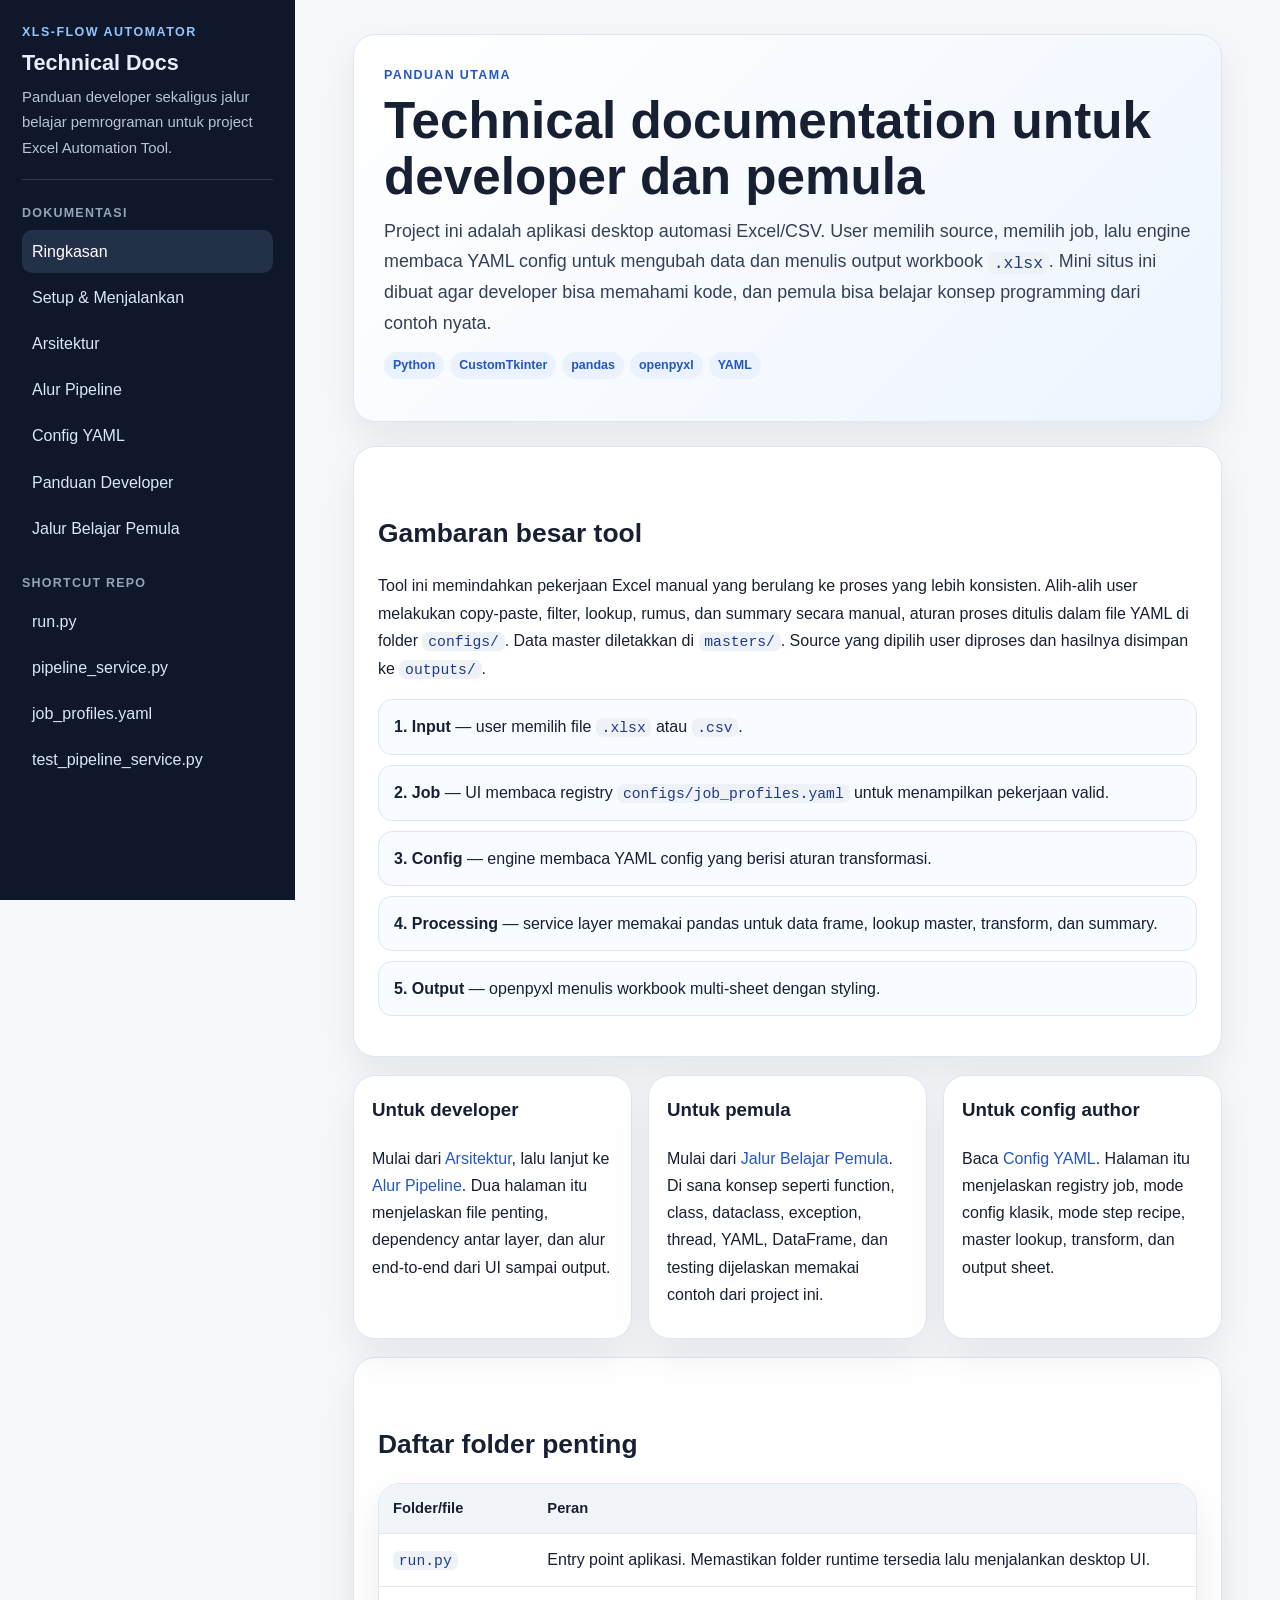
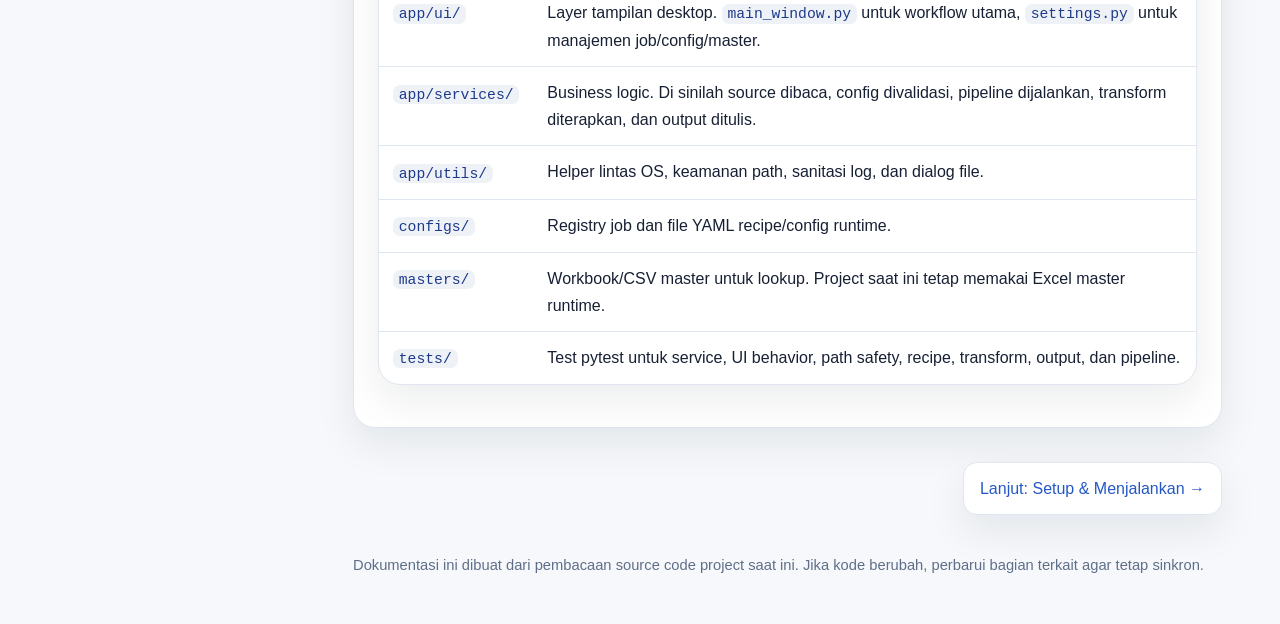
<file: technical-doc-developer/index.html>
<!doctype html><html lang="id"><head><meta charset="utf-8"><meta name="viewport" content="width=device-width, initial-scale=1"><title>Ringkasan Technical Doc</title><link rel="stylesheet" href="assets/styles.css"></head><body><div class="layout">
<aside class="sidebar">
  <div class="brand"><div class="kicker">XLS-Flow Automator</div><h1>Technical Docs</h1><p>Panduan developer sekaligus jalur belajar pemrograman untuk project Excel Automation Tool.</p></div>
  <div class="nav-section"><h2>Dokumentasi</h2>
    <a href="index.html" class="active">Ringkasan</a>
    <a href="getting-started.html" >Setup & Menjalankan</a>
    <a href="architecture.html" >Arsitektur</a>
    <a href="pipeline.html" >Alur Pipeline</a>
    <a href="config-yaml.html" >Config YAML</a>
    <a href="developer-guide.html" >Panduan Developer</a>
    <a href="learning-path.html" >Jalur Belajar Pemula</a>
  </div>
  <div class="nav-section"><h2>Shortcut Repo</h2>
    <a href="../run.py">run.py</a>
    <a href="../app/services/pipeline_service.py">pipeline_service.py</a>
    <a href="../configs/job_profiles.yaml">job_profiles.yaml</a>
    <a href="../tests/test_pipeline_service.py">test_pipeline_service.py</a>
  </div>
</aside><main class="content">
<section class="hero"><div class="kicker">Panduan utama</div><h1>Technical documentation untuk developer dan pemula</h1><p class="lead">Project ini adalah aplikasi desktop automasi Excel/CSV. User memilih source, memilih job, lalu engine membaca YAML config untuk mengubah data dan menulis output workbook <code>.xlsx</code>. Mini situs ini dibuat agar developer bisa memahami kode, dan pemula bisa belajar konsep programming dari contoh nyata.</p><p><span class="badge">Python</span><span class="badge">CustomTkinter</span><span class="badge">pandas</span><span class="badge">openpyxl</span><span class="badge">YAML</span></p></section>
<section class="card"><h2>Gambaran besar tool</h2><p>Tool ini memindahkan pekerjaan Excel manual yang berulang ke proses yang lebih konsisten. Alih-alih user melakukan copy-paste, filter, lookup, rumus, dan summary secara manual, aturan proses ditulis dalam file YAML di folder <code>configs/</code>. Data master diletakkan di <code>masters/</code>. Source yang dipilih user diproses dan hasilnya disimpan ke <code>outputs/</code>.</p><div class="flow"><div><strong>1. Input</strong> — user memilih file <code>.xlsx</code> atau <code>.csv</code>.</div><div><strong>2. Job</strong> — UI membaca registry <code>configs/job_profiles.yaml</code> untuk menampilkan pekerjaan valid.</div><div><strong>3. Config</strong> — engine membaca YAML config yang berisi aturan transformasi.</div><div><strong>4. Processing</strong> — service layer memakai pandas untuk data frame, lookup master, transform, dan summary.</div><div><strong>5. Output</strong> — openpyxl menulis workbook multi-sheet dengan styling.</div></div></section>
<section class="grid"><div class="grid-card"><h3>Untuk developer</h3><p>Mulai dari <a href="architecture.html">Arsitektur</a>, lalu lanjut ke <a href="pipeline.html">Alur Pipeline</a>. Dua halaman itu menjelaskan file penting, dependency antar layer, dan alur end-to-end dari UI sampai output.</p></div><div class="grid-card"><h3>Untuk pemula</h3><p>Mulai dari <a href="learning-path.html">Jalur Belajar Pemula</a>. Di sana konsep seperti function, class, dataclass, exception, thread, YAML, DataFrame, dan testing dijelaskan memakai contoh dari project ini.</p></div><div class="grid-card"><h3>Untuk config author</h3><p>Baca <a href="config-yaml.html">Config YAML</a>. Halaman itu menjelaskan registry job, mode config klasik, mode step recipe, master lookup, transform, dan output sheet.</p></div></section>
<section class="card"><h2>Daftar folder penting</h2><table><tr><th>Folder/file</th><th>Peran</th></tr><tr><td><code>run.py</code></td><td>Entry point aplikasi. Memastikan folder runtime tersedia lalu menjalankan desktop UI.</td></tr><tr><td><code>app/ui/</code></td><td>Layer tampilan desktop. <code>main_window.py</code> untuk workflow utama, <code>settings.py</code> untuk manajemen job/config/master.</td></tr><tr><td><code>app/services/</code></td><td>Business logic. Di sinilah source dibaca, config divalidasi, pipeline dijalankan, transform diterapkan, dan output ditulis.</td></tr><tr><td><code>app/utils/</code></td><td>Helper lintas OS, keamanan path, sanitasi log, dan dialog file.</td></tr><tr><td><code>configs/</code></td><td>Registry job dan file YAML recipe/config runtime.</td></tr><tr><td><code>masters/</code></td><td>Workbook/CSV master untuk lookup. Project saat ini tetap memakai Excel master runtime.</td></tr><tr><td><code>tests/</code></td><td>Test pytest untuk service, UI behavior, path safety, recipe, transform, output, dan pipeline.</td></tr></table></section>
<div class="next-prev"><span></span><a href="getting-started.html">Lanjut: Setup & Menjalankan →</a></div>
<div class="footer">Dokumentasi ini dibuat dari pembacaan source code project saat ini. Jika kode berubah, perbarui bagian terkait agar tetap sinkron.</div></main></div></body></html>
</file>
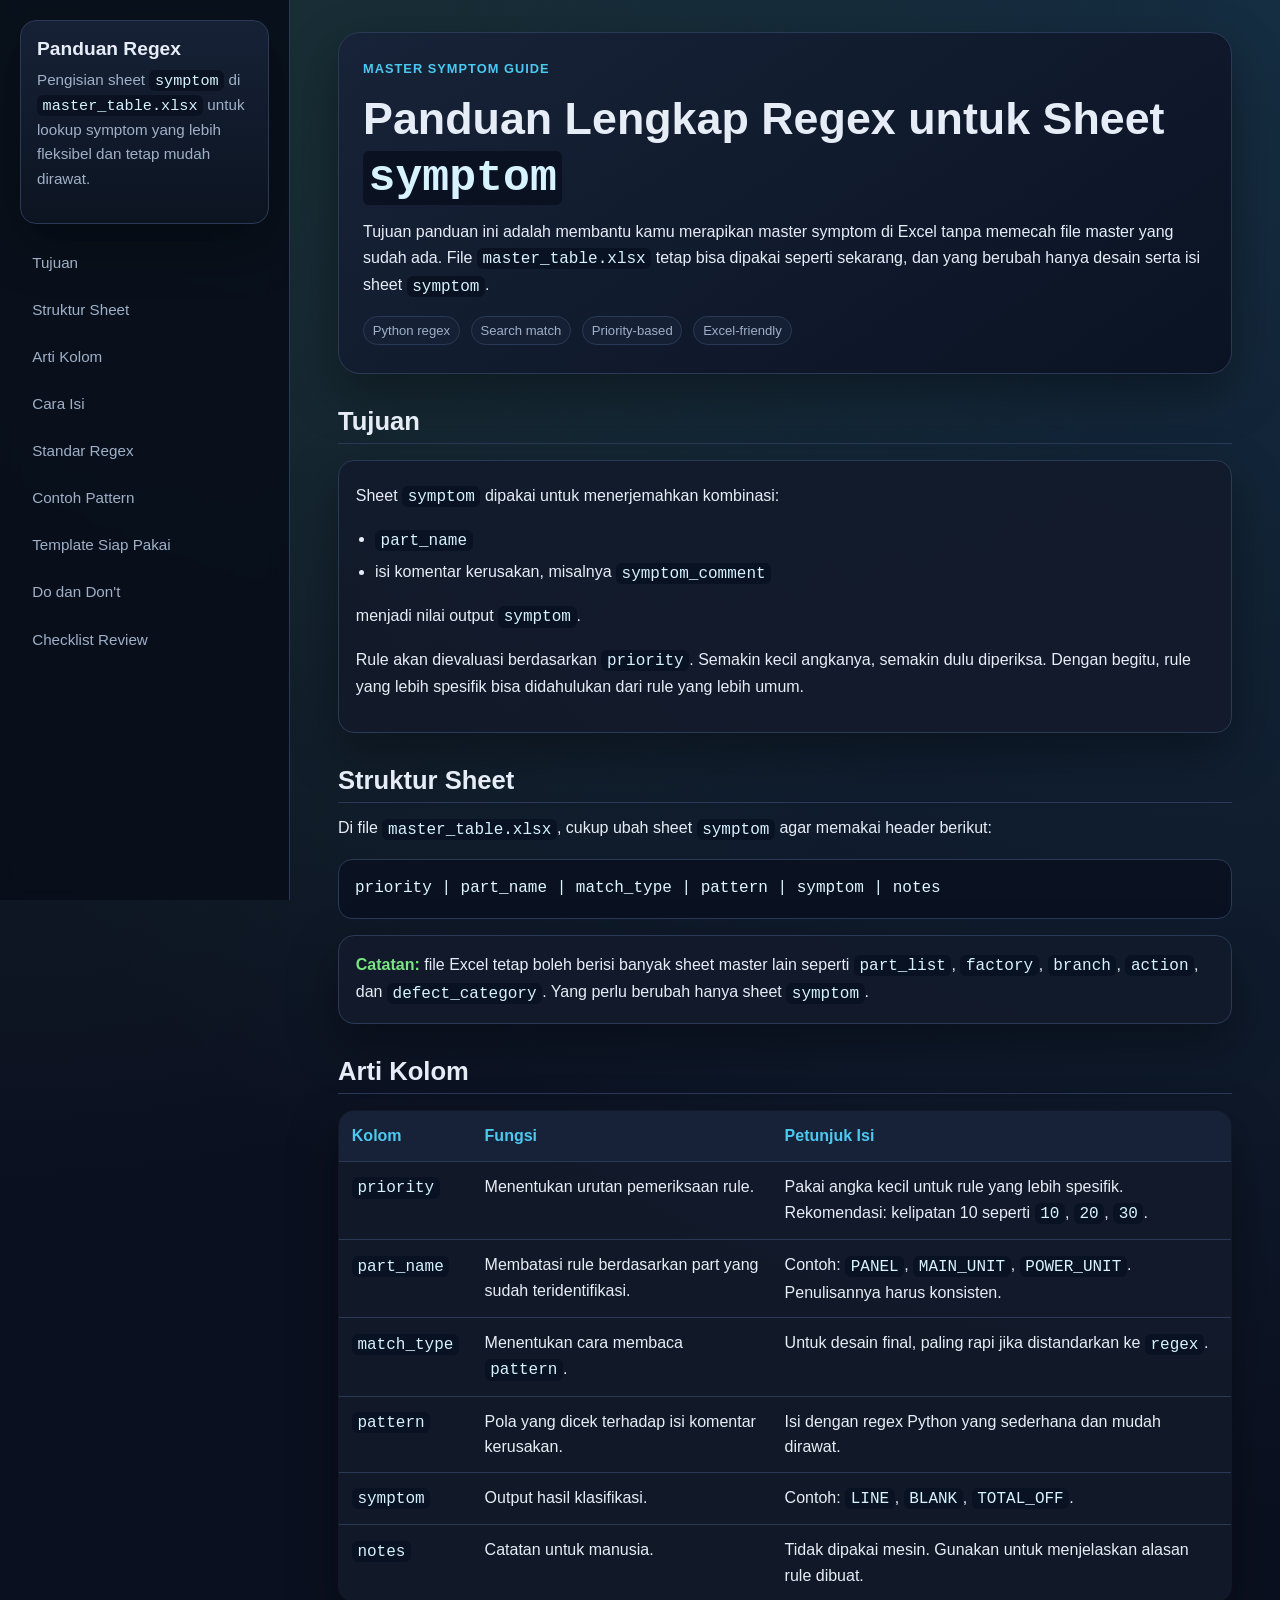
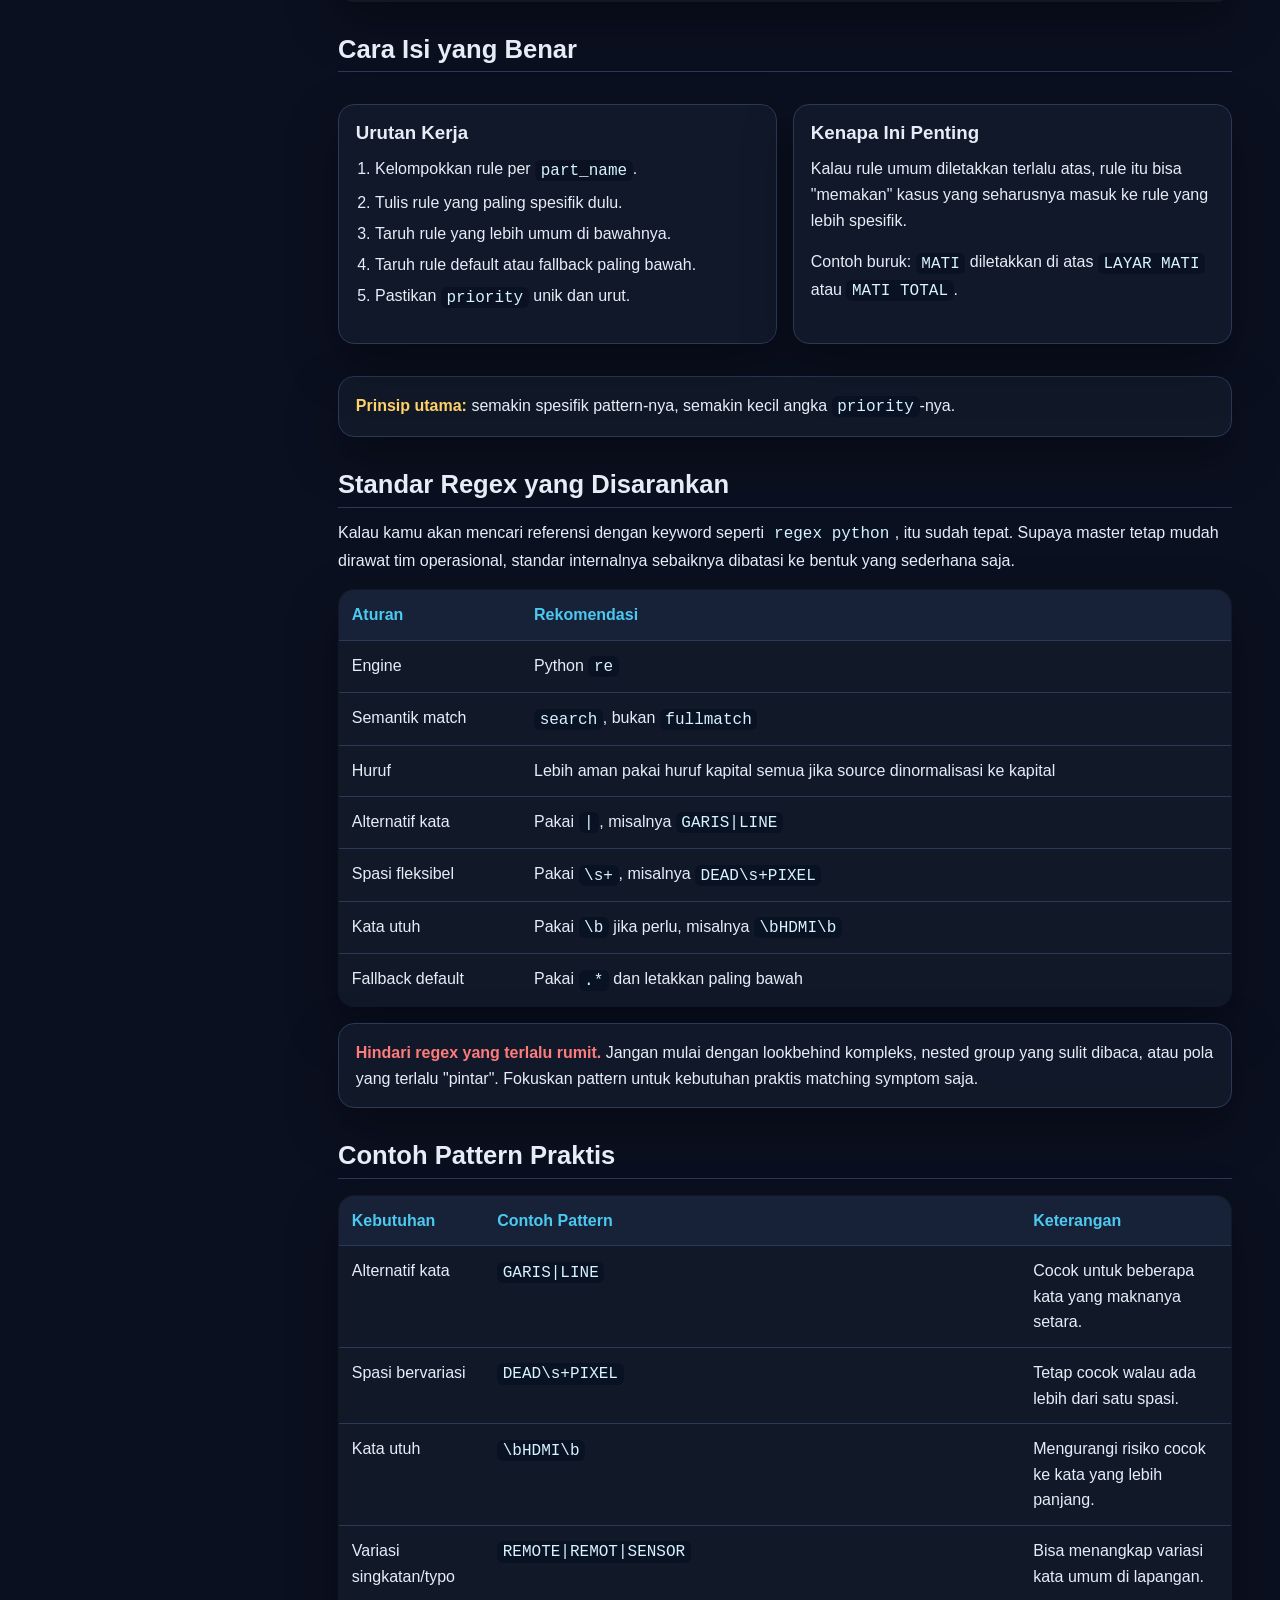
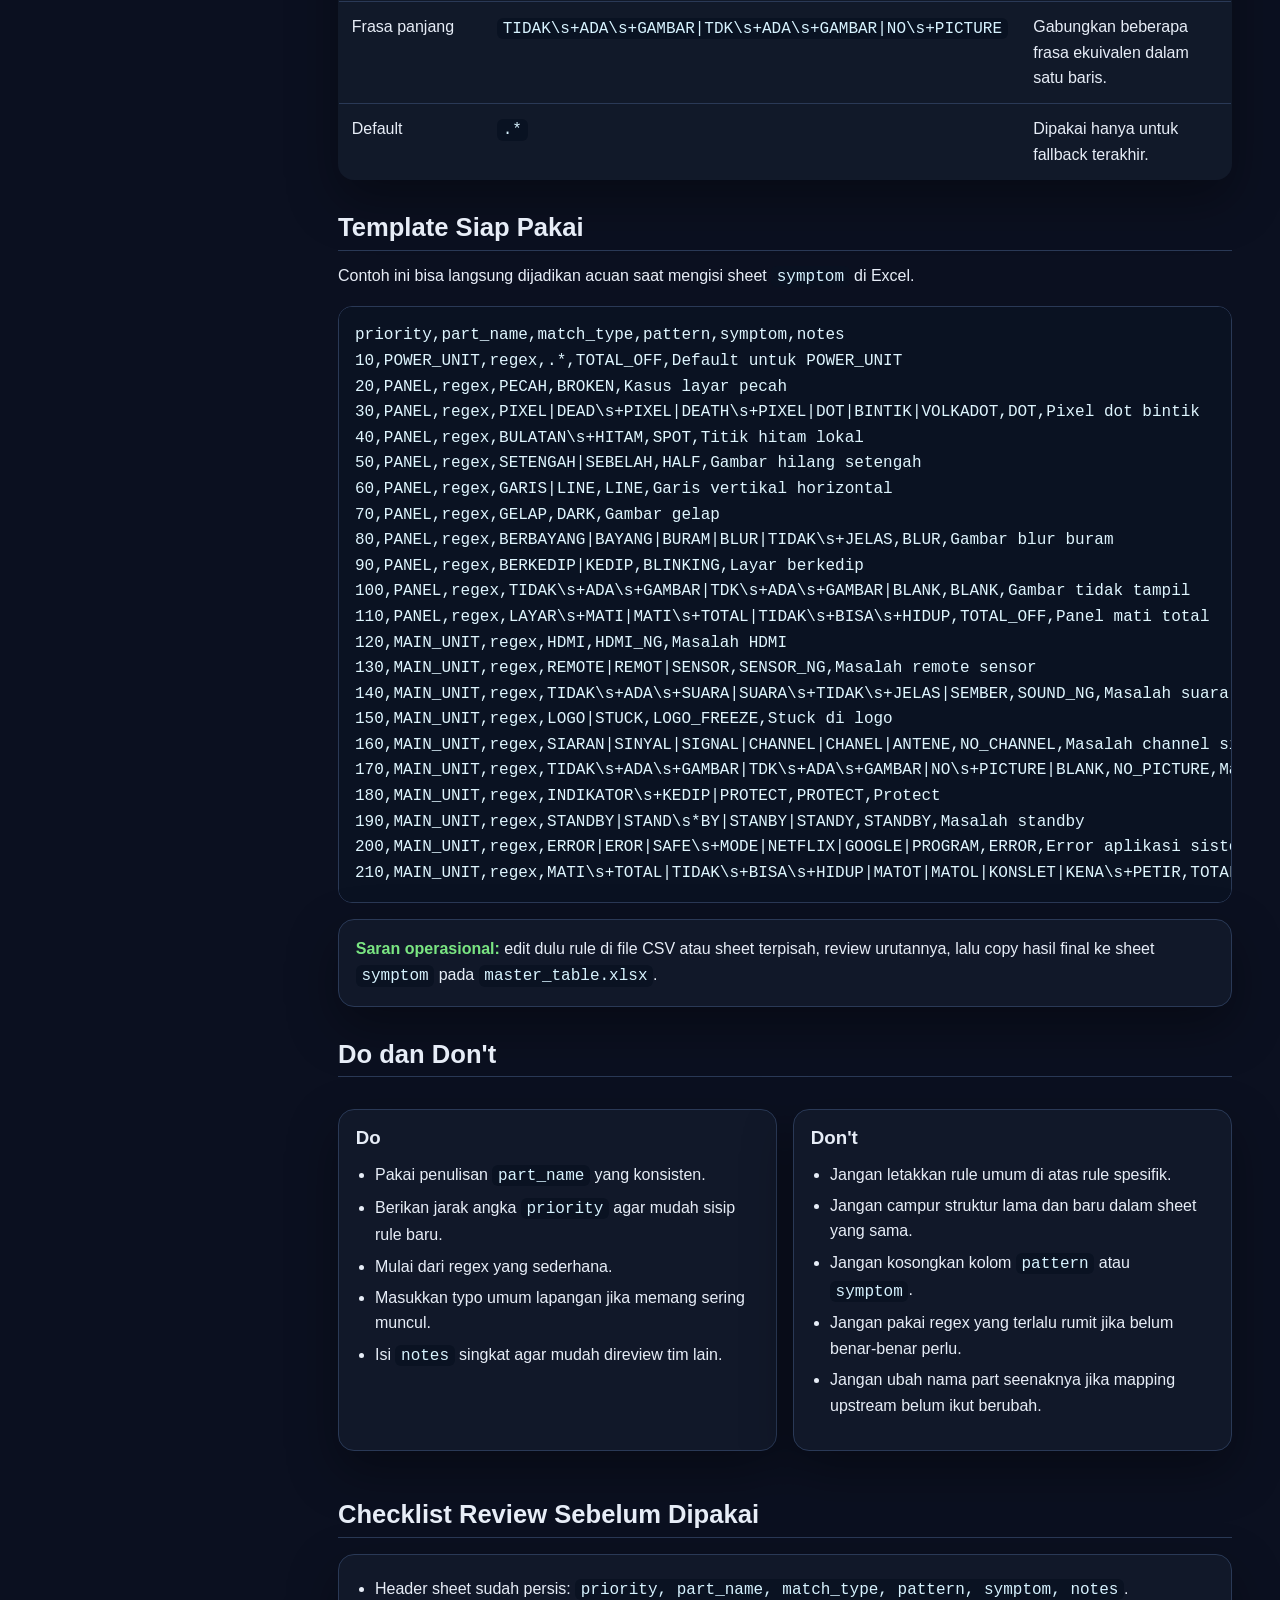
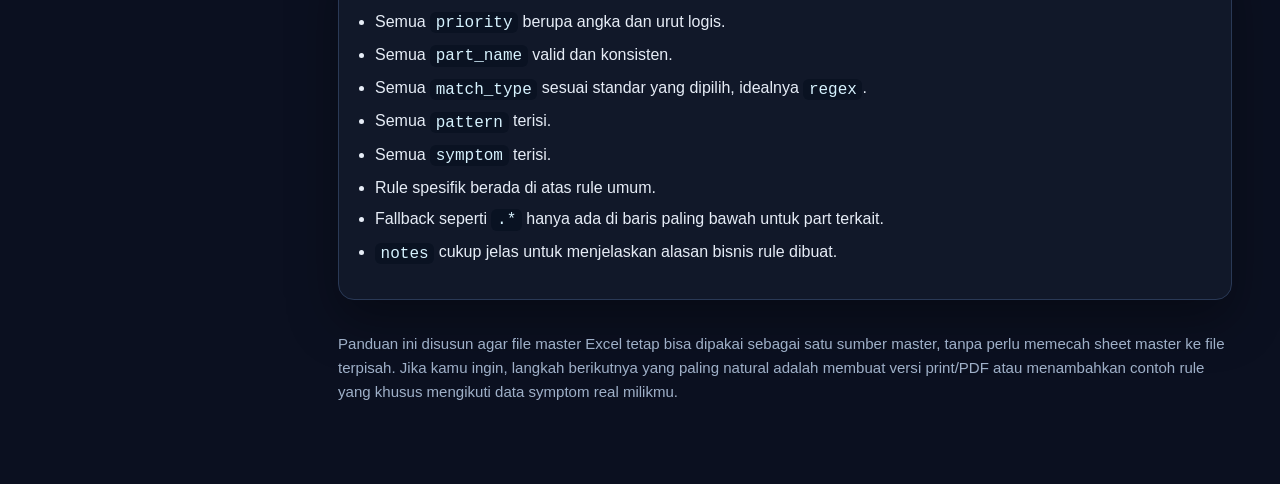
<file: panduan-regex.html>
<!doctype html>
<html lang="id">
<head>
  <meta charset="utf-8">
  <meta name="viewport" content="width=device-width, initial-scale=1">
  <title>Panduan Regex Sheet Symptom</title>
  <style>
    :root {
      --bg: #0b1020;
      --panel: #121a2b;
      --panel-2: #172238;
      --text: #e7edf7;
      --muted: #9fb0c8;
      --accent: #4cc9f0;
      --accent-2: #7ae582;
      --warn: #ffd166;
      --border: #2a3956;
      --code: #0a1222;
      --danger: #ff7b7b;
      --shadow: 0 20px 50px rgba(0, 0, 0, 0.35);
    }

    * {
      box-sizing: border-box;
    }

    html {
      scroll-behavior: smooth;
    }

    body {
      margin: 0;
      font-family: "Segoe UI", Arial, sans-serif;
      color: var(--text);
      background:
        radial-gradient(circle at top right, rgba(76, 201, 240, 0.16), transparent 28%),
        radial-gradient(circle at top left, rgba(122, 229, 130, 0.12), transparent 22%),
        var(--bg);
      line-height: 1.6;
    }

    .layout {
      display: grid;
      grid-template-columns: 290px minmax(0, 1fr);
      min-height: 100vh;
    }

    .sidebar {
      position: sticky;
      top: 0;
      align-self: start;
      height: 100vh;
      padding: 1.25rem;
      border-right: 1px solid var(--border);
      background: rgba(7, 13, 25, 0.86);
      backdrop-filter: blur(10px);
      overflow: auto;
    }

    .brand {
      margin-bottom: 1.1rem;
      padding: 1rem;
      border: 1px solid var(--border);
      border-radius: 16px;
      background: linear-gradient(180deg, rgba(23, 34, 56, 0.95), rgba(13, 20, 34, 0.95));
      box-shadow: var(--shadow);
    }

    .brand h1 {
      margin: 0 0 0.35rem;
      font-size: 1.2rem;
      line-height: 1.3;
    }

    .brand p,
    .sidebar p,
    .sidebar li,
    .sidebar a {
      color: var(--muted);
      font-size: 0.95rem;
    }

    .sidebar nav a {
      display: block;
      padding: 0.5rem 0.7rem;
      margin-bottom: 0.3rem;
      border: 1px solid transparent;
      border-radius: 10px;
      text-decoration: none;
    }

    .sidebar nav a:hover {
      color: var(--text);
      border-color: var(--border);
      background: rgba(23, 34, 56, 0.7);
    }

    .content {
      padding: 2rem clamp(1rem, 4vw, 3rem) 4rem;
    }

    .hero {
      padding: 1.4rem 1.5rem;
      margin-bottom: 1.4rem;
      border: 1px solid var(--border);
      border-radius: 22px;
      background: linear-gradient(145deg, rgba(23, 34, 56, 0.92), rgba(10, 18, 34, 0.96));
      box-shadow: var(--shadow);
    }

    .hero .eyebrow {
      display: inline-block;
      margin-bottom: 0.7rem;
      color: var(--accent);
      font-size: 0.8rem;
      font-weight: 700;
      text-transform: uppercase;
      letter-spacing: 0.08em;
    }

    h1, h2, h3 {
      margin: 0 0 0.75rem;
      line-height: 1.25;
    }

    h1 {
      font-size: clamp(1.8rem, 4vw, 2.8rem);
    }

    h2 {
      margin-top: 2rem;
      font-size: clamp(1.3rem, 2vw, 1.8rem);
      padding-bottom: 0.35rem;
      border-bottom: 1px solid var(--border);
    }

    p {
      margin: 0.35rem 0 1rem;
    }

    .panel,
    .callout,
    table {
      border: 1px solid var(--border);
      border-radius: 16px;
      background: rgba(18, 26, 43, 0.9);
      box-shadow: var(--shadow);
    }

    .panel,
    .callout {
      padding: 1rem 1.05rem;
      margin: 1rem 0;
    }

    .callout strong {
      color: var(--accent-2);
    }

    .warn strong {
      color: var(--warn);
    }

    .danger strong {
      color: var(--danger);
    }

    .grid {
      display: grid;
      grid-template-columns: repeat(2, minmax(0, 1fr));
      gap: 1rem;
      margin: 1rem 0;
    }

    ul,
    ol {
      padding-left: 1.2rem;
      margin: 0.3rem 0 1rem;
    }

    li {
      margin-bottom: 0.35rem;
    }

    code,
    pre {
      font-family: Consolas, "Courier New", monospace;
    }

    code {
      padding: 0.1rem 0.35rem;
      border-radius: 6px;
      background: rgba(10, 18, 34, 0.95);
      color: #d7f3ff;
    }

    pre {
      margin: 0.8rem 0 1rem;
      padding: 1rem;
      overflow: auto;
      border: 1px solid var(--border);
      border-radius: 14px;
      background: var(--code);
      color: #dff6ff;
    }

    table {
      width: 100%;
      border-collapse: collapse;
      overflow: hidden;
      margin: 1rem 0;
    }

    th,
    td {
      padding: 0.75rem 0.8rem;
      border-bottom: 1px solid var(--border);
      text-align: left;
      vertical-align: top;
    }

    th {
      background: rgba(23, 34, 56, 0.96);
      color: var(--accent);
    }

    tr:last-child td {
      border-bottom: none;
    }

    .tag {
      display: inline-block;
      margin-right: 0.4rem;
      margin-bottom: 0.35rem;
      padding: 0.18rem 0.55rem;
      border: 1px solid var(--border);
      border-radius: 999px;
      font-size: 0.82rem;
      color: var(--muted);
      background: rgba(23, 34, 56, 0.8);
    }

    .footer-note {
      margin-top: 2rem;
      color: var(--muted);
      font-size: 0.94rem;
    }

    @media (max-width: 980px) {
      .layout {
        grid-template-columns: 1fr;
      }

      .sidebar {
        position: static;
        height: auto;
        border-right: none;
        border-bottom: 1px solid var(--border);
      }

      .grid {
        grid-template-columns: 1fr;
      }
    }
  </style>
</head>
<body>
  <div class="layout">
    <aside class="sidebar">
      <div class="brand">
        <h1>Panduan Regex</h1>
        <p>Pengisian sheet <code>symptom</code> di <code>master_table.xlsx</code> untuk lookup symptom yang lebih fleksibel dan tetap mudah dirawat.</p>
      </div>

      <nav>
        <a href="#tujuan">Tujuan</a>
        <a href="#sheet">Struktur Sheet</a>
        <a href="#kolom">Arti Kolom</a>
        <a href="#alur">Cara Isi</a>
        <a href="#regex">Standar Regex</a>
        <a href="#contoh">Contoh Pattern</a>
        <a href="#template">Template Siap Pakai</a>
        <a href="#do-dont">Do dan Don't</a>
        <a href="#checklist">Checklist Review</a>
      </nav>
    </aside>

    <main class="content">
      <section class="hero">
        <span class="eyebrow">Master Symptom Guide</span>
        <h1>Panduan Lengkap Regex untuk Sheet <code>symptom</code></h1>
        <p>Tujuan panduan ini adalah membantu kamu merapikan master symptom di Excel tanpa memecah file master yang sudah ada. File <code>master_table.xlsx</code> tetap bisa dipakai seperti sekarang, dan yang berubah hanya desain serta isi sheet <code>symptom</code>.</p>
        <div>
          <span class="tag">Python regex</span>
          <span class="tag">Search match</span>
          <span class="tag">Priority-based</span>
          <span class="tag">Excel-friendly</span>
        </div>
      </section>

      <section id="tujuan">
        <h2>Tujuan</h2>
        <div class="panel">
          <p>Sheet <code>symptom</code> dipakai untuk menerjemahkan kombinasi:</p>
          <ul>
            <li><code>part_name</code></li>
            <li>isi komentar kerusakan, misalnya <code>symptom_comment</code></li>
          </ul>
          <p>menjadi nilai output <code>symptom</code>.</p>
          <p>Rule akan dievaluasi berdasarkan <code>priority</code>. Semakin kecil angkanya, semakin dulu diperiksa. Dengan begitu, rule yang lebih spesifik bisa didahulukan dari rule yang lebih umum.</p>
        </div>
      </section>

      <section id="sheet">
        <h2>Struktur Sheet</h2>
        <p>Di file <code>master_table.xlsx</code>, cukup ubah sheet <code>symptom</code> agar memakai header berikut:</p>
        <pre>priority | part_name | match_type | pattern | symptom | notes</pre>
        <div class="callout">
          <strong>Catatan:</strong> file Excel tetap boleh berisi banyak sheet master lain seperti <code>part_list</code>, <code>factory</code>, <code>branch</code>, <code>action</code>, dan <code>defect_category</code>. Yang perlu berubah hanya sheet <code>symptom</code>.
        </div>
      </section>

      <section id="kolom">
        <h2>Arti Kolom</h2>
        <table>
          <thead>
            <tr>
              <th>Kolom</th>
              <th>Fungsi</th>
              <th>Petunjuk Isi</th>
            </tr>
          </thead>
          <tbody>
            <tr>
              <td><code>priority</code></td>
              <td>Menentukan urutan pemeriksaan rule.</td>
              <td>Pakai angka kecil untuk rule yang lebih spesifik. Rekomendasi: kelipatan 10 seperti <code>10</code>, <code>20</code>, <code>30</code>.</td>
            </tr>
            <tr>
              <td><code>part_name</code></td>
              <td>Membatasi rule berdasarkan part yang sudah teridentifikasi.</td>
              <td>Contoh: <code>PANEL</code>, <code>MAIN_UNIT</code>, <code>POWER_UNIT</code>. Penulisannya harus konsisten.</td>
            </tr>
            <tr>
              <td><code>match_type</code></td>
              <td>Menentukan cara membaca <code>pattern</code>.</td>
              <td>Untuk desain final, paling rapi jika distandarkan ke <code>regex</code>.</td>
            </tr>
            <tr>
              <td><code>pattern</code></td>
              <td>Pola yang dicek terhadap isi komentar kerusakan.</td>
              <td>Isi dengan regex Python yang sederhana dan mudah dirawat.</td>
            </tr>
            <tr>
              <td><code>symptom</code></td>
              <td>Output hasil klasifikasi.</td>
              <td>Contoh: <code>LINE</code>, <code>BLANK</code>, <code>TOTAL_OFF</code>.</td>
            </tr>
            <tr>
              <td><code>notes</code></td>
              <td>Catatan untuk manusia.</td>
              <td>Tidak dipakai mesin. Gunakan untuk menjelaskan alasan rule dibuat.</td>
            </tr>
          </tbody>
        </table>
      </section>

      <section id="alur">
        <h2>Cara Isi yang Benar</h2>
        <div class="grid">
          <div class="panel">
            <h3>Urutan Kerja</h3>
            <ol>
              <li>Kelompokkan rule per <code>part_name</code>.</li>
              <li>Tulis rule yang paling spesifik dulu.</li>
              <li>Taruh rule yang lebih umum di bawahnya.</li>
              <li>Taruh rule default atau fallback paling bawah.</li>
              <li>Pastikan <code>priority</code> unik dan urut.</li>
            </ol>
          </div>
          <div class="panel">
            <h3>Kenapa Ini Penting</h3>
            <p>Kalau rule umum diletakkan terlalu atas, rule itu bisa "memakan" kasus yang seharusnya masuk ke rule yang lebih spesifik.</p>
            <p>Contoh buruk: <code>MATI</code> diletakkan di atas <code>LAYAR MATI</code> atau <code>MATI TOTAL</code>.</p>
          </div>
        </div>

        <div class="callout warn">
          <strong>Prinsip utama:</strong> semakin spesifik pattern-nya, semakin kecil angka <code>priority</code>-nya.
        </div>
      </section>

      <section id="regex">
        <h2>Standar Regex yang Disarankan</h2>
        <p>Kalau kamu akan mencari referensi dengan keyword seperti <code>regex python</code>, itu sudah tepat. Supaya master tetap mudah dirawat tim operasional, standar internalnya sebaiknya dibatasi ke bentuk yang sederhana saja.</p>

        <table>
          <thead>
            <tr>
              <th>Aturan</th>
              <th>Rekomendasi</th>
            </tr>
          </thead>
          <tbody>
            <tr>
              <td>Engine</td>
              <td>Python <code>re</code></td>
            </tr>
            <tr>
              <td>Semantik match</td>
              <td><code>search</code>, bukan <code>fullmatch</code></td>
            </tr>
            <tr>
              <td>Huruf</td>
              <td>Lebih aman pakai huruf kapital semua jika source dinormalisasi ke kapital</td>
            </tr>
            <tr>
              <td>Alternatif kata</td>
              <td>Pakai <code>|</code>, misalnya <code>GARIS|LINE</code></td>
            </tr>
            <tr>
              <td>Spasi fleksibel</td>
              <td>Pakai <code>\s+</code>, misalnya <code>DEAD\s+PIXEL</code></td>
            </tr>
            <tr>
              <td>Kata utuh</td>
              <td>Pakai <code>\b</code> jika perlu, misalnya <code>\bHDMI\b</code></td>
            </tr>
            <tr>
              <td>Fallback default</td>
              <td>Pakai <code>.*</code> dan letakkan paling bawah</td>
            </tr>
          </tbody>
        </table>

        <div class="callout danger">
          <strong>Hindari regex yang terlalu rumit.</strong> Jangan mulai dengan lookbehind kompleks, nested group yang sulit dibaca, atau pola yang terlalu "pintar". Fokuskan pattern untuk kebutuhan praktis matching symptom saja.
        </div>
      </section>

      <section id="contoh">
        <h2>Contoh Pattern Praktis</h2>
        <table>
          <thead>
            <tr>
              <th>Kebutuhan</th>
              <th>Contoh Pattern</th>
              <th>Keterangan</th>
            </tr>
          </thead>
          <tbody>
            <tr>
              <td>Alternatif kata</td>
              <td><code>GARIS|LINE</code></td>
              <td>Cocok untuk beberapa kata yang maknanya setara.</td>
            </tr>
            <tr>
              <td>Spasi bervariasi</td>
              <td><code>DEAD\s+PIXEL</code></td>
              <td>Tetap cocok walau ada lebih dari satu spasi.</td>
            </tr>
            <tr>
              <td>Kata utuh</td>
              <td><code>\bHDMI\b</code></td>
              <td>Mengurangi risiko cocok ke kata yang lebih panjang.</td>
            </tr>
            <tr>
              <td>Variasi singkatan/typo</td>
              <td><code>REMOTE|REMOT|SENSOR</code></td>
              <td>Bisa menangkap variasi kata umum di lapangan.</td>
            </tr>
            <tr>
              <td>Frasa panjang</td>
              <td><code>TIDAK\s+ADA\s+GAMBAR|TDK\s+ADA\s+GAMBAR|NO\s+PICTURE</code></td>
              <td>Gabungkan beberapa frasa ekuivalen dalam satu baris.</td>
            </tr>
            <tr>
              <td>Default</td>
              <td><code>.*</code></td>
              <td>Dipakai hanya untuk fallback terakhir.</td>
            </tr>
          </tbody>
        </table>
      </section>

      <section id="template">
        <h2>Template Siap Pakai</h2>
        <p>Contoh ini bisa langsung dijadikan acuan saat mengisi sheet <code>symptom</code> di Excel.</p>
        <pre>priority,part_name,match_type,pattern,symptom,notes
10,POWER_UNIT,regex,.*,TOTAL_OFF,Default untuk POWER_UNIT
20,PANEL,regex,PECAH,BROKEN,Kasus layar pecah
30,PANEL,regex,PIXEL|DEAD\s+PIXEL|DEATH\s+PIXEL|DOT|BINTIK|VOLKADOT,DOT,Pixel dot bintik
40,PANEL,regex,BULATAN\s+HITAM,SPOT,Titik hitam lokal
50,PANEL,regex,SETENGAH|SEBELAH,HALF,Gambar hilang setengah
60,PANEL,regex,GARIS|LINE,LINE,Garis vertikal horizontal
70,PANEL,regex,GELAP,DARK,Gambar gelap
80,PANEL,regex,BERBAYANG|BAYANG|BURAM|BLUR|TIDAK\s+JELAS,BLUR,Gambar blur buram
90,PANEL,regex,BERKEDIP|KEDIP,BLINKING,Layar berkedip
100,PANEL,regex,TIDAK\s+ADA\s+GAMBAR|TDK\s+ADA\s+GAMBAR|BLANK,BLANK,Gambar tidak tampil
110,PANEL,regex,LAYAR\s+MATI|MATI\s+TOTAL|TIDAK\s+BISA\s+HIDUP,TOTAL_OFF,Panel mati total
120,MAIN_UNIT,regex,HDMI,HDMI_NG,Masalah HDMI
130,MAIN_UNIT,regex,REMOTE|REMOT|SENSOR,SENSOR_NG,Masalah remote sensor
140,MAIN_UNIT,regex,TIDAK\s+ADA\s+SUARA|SUARA\s+TIDAK\s+JELAS|SEMBER,SOUND_NG,Masalah suara
150,MAIN_UNIT,regex,LOGO|STUCK,LOGO_FREEZE,Stuck di logo
160,MAIN_UNIT,regex,SIARAN|SINYAL|SIGNAL|CHANNEL|CHANEL|ANTENE,NO_CHANNEL,Masalah channel siaran
170,MAIN_UNIT,regex,TIDAK\s+ADA\s+GAMBAR|TDK\s+ADA\s+GAMBAR|NO\s+PICTURE|BLANK,NO_PICTURE,Masalah gambar dari main unit
180,MAIN_UNIT,regex,INDIKATOR\s+KEDIP|PROTECT,PROTECT,Protect
190,MAIN_UNIT,regex,STANDBY|STAND\s*BY|STANBY|STANDY,STANDBY,Masalah standby
200,MAIN_UNIT,regex,ERROR|EROR|SAFE\s+MODE|NETFLIX|GOOGLE|PROGRAM,ERROR,Error aplikasi sistem
210,MAIN_UNIT,regex,MATI\s+TOTAL|TIDAK\s+BISA\s+HIDUP|MATOT|MATOL|KONSLET|KENA\s+PETIR,TOTAL_OFF,Main unit mati total</pre>

        <div class="callout">
          <strong>Saran operasional:</strong> edit dulu rule di file CSV atau sheet terpisah, review urutannya, lalu copy hasil final ke sheet <code>symptom</code> pada <code>master_table.xlsx</code>.
        </div>
      </section>

      <section id="do-dont">
        <h2>Do dan Don't</h2>
        <div class="grid">
          <div class="panel">
            <h3>Do</h3>
            <ul>
              <li>Pakai penulisan <code>part_name</code> yang konsisten.</li>
              <li>Berikan jarak angka <code>priority</code> agar mudah sisip rule baru.</li>
              <li>Mulai dari regex yang sederhana.</li>
              <li>Masukkan typo umum lapangan jika memang sering muncul.</li>
              <li>Isi <code>notes</code> singkat agar mudah direview tim lain.</li>
            </ul>
          </div>
          <div class="panel">
            <h3>Don't</h3>
            <ul>
              <li>Jangan letakkan rule umum di atas rule spesifik.</li>
              <li>Jangan campur struktur lama dan baru dalam sheet yang sama.</li>
              <li>Jangan kosongkan kolom <code>pattern</code> atau <code>symptom</code>.</li>
              <li>Jangan pakai regex yang terlalu rumit jika belum benar-benar perlu.</li>
              <li>Jangan ubah nama part seenaknya jika mapping upstream belum ikut berubah.</li>
            </ul>
          </div>
        </div>
      </section>

      <section id="checklist">
        <h2>Checklist Review Sebelum Dipakai</h2>
        <div class="panel">
          <ul>
            <li>Header sheet sudah persis: <code>priority, part_name, match_type, pattern, symptom, notes</code>.</li>
            <li>Semua <code>priority</code> berupa angka dan urut logis.</li>
            <li>Semua <code>part_name</code> valid dan konsisten.</li>
            <li>Semua <code>match_type</code> sesuai standar yang dipilih, idealnya <code>regex</code>.</li>
            <li>Semua <code>pattern</code> terisi.</li>
            <li>Semua <code>symptom</code> terisi.</li>
            <li>Rule spesifik berada di atas rule umum.</li>
            <li>Fallback seperti <code>.*</code> hanya ada di baris paling bawah untuk part terkait.</li>
            <li><code>notes</code> cukup jelas untuk menjelaskan alasan bisnis rule dibuat.</li>
          </ul>
        </div>
      </section>

      <p class="footer-note">Panduan ini disusun agar file master Excel tetap bisa dipakai sebagai satu sumber master, tanpa perlu memecah sheet master ke file terpisah. Jika kamu ingin, langkah berikutnya yang paling natural adalah membuat versi print/PDF atau menambahkan contoh rule yang khusus mengikuti data symptom real milikmu.</p>
    </main>
  </div>
</body>
</html>
</file>
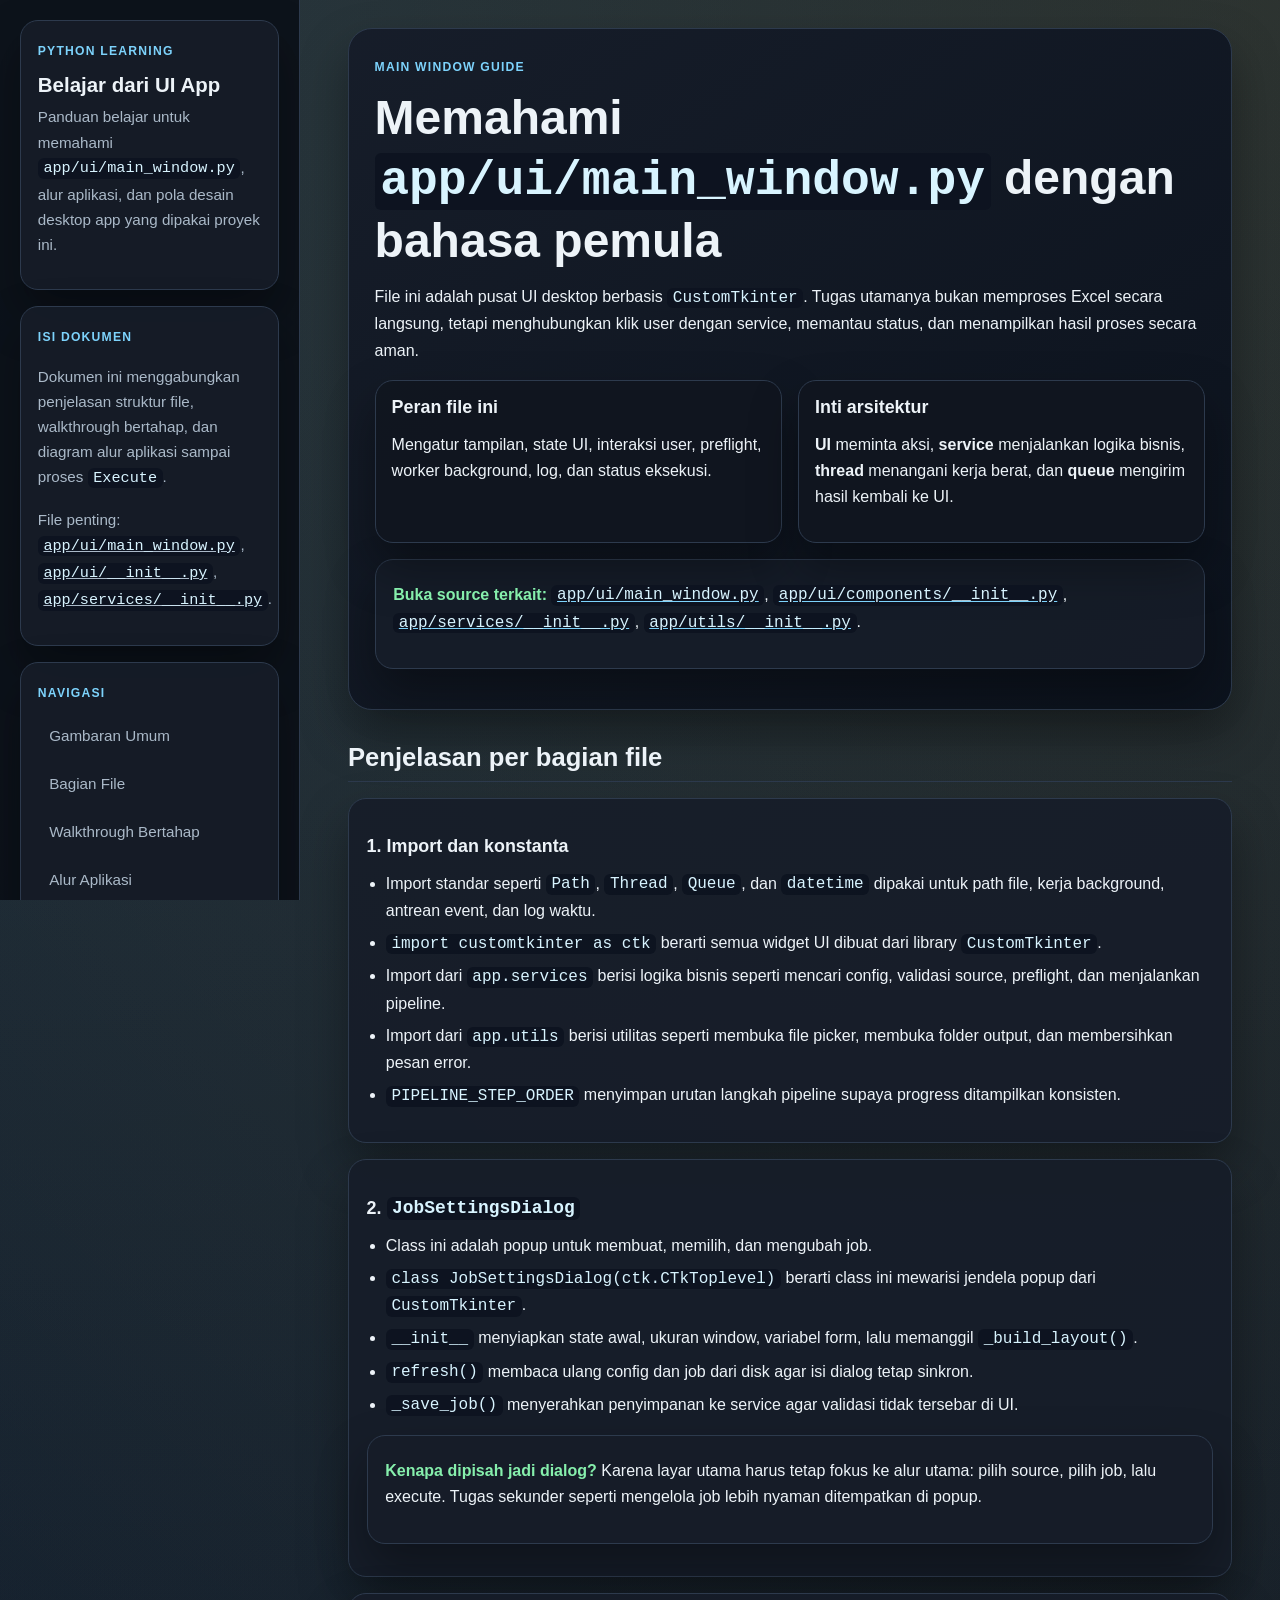
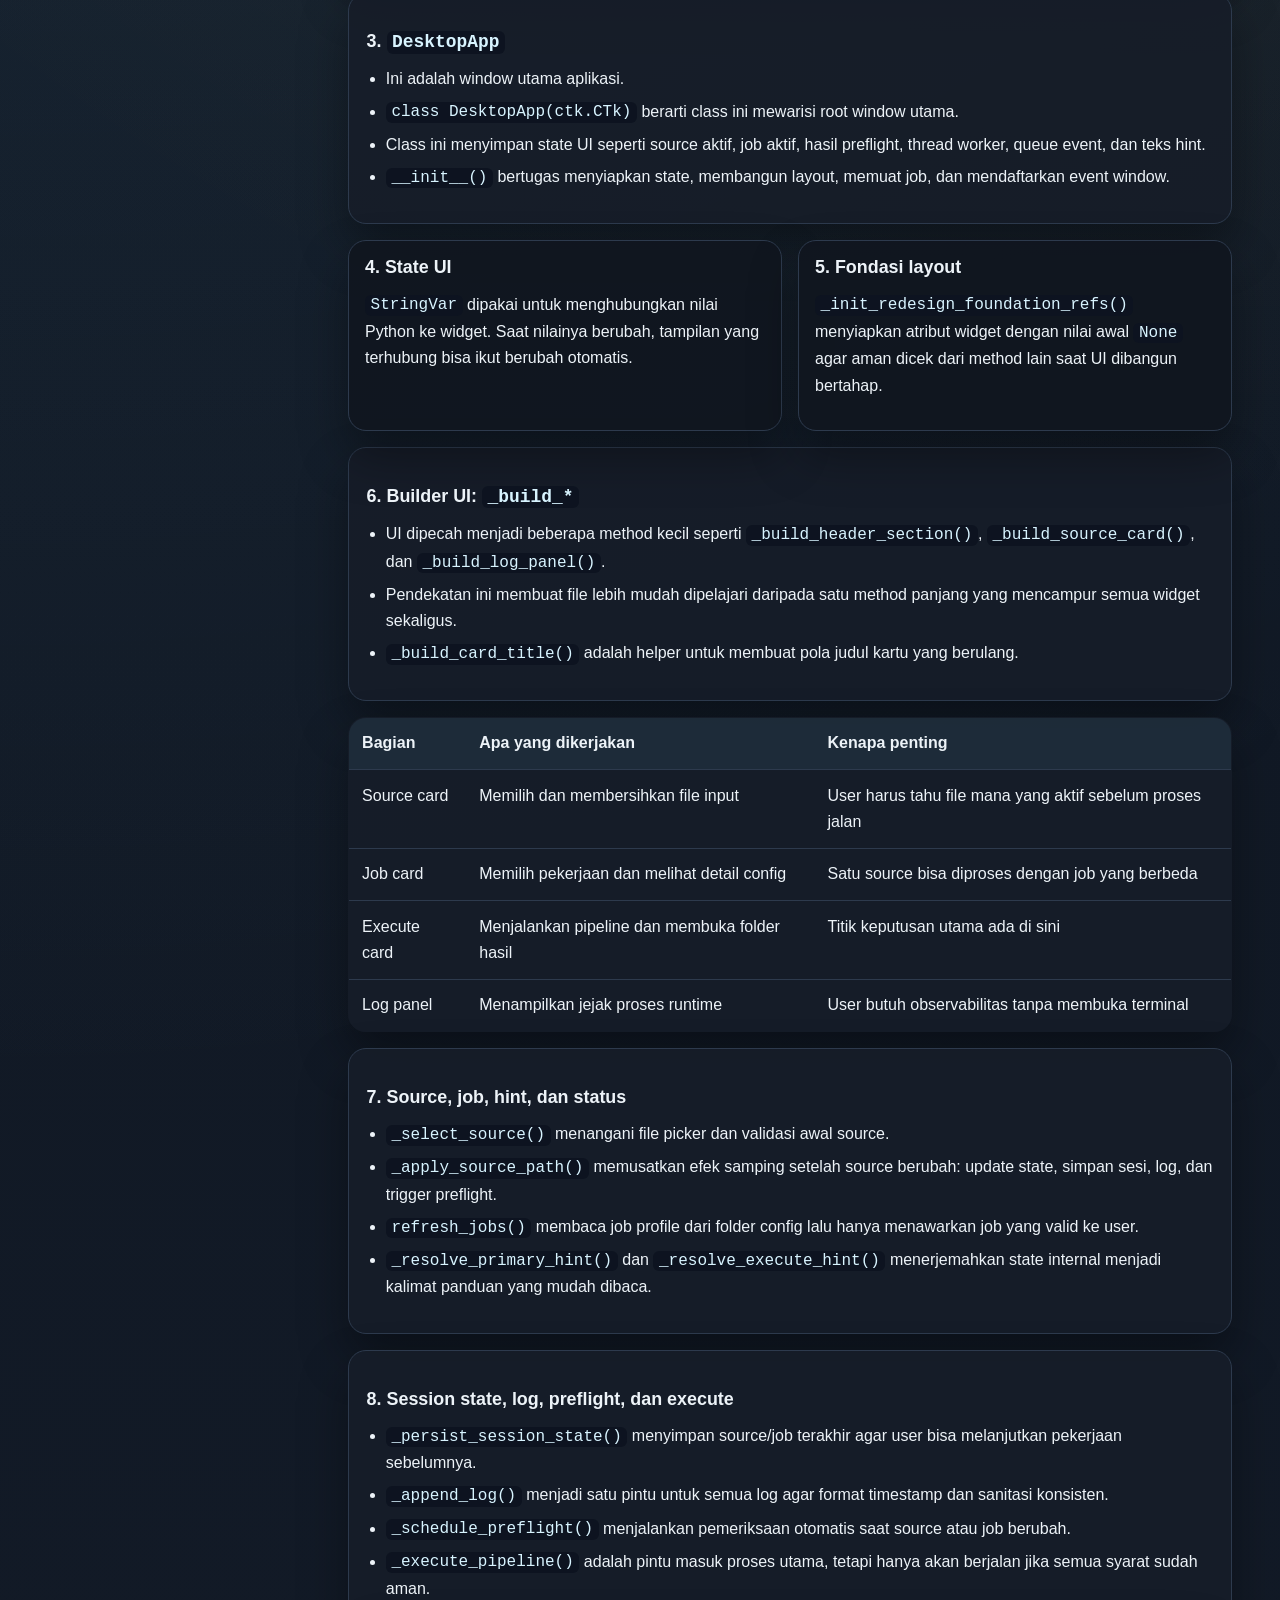
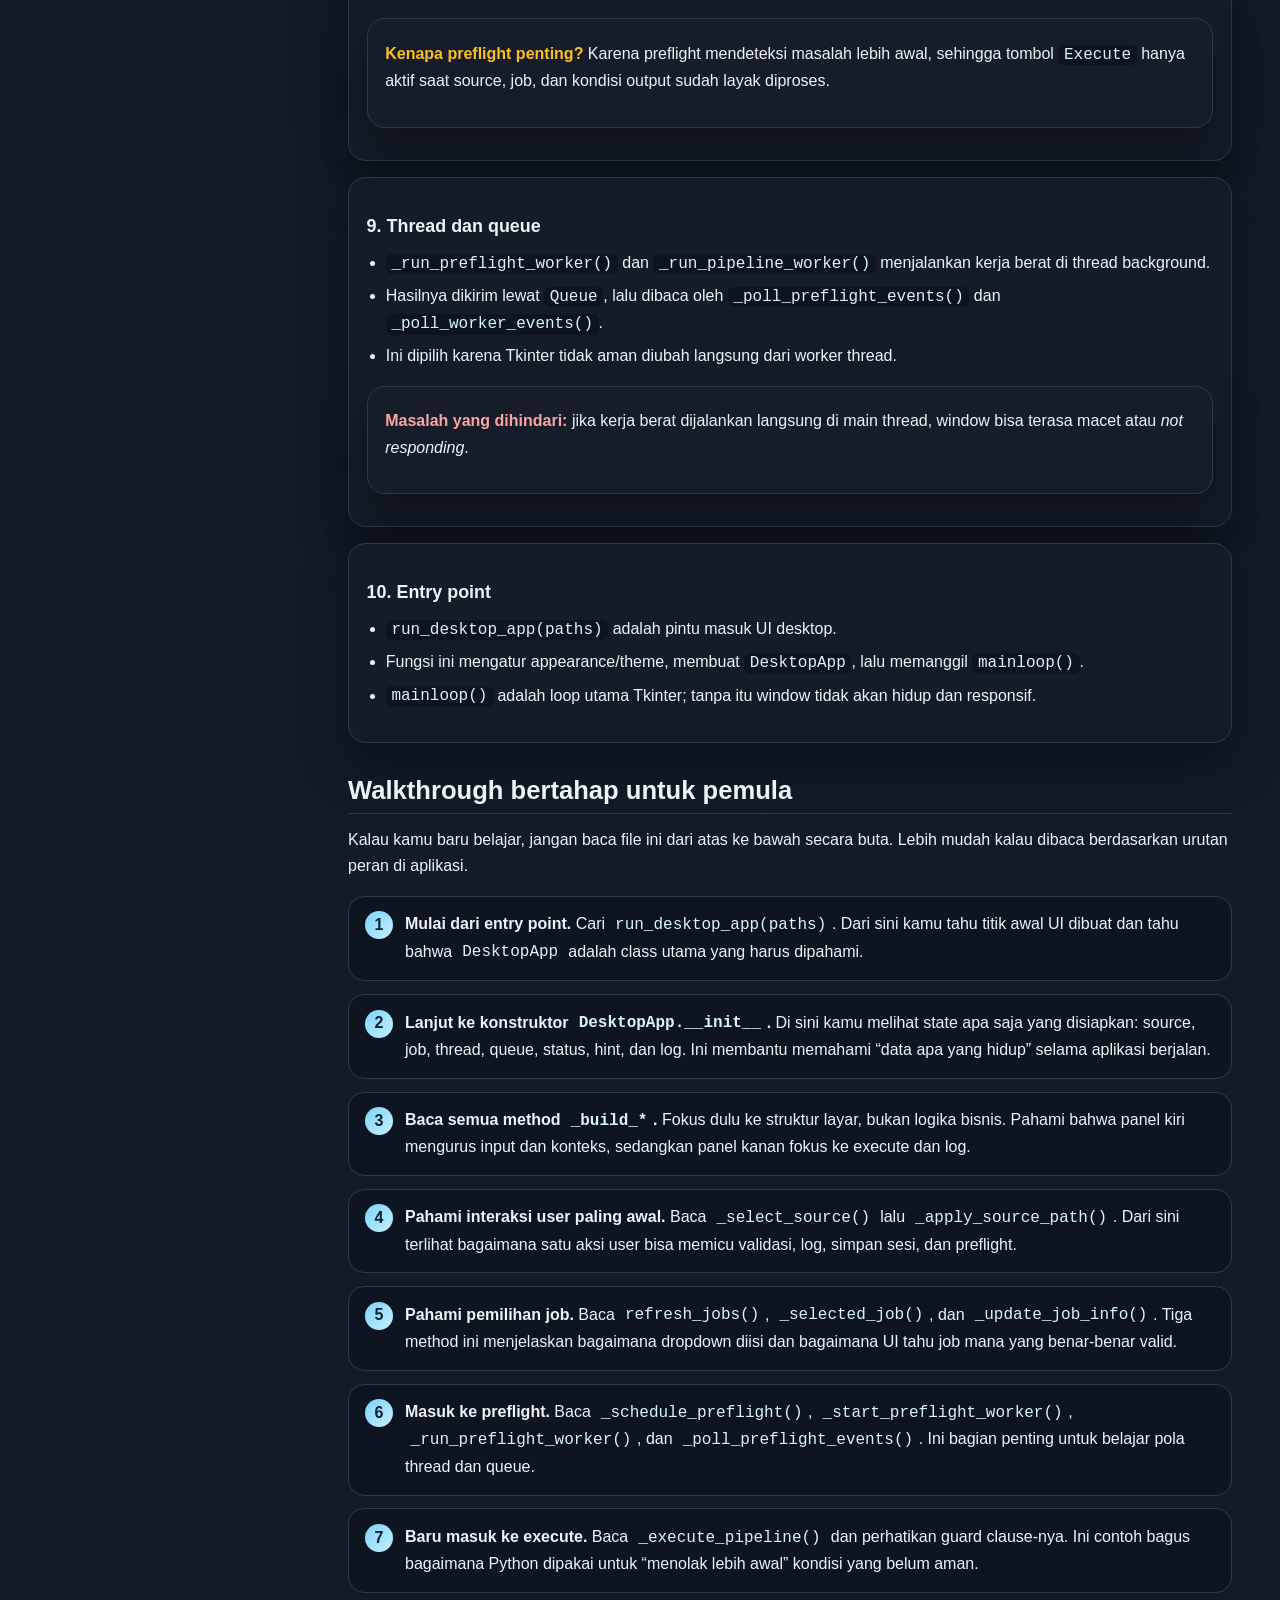
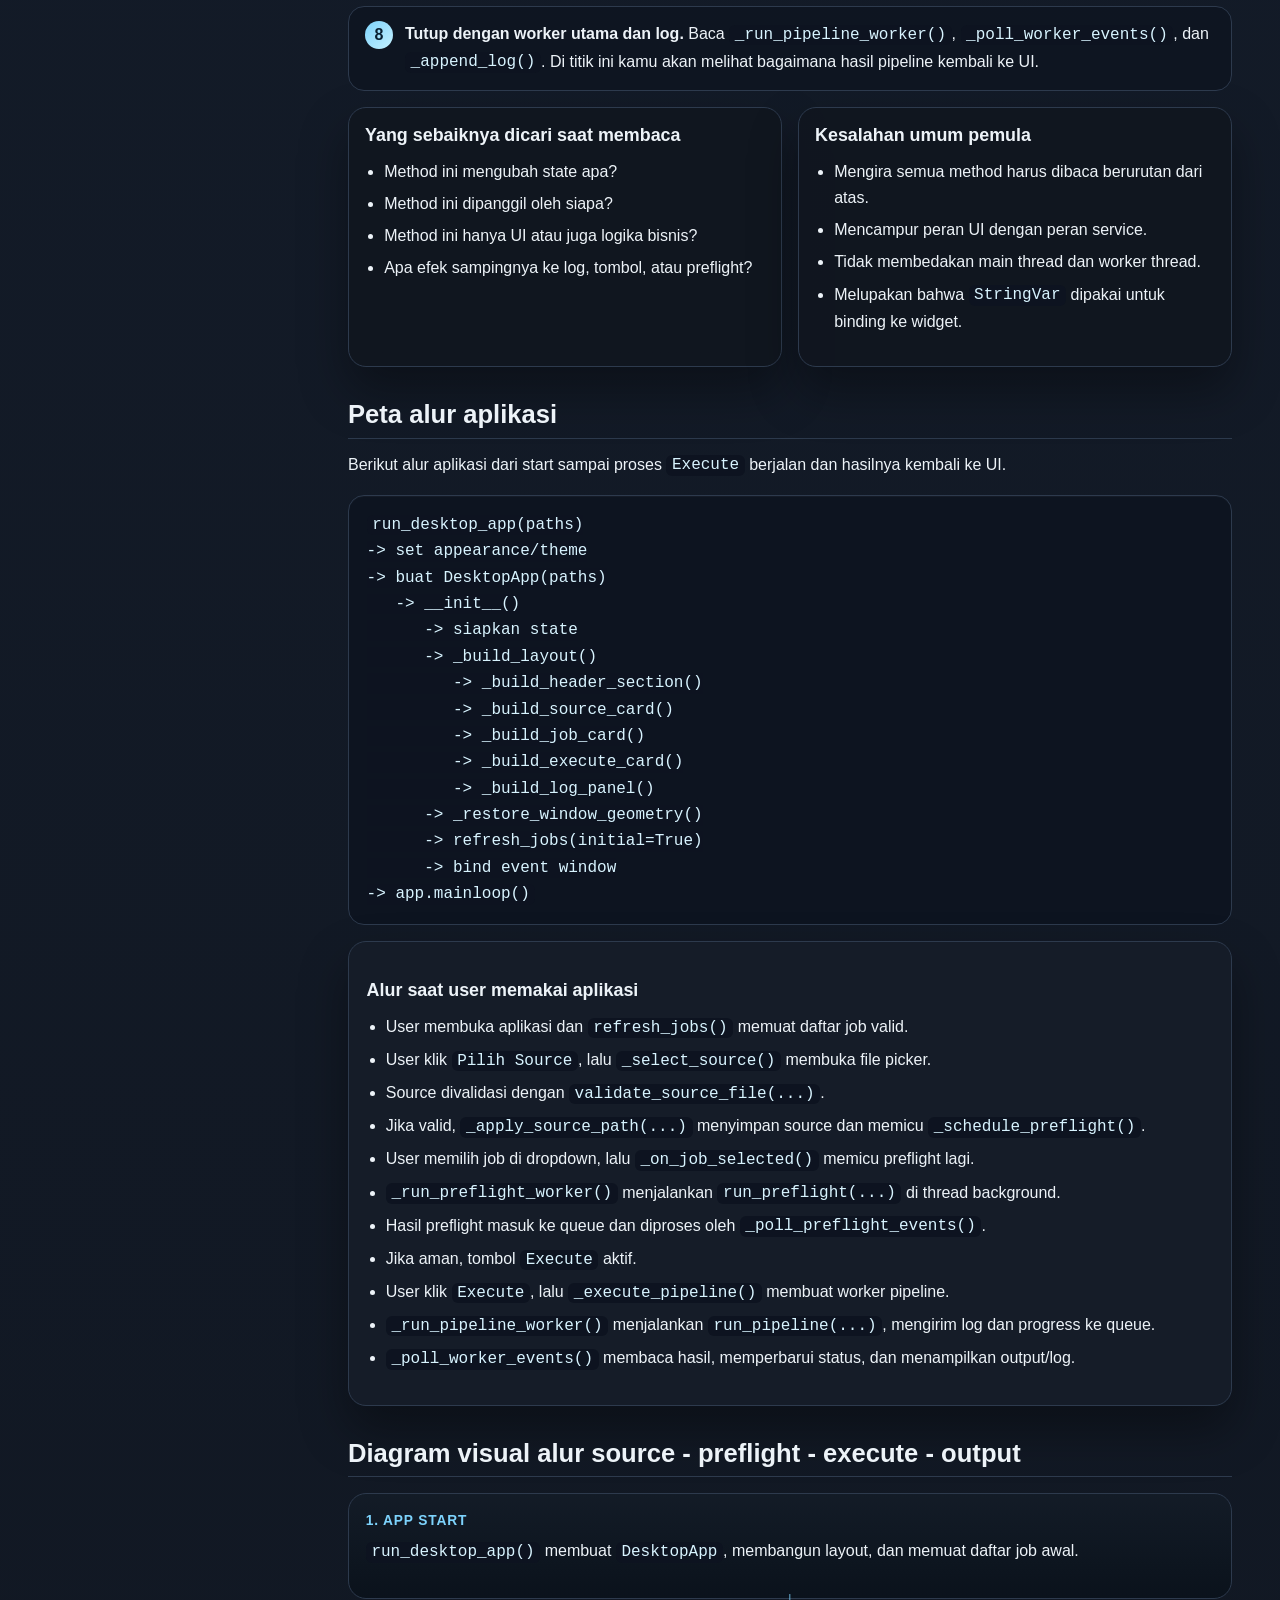
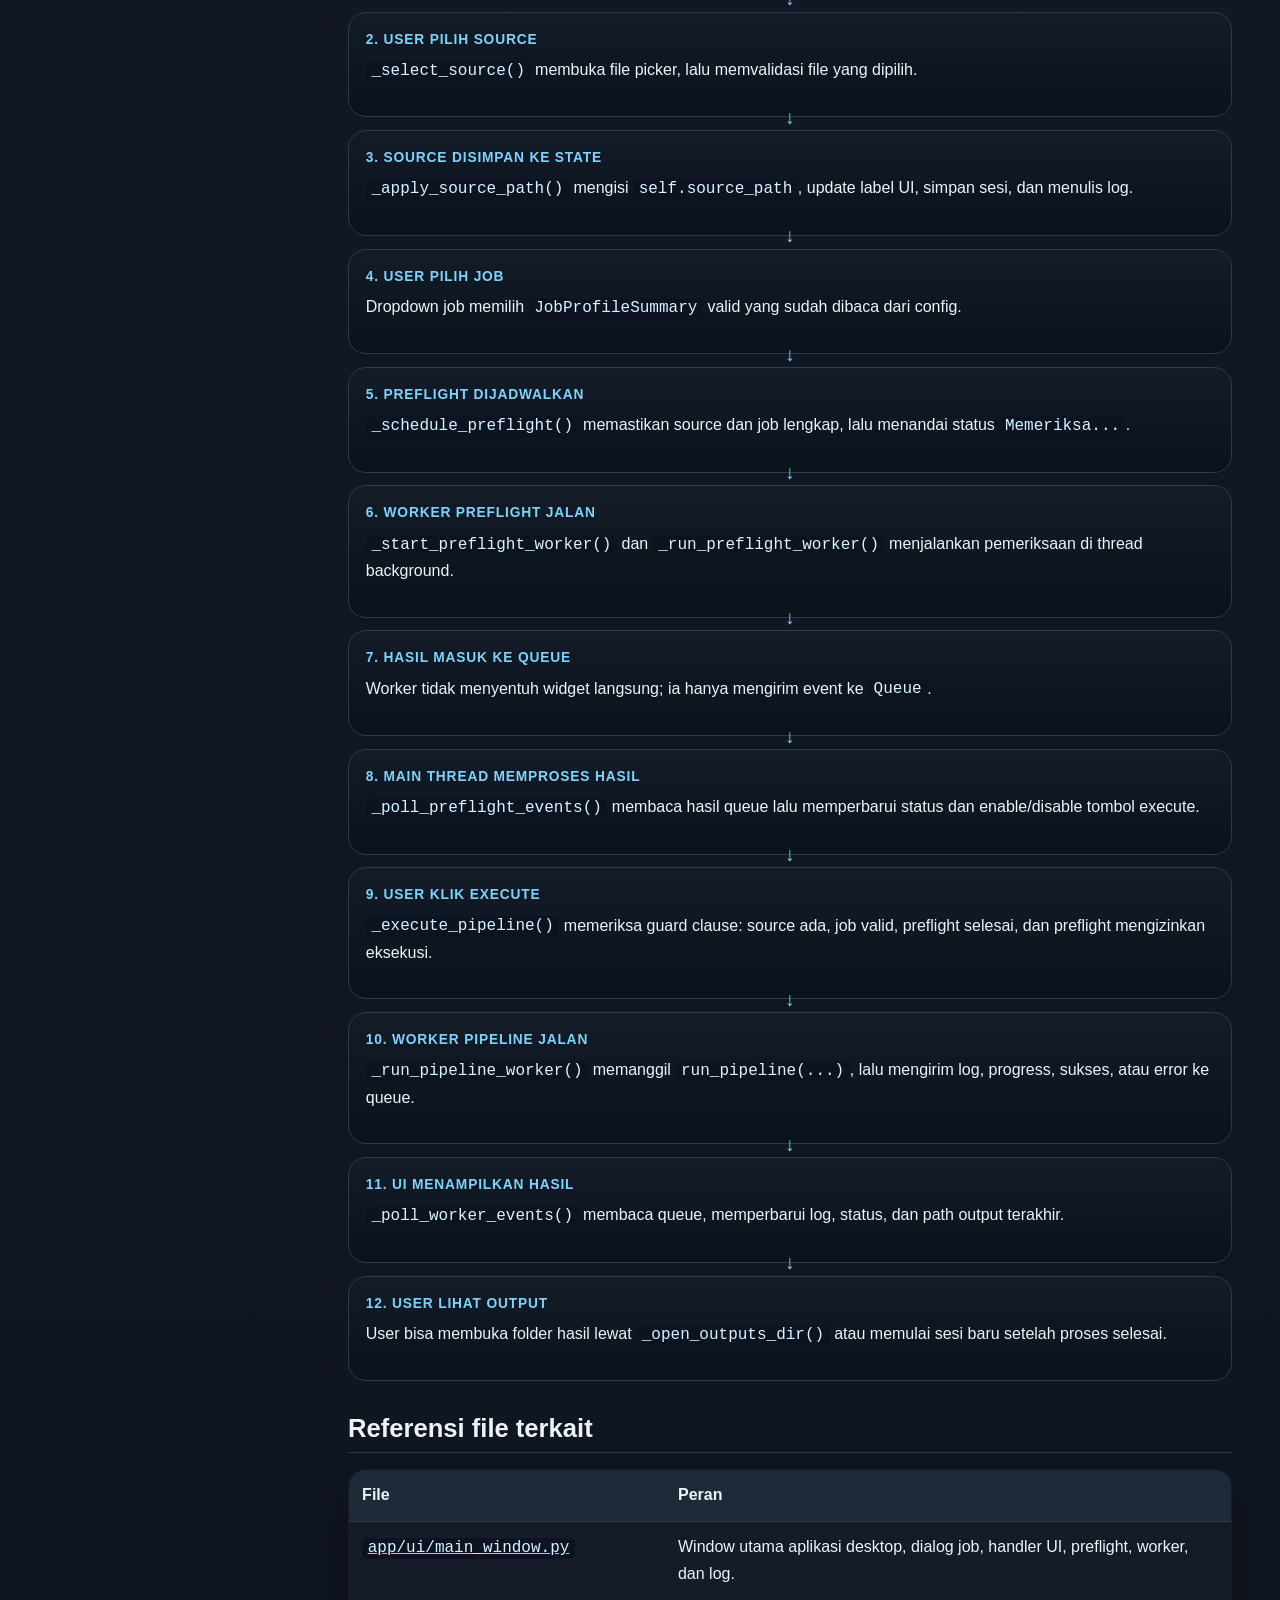
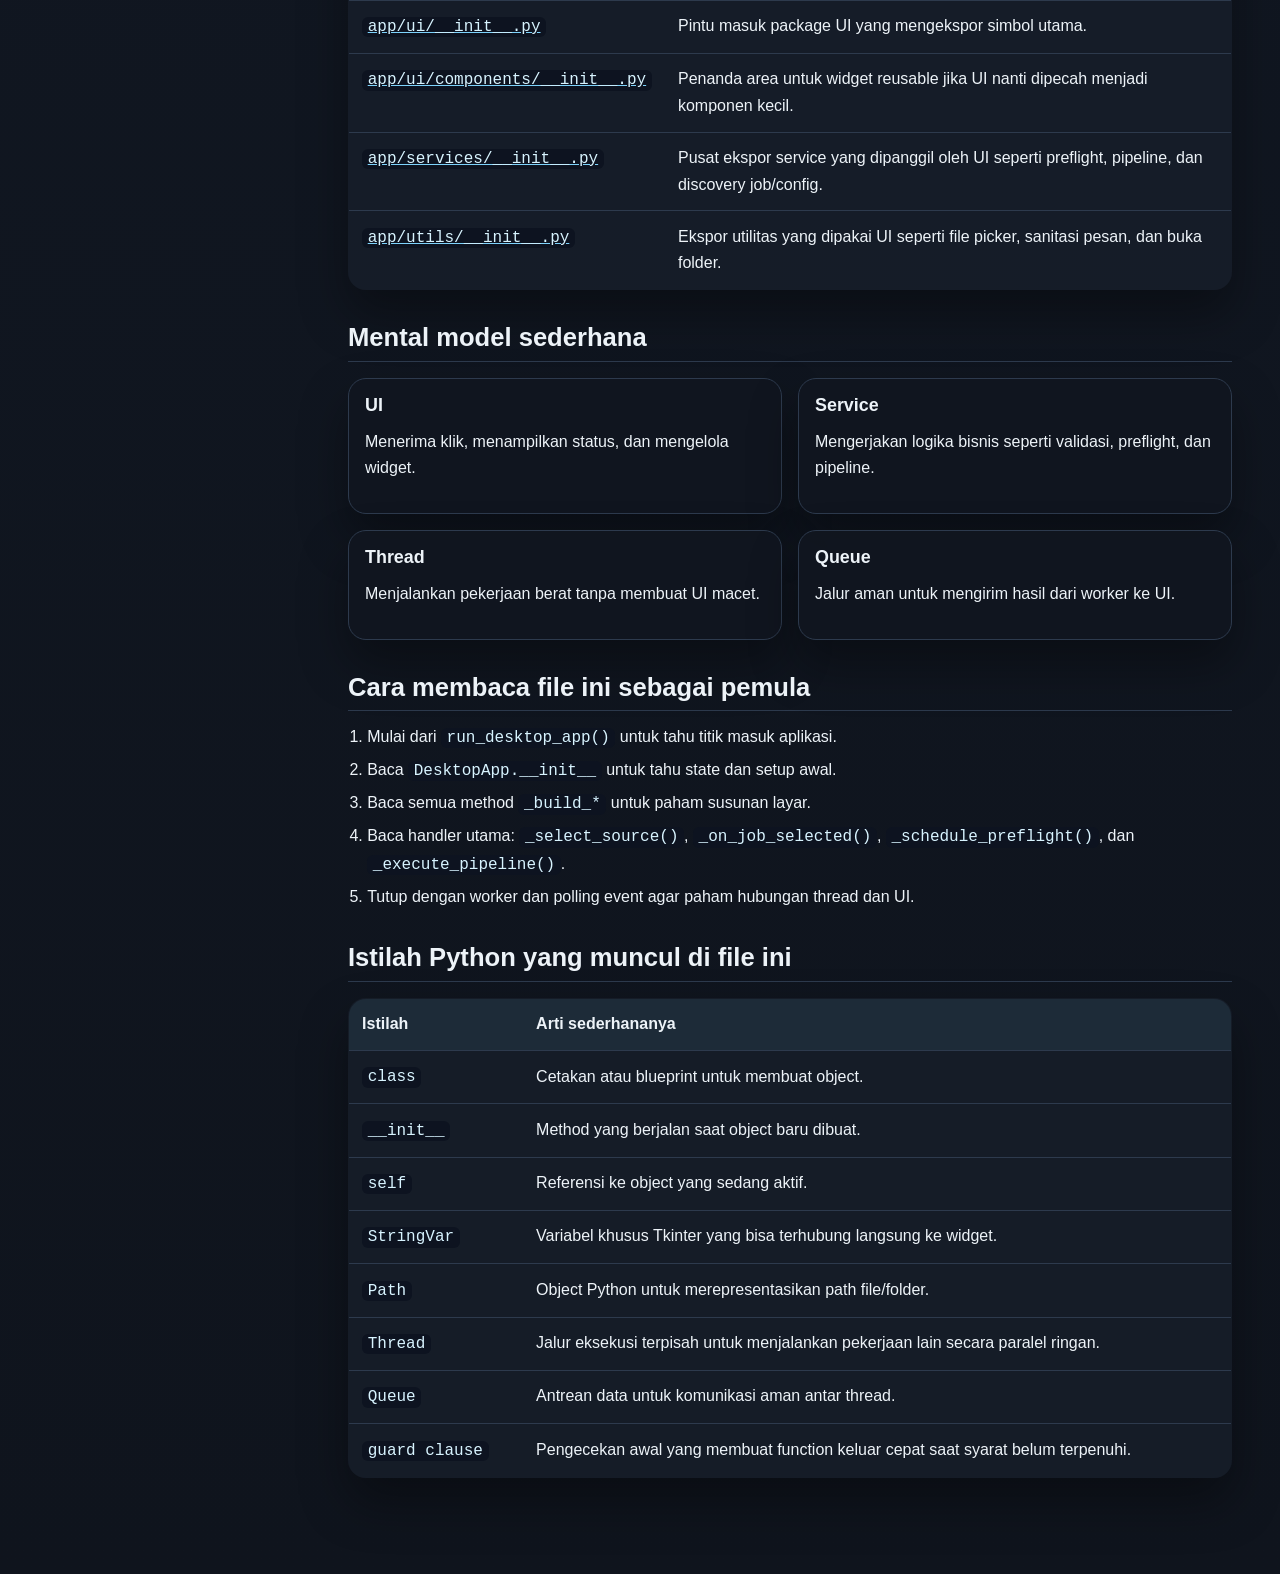
<file: docs/learning.html>
<!doctype html>
<html lang="id">
<head>
  <meta charset="utf-8">
  <meta name="viewport" content="width=device-width, initial-scale=1">
  <title>Learning Guide - Main Window UI</title>
  <style>
    :root {
      --bg: #10151f;
      --bg-soft: #18202d;
      --panel: rgba(22, 29, 41, 0.92);
      --panel-2: rgba(16, 22, 31, 0.94);
      --text: #edf3f8;
      --muted: #aab9c8;
      --line: #2d3a4d;
      --accent: #7dd3fc;
      --accent-2: #fbbf24;
      --accent-3: #86efac;
      --danger: #fca5a5;
      --shadow: 0 24px 48px rgba(0, 0, 0, 0.35);
      --code: #0d1420;
    }

    * {
      box-sizing: border-box;
    }

    html {
      scroll-behavior: smooth;
    }

    body {
      margin: 0;
      color: var(--text);
      font-family: "Trebuchet MS", "Segoe UI", sans-serif;
      line-height: 1.65;
      background:
        radial-gradient(circle at top left, rgba(125, 211, 252, 0.12), transparent 28%),
        radial-gradient(circle at top right, rgba(251, 191, 36, 0.1), transparent 22%),
        linear-gradient(180deg, #0f1722, #131b28 46%, #0f141d 100%);
    }

    a {
      color: var(--accent);
    }

    code,
    pre {
      font-family: Consolas, "Courier New", monospace;
    }

    code {
      padding: 0.08rem 0.35rem;
      border-radius: 6px;
      background: rgba(13, 20, 32, 0.95);
      color: #d8f4ff;
    }

    pre {
      margin: 1rem 0;
      padding: 1rem 1.1rem;
      overflow: auto;
      border: 1px solid var(--line);
      border-radius: 16px;
      background: var(--code);
      box-shadow: inset 0 1px 0 rgba(255, 255, 255, 0.03);
    }

    .layout {
      display: grid;
      grid-template-columns: 300px minmax(0, 1fr);
      min-height: 100vh;
    }

    .sidebar {
      position: sticky;
      top: 0;
      height: 100vh;
      padding: 1.25rem;
      background: rgba(10, 15, 23, 0.86);
      border-right: 1px solid var(--line);
      backdrop-filter: blur(12px);
      overflow: auto;
    }

    .brand,
    .toc,
    .meta,
    .panel,
    .callout,
    .mini-card,
    table {
      border: 1px solid var(--line);
      border-radius: 18px;
      background: var(--panel);
      box-shadow: var(--shadow);
    }

    .brand,
    .toc,
    .meta {
      padding: 1rem 1.05rem;
      margin-bottom: 1rem;
    }

    .brand h1 {
      margin: 0 0 0.35rem;
      font-size: 1.28rem;
      line-height: 1.3;
    }

    .brand p,
    .meta p,
    .sidebar li,
    .sidebar a {
      color: var(--muted);
      font-size: 0.95rem;
    }

    .eyebrow {
      display: inline-block;
      margin-bottom: 0.7rem;
      color: var(--accent);
      font-size: 0.76rem;
      font-weight: 700;
      text-transform: uppercase;
      letter-spacing: 0.1em;
    }

    .toc a {
      display: block;
      text-decoration: none;
      padding: 0.48rem 0.65rem;
      margin-bottom: 0.35rem;
      border-radius: 10px;
      border: 1px solid transparent;
    }

    .toc a:hover {
      border-color: var(--line);
      background: rgba(125, 211, 252, 0.06);
      color: var(--text);
    }

    .content {
      padding: 1.75rem clamp(1rem, 4vw, 3rem) 3rem;
    }

    .hero {
      padding: 1.5rem 1.6rem;
      margin-bottom: 1.35rem;
      border: 1px solid var(--line);
      border-radius: 24px;
      background:
        linear-gradient(145deg, rgba(22, 29, 41, 0.96), rgba(11, 18, 28, 0.96)),
        var(--panel);
      box-shadow: var(--shadow);
    }

    h1,
    h2,
    h3,
    h4 {
      margin: 0 0 0.8rem;
      line-height: 1.25;
    }

    h1 {
      font-size: clamp(2rem, 4vw, 3rem);
    }

    h2 {
      margin-top: 2rem;
      padding-bottom: 0.4rem;
      border-bottom: 1px solid var(--line);
      font-size: clamp(1.35rem, 2vw, 1.9rem);
    }

    h3 {
      margin-top: 1.3rem;
      font-size: 1.12rem;
    }

    p {
      margin: 0.35rem 0 1rem;
    }

    ul,
    ol {
      margin: 0.35rem 0 1rem;
      padding-left: 1.2rem;
    }

    li {
      margin-bottom: 0.36rem;
    }

    .panel,
    .callout {
      padding: 1rem 1.1rem;
      margin: 1rem 0;
    }

    .callout strong {
      color: var(--accent-3);
    }

    .warn strong {
      color: var(--accent-2);
    }

    .danger strong {
      color: var(--danger);
    }

    .grid {
      display: grid;
      grid-template-columns: repeat(2, minmax(0, 1fr));
      gap: 1rem;
      margin: 1rem 0;
    }

    .mini-card {
      padding: 0.95rem 1rem;
      background: var(--panel-2);
    }

    .mini-card h3 {
      margin-top: 0;
    }

    .step-list {
      counter-reset: section;
      list-style: none;
      padding-left: 0;
    }

    .step-list li {
      position: relative;
      padding: 0.9rem 0.9rem 0.9rem 3.5rem;
      margin-bottom: 0.8rem;
      border: 1px solid var(--line);
      border-radius: 16px;
      background: rgba(15, 22, 34, 0.9);
    }

    .step-list li::before {
      counter-increment: section;
      content: counter(section);
      position: absolute;
      left: 1rem;
      top: 0.9rem;
      width: 1.75rem;
      height: 1.75rem;
      border-radius: 999px;
      display: grid;
      place-items: center;
      font-weight: 700;
      color: #082032;
      background: linear-gradient(135deg, var(--accent), #c4f1ff);
    }

    .flow {
      display: grid;
      gap: 0.8rem;
      margin: 1rem 0;
    }

    .flow-node {
      padding: 1rem 1.05rem;
      border: 1px solid var(--line);
      border-radius: 18px;
      background: linear-gradient(180deg, rgba(20, 28, 40, 0.95), rgba(11, 18, 28, 0.95));
      position: relative;
    }

    .flow-node::after {
      content: "↓";
      position: absolute;
      left: 50%;
      bottom: -1.08rem;
      transform: translateX(-50%);
      color: var(--accent);
      font-size: 1.2rem;
    }

    .flow-node:last-child::after {
      content: "";
    }

    .flow-title {
      display: block;
      margin-bottom: 0.3rem;
      color: var(--accent);
      font-size: 0.86rem;
      font-weight: 700;
      text-transform: uppercase;
      letter-spacing: 0.06em;
    }

    table {
      width: 100%;
      border-collapse: collapse;
      overflow: hidden;
      margin: 1rem 0;
    }

    th,
    td {
      padding: 0.78rem 0.82rem;
      text-align: left;
      vertical-align: top;
      border-bottom: 1px solid var(--line);
    }

    th {
      background: rgba(125, 211, 252, 0.08);
    }

    tr:last-child td {
      border-bottom: 0;
    }

    .footer-space {
      height: 2rem;
    }

    @media (max-width: 980px) {
      .layout {
        grid-template-columns: 1fr;
      }

      .sidebar {
        position: static;
        height: auto;
        border-right: 0;
        border-bottom: 1px solid var(--line);
      }

      .grid {
        grid-template-columns: 1fr;
      }
    }
  </style>
</head>
<body>
  <div class="layout">
    <aside class="sidebar">
      <section class="brand">
        <span class="eyebrow">Python Learning</span>
        <h1>Belajar dari UI App</h1>
        <p>Panduan belajar untuk memahami <code>app/ui/main_window.py</code>, alur aplikasi, dan pola desain desktop app yang dipakai proyek ini.</p>
      </section>

      <section class="meta">
        <span class="eyebrow">Isi Dokumen</span>
        <p>Dokumen ini menggabungkan penjelasan struktur file, walkthrough bertahap, dan diagram alur aplikasi sampai proses <code>Execute</code>.</p>
        <p>File penting: <a href="../app/ui/main_window.py"><code>app/ui/main_window.py</code></a>, <a href="../app/ui/__init__.py"><code>app/ui/__init__.py</code></a>, <a href="../app/services/__init__.py"><code>app/services/__init__.py</code></a>.</p>
      </section>

      <nav class="toc">
        <span class="eyebrow">Navigasi</span>
        <a href="#gambaran">Gambaran Umum</a>
        <a href="#bagian-file">Bagian File</a>
        <a href="#walkthrough">Walkthrough Bertahap</a>
        <a href="#alur">Alur Aplikasi</a>
        <a href="#diagram">Diagram Visual</a>
        <a href="#referensi">Referensi File</a>
        <a href="#mental-model">Mental Model</a>
        <a href="#tips">Cara Membaca File</a>
        <a href="#istilah">Istilah Penting</a>
      </nav>
    </aside>

    <main class="content">
      <section class="hero" id="gambaran">
        <span class="eyebrow">Main Window Guide</span>
        <h1>Memahami <code>app/ui/main_window.py</code> dengan bahasa pemula</h1>
        <p>File ini adalah pusat UI desktop berbasis <code>CustomTkinter</code>. Tugas utamanya bukan memproses Excel secara langsung, tetapi menghubungkan klik user dengan service, memantau status, dan menampilkan hasil proses secara aman.</p>
        <div class="grid">
          <article class="mini-card">
            <h3>Peran file ini</h3>
            <p>Mengatur tampilan, state UI, interaksi user, preflight, worker background, log, dan status eksekusi.</p>
          </article>
          <article class="mini-card">
            <h3>Inti arsitektur</h3>
            <p><strong>UI</strong> meminta aksi, <strong>service</strong> menjalankan logika bisnis, <strong>thread</strong> menangani kerja berat, dan <strong>queue</strong> mengirim hasil kembali ke UI.</p>
          </article>
        </div>
        <div class="callout">
          <p><strong>Buka source terkait:</strong> <a href="../app/ui/main_window.py"><code>app/ui/main_window.py</code></a>, <a href="../app/ui/components/__init__.py"><code>app/ui/components/__init__.py</code></a>, <a href="../app/services/__init__.py"><code>app/services/__init__.py</code></a>, <a href="../app/utils/__init__.py"><code>app/utils/__init__.py</code></a>.</p>
        </div>
      </section>

      <section id="bagian-file">
        <h2>Penjelasan per bagian file</h2>

        <div class="panel">
          <h3>1. Import dan konstanta</h3>
          <ul>
            <li>Import standar seperti <code>Path</code>, <code>Thread</code>, <code>Queue</code>, dan <code>datetime</code> dipakai untuk path file, kerja background, antrean event, dan log waktu.</li>
            <li><code>import customtkinter as ctk</code> berarti semua widget UI dibuat dari library <code>CustomTkinter</code>.</li>
            <li>Import dari <code>app.services</code> berisi logika bisnis seperti mencari config, validasi source, preflight, dan menjalankan pipeline.</li>
            <li>Import dari <code>app.utils</code> berisi utilitas seperti membuka file picker, membuka folder output, dan membersihkan pesan error.</li>
            <li><code>PIPELINE_STEP_ORDER</code> menyimpan urutan langkah pipeline supaya progress ditampilkan konsisten.</li>
          </ul>
        </div>

        <div class="panel">
          <h3>2. <code>JobSettingsDialog</code></h3>
          <ul>
            <li>Class ini adalah popup untuk membuat, memilih, dan mengubah job.</li>
            <li><code>class JobSettingsDialog(ctk.CTkToplevel)</code> berarti class ini mewarisi jendela popup dari <code>CustomTkinter</code>.</li>
            <li><code>__init__</code> menyiapkan state awal, ukuran window, variabel form, lalu memanggil <code>_build_layout()</code>.</li>
            <li><code>refresh()</code> membaca ulang config dan job dari disk agar isi dialog tetap sinkron.</li>
            <li><code>_save_job()</code> menyerahkan penyimpanan ke service agar validasi tidak tersebar di UI.</li>
          </ul>
          <div class="callout">
            <p><strong>Kenapa dipisah jadi dialog?</strong> Karena layar utama harus tetap fokus ke alur utama: pilih source, pilih job, lalu execute. Tugas sekunder seperti mengelola job lebih nyaman ditempatkan di popup.</p>
          </div>
        </div>

        <div class="panel">
          <h3>3. <code>DesktopApp</code></h3>
          <ul>
            <li>Ini adalah window utama aplikasi.</li>
            <li><code>class DesktopApp(ctk.CTk)</code> berarti class ini mewarisi root window utama.</li>
            <li>Class ini menyimpan state UI seperti source aktif, job aktif, hasil preflight, thread worker, queue event, dan teks hint.</li>
            <li><code>__init__()</code> bertugas menyiapkan state, membangun layout, memuat job, dan mendaftarkan event window.</li>
          </ul>
        </div>

        <div class="grid">
          <article class="mini-card">
            <h3>4. State UI</h3>
            <p><code>StringVar</code> dipakai untuk menghubungkan nilai Python ke widget. Saat nilainya berubah, tampilan yang terhubung bisa ikut berubah otomatis.</p>
          </article>
          <article class="mini-card">
            <h3>5. Fondasi layout</h3>
            <p><code>_init_redesign_foundation_refs()</code> menyiapkan atribut widget dengan nilai awal <code>None</code> agar aman dicek dari method lain saat UI dibangun bertahap.</p>
          </article>
        </div>

        <div class="panel">
          <h3>6. Builder UI: <code>_build_*</code></h3>
          <ul>
            <li>UI dipecah menjadi beberapa method kecil seperti <code>_build_header_section()</code>, <code>_build_source_card()</code>, dan <code>_build_log_panel()</code>.</li>
            <li>Pendekatan ini membuat file lebih mudah dipelajari daripada satu method panjang yang mencampur semua widget sekaligus.</li>
            <li><code>_build_card_title()</code> adalah helper untuk membuat pola judul kartu yang berulang.</li>
          </ul>
        </div>

        <table>
          <thead>
            <tr>
              <th>Bagian</th>
              <th>Apa yang dikerjakan</th>
              <th>Kenapa penting</th>
            </tr>
          </thead>
          <tbody>
            <tr>
              <td>Source card</td>
              <td>Memilih dan membersihkan file input</td>
              <td>User harus tahu file mana yang aktif sebelum proses jalan</td>
            </tr>
            <tr>
              <td>Job card</td>
              <td>Memilih pekerjaan dan melihat detail config</td>
              <td>Satu source bisa diproses dengan job yang berbeda</td>
            </tr>
            <tr>
              <td>Execute card</td>
              <td>Menjalankan pipeline dan membuka folder hasil</td>
              <td>Titik keputusan utama ada di sini</td>
            </tr>
            <tr>
              <td>Log panel</td>
              <td>Menampilkan jejak proses runtime</td>
              <td>User butuh observabilitas tanpa membuka terminal</td>
            </tr>
          </tbody>
        </table>

        <div class="panel">
          <h3>7. Source, job, hint, dan status</h3>
          <ul>
            <li><code>_select_source()</code> menangani file picker dan validasi awal source.</li>
            <li><code>_apply_source_path()</code> memusatkan efek samping setelah source berubah: update state, simpan sesi, log, dan trigger preflight.</li>
            <li><code>refresh_jobs()</code> membaca job profile dari folder config lalu hanya menawarkan job yang valid ke user.</li>
            <li><code>_resolve_primary_hint()</code> dan <code>_resolve_execute_hint()</code> menerjemahkan state internal menjadi kalimat panduan yang mudah dibaca.</li>
          </ul>
        </div>

        <div class="panel">
          <h3>8. Session state, log, preflight, dan execute</h3>
          <ul>
            <li><code>_persist_session_state()</code> menyimpan source/job terakhir agar user bisa melanjutkan pekerjaan sebelumnya.</li>
            <li><code>_append_log()</code> menjadi satu pintu untuk semua log agar format timestamp dan sanitasi konsisten.</li>
            <li><code>_schedule_preflight()</code> menjalankan pemeriksaan otomatis saat source atau job berubah.</li>
            <li><code>_execute_pipeline()</code> adalah pintu masuk proses utama, tetapi hanya akan berjalan jika semua syarat sudah aman.</li>
          </ul>
          <div class="callout warn">
            <p><strong>Kenapa preflight penting?</strong> Karena preflight mendeteksi masalah lebih awal, sehingga tombol <code>Execute</code> hanya aktif saat source, job, dan kondisi output sudah layak diproses.</p>
          </div>
        </div>

        <div class="panel">
          <h3>9. Thread dan queue</h3>
          <ul>
            <li><code>_run_preflight_worker()</code> dan <code>_run_pipeline_worker()</code> menjalankan kerja berat di thread background.</li>
            <li>Hasilnya dikirim lewat <code>Queue</code>, lalu dibaca oleh <code>_poll_preflight_events()</code> dan <code>_poll_worker_events()</code>.</li>
            <li>Ini dipilih karena Tkinter tidak aman diubah langsung dari worker thread.</li>
          </ul>
          <div class="callout danger">
            <p><strong>Masalah yang dihindari:</strong> jika kerja berat dijalankan langsung di main thread, window bisa terasa macet atau <em>not responding</em>.</p>
          </div>
        </div>

        <div class="panel">
          <h3>10. Entry point</h3>
          <ul>
            <li><code>run_desktop_app(paths)</code> adalah pintu masuk UI desktop.</li>
            <li>Fungsi ini mengatur appearance/theme, membuat <code>DesktopApp</code>, lalu memanggil <code>mainloop()</code>.</li>
            <li><code>mainloop()</code> adalah loop utama Tkinter; tanpa itu window tidak akan hidup dan responsif.</li>
          </ul>
        </div>
      </section>

      <section id="walkthrough">
        <h2>Walkthrough bertahap untuk pemula</h2>
        <p>Kalau kamu baru belajar, jangan baca file ini dari atas ke bawah secara buta. Lebih mudah kalau dibaca berdasarkan urutan peran di aplikasi.</p>

        <ol class="step-list">
          <li>
            <strong>Mulai dari entry point.</strong>
            Cari <code>run_desktop_app(paths)</code>. Dari sini kamu tahu titik awal UI dibuat dan tahu bahwa <code>DesktopApp</code> adalah class utama yang harus dipahami.
          </li>
          <li>
            <strong>Lanjut ke konstruktor <code>DesktopApp.__init__</code>.</strong>
            Di sini kamu melihat state apa saja yang disiapkan: source, job, thread, queue, status, hint, dan log. Ini membantu memahami “data apa yang hidup” selama aplikasi berjalan.
          </li>
          <li>
            <strong>Baca semua method <code>_build_*</code>.</strong>
            Fokus dulu ke struktur layar, bukan logika bisnis. Pahami bahwa panel kiri mengurus input dan konteks, sedangkan panel kanan fokus ke execute dan log.
          </li>
          <li>
            <strong>Pahami interaksi user paling awal.</strong>
            Baca <code>_select_source()</code> lalu <code>_apply_source_path()</code>. Dari sini terlihat bagaimana satu aksi user bisa memicu validasi, log, simpan sesi, dan preflight.
          </li>
          <li>
            <strong>Pahami pemilihan job.</strong>
            Baca <code>refresh_jobs()</code>, <code>_selected_job()</code>, dan <code>_update_job_info()</code>. Tiga method ini menjelaskan bagaimana dropdown diisi dan bagaimana UI tahu job mana yang benar-benar valid.</li>
          <li>
            <strong>Masuk ke preflight.</strong>
            Baca <code>_schedule_preflight()</code>, <code>_start_preflight_worker()</code>, <code>_run_preflight_worker()</code>, dan <code>_poll_preflight_events()</code>. Ini bagian penting untuk belajar pola thread dan queue.</li>
          <li>
            <strong>Baru masuk ke execute.</strong>
            Baca <code>_execute_pipeline()</code> dan perhatikan guard clause-nya. Ini contoh bagus bagaimana Python dipakai untuk “menolak lebih awal” kondisi yang belum aman.</li>
          <li>
            <strong>Tutup dengan worker utama dan log.</strong>
            Baca <code>_run_pipeline_worker()</code>, <code>_poll_worker_events()</code>, dan <code>_append_log()</code>. Di titik ini kamu akan melihat bagaimana hasil pipeline kembali ke UI.</li>
        </ol>

        <div class="grid">
          <article class="mini-card">
            <h3>Yang sebaiknya dicari saat membaca</h3>
            <ul>
              <li>Method ini mengubah state apa?</li>
              <li>Method ini dipanggil oleh siapa?</li>
              <li>Method ini hanya UI atau juga logika bisnis?</li>
              <li>Apa efek sampingnya ke log, tombol, atau preflight?</li>
            </ul>
          </article>
          <article class="mini-card">
            <h3>Kesalahan umum pemula</h3>
            <ul>
              <li>Mengira semua method harus dibaca berurutan dari atas.</li>
              <li>Mencampur peran UI dengan peran service.</li>
              <li>Tidak membedakan main thread dan worker thread.</li>
              <li>Melupakan bahwa <code>StringVar</code> dipakai untuk binding ke widget.</li>
            </ul>
          </article>
        </div>
      </section>

      <section id="alur">
        <h2>Peta alur aplikasi</h2>
        <p>Berikut alur aplikasi dari start sampai proses <code>Execute</code> berjalan dan hasilnya kembali ke UI.</p>

        <pre><code>run_desktop_app(paths)
-> set appearance/theme
-> buat DesktopApp(paths)
   -> __init__()
      -> siapkan state
      -> _build_layout()
         -> _build_header_section()
         -> _build_source_card()
         -> _build_job_card()
         -> _build_execute_card()
         -> _build_log_panel()
      -> _restore_window_geometry()
      -> refresh_jobs(initial=True)
      -> bind event window
-> app.mainloop()</code></pre>

        <div class="panel">
          <h3>Alur saat user memakai aplikasi</h3>
          <ul>
            <li>User membuka aplikasi dan <code>refresh_jobs()</code> memuat daftar job valid.</li>
            <li>User klik <code>Pilih Source</code>, lalu <code>_select_source()</code> membuka file picker.</li>
            <li>Source divalidasi dengan <code>validate_source_file(...)</code>.</li>
            <li>Jika valid, <code>_apply_source_path(...)</code> menyimpan source dan memicu <code>_schedule_preflight()</code>.</li>
            <li>User memilih job di dropdown, lalu <code>_on_job_selected()</code> memicu preflight lagi.</li>
            <li><code>_run_preflight_worker()</code> menjalankan <code>run_preflight(...)</code> di thread background.</li>
            <li>Hasil preflight masuk ke queue dan diproses oleh <code>_poll_preflight_events()</code>.</li>
            <li>Jika aman, tombol <code>Execute</code> aktif.</li>
            <li>User klik <code>Execute</code>, lalu <code>_execute_pipeline()</code> membuat worker pipeline.</li>
            <li><code>_run_pipeline_worker()</code> menjalankan <code>run_pipeline(...)</code>, mengirim log dan progress ke queue.</li>
            <li><code>_poll_worker_events()</code> membaca hasil, memperbarui status, dan menampilkan output/log.</li>
          </ul>
        </div>
      </section>

      <section id="diagram">
        <h2>Diagram visual alur source - preflight - execute - output</h2>
        <div class="flow">
          <article class="flow-node">
            <span class="flow-title">1. App Start</span>
            <p><code>run_desktop_app()</code> membuat <code>DesktopApp</code>, membangun layout, dan memuat daftar job awal.</p>
          </article>
          <article class="flow-node">
            <span class="flow-title">2. User Pilih Source</span>
            <p><code>_select_source()</code> membuka file picker, lalu memvalidasi file yang dipilih.</p>
          </article>
          <article class="flow-node">
            <span class="flow-title">3. Source Disimpan ke State</span>
            <p><code>_apply_source_path()</code> mengisi <code>self.source_path</code>, update label UI, simpan sesi, dan menulis log.</p>
          </article>
          <article class="flow-node">
            <span class="flow-title">4. User Pilih Job</span>
            <p>Dropdown job memilih <code>JobProfileSummary</code> valid yang sudah dibaca dari config.</p>
          </article>
          <article class="flow-node">
            <span class="flow-title">5. Preflight Dijadwalkan</span>
            <p><code>_schedule_preflight()</code> memastikan source dan job lengkap, lalu menandai status <code>Memeriksa...</code>.</p>
          </article>
          <article class="flow-node">
            <span class="flow-title">6. Worker Preflight Jalan</span>
            <p><code>_start_preflight_worker()</code> dan <code>_run_preflight_worker()</code> menjalankan pemeriksaan di thread background.</p>
          </article>
          <article class="flow-node">
            <span class="flow-title">7. Hasil Masuk ke Queue</span>
            <p>Worker tidak menyentuh widget langsung; ia hanya mengirim event ke <code>Queue</code>.</p>
          </article>
          <article class="flow-node">
            <span class="flow-title">8. Main Thread Memproses Hasil</span>
            <p><code>_poll_preflight_events()</code> membaca hasil queue lalu memperbarui status dan enable/disable tombol execute.</p>
          </article>
          <article class="flow-node">
            <span class="flow-title">9. User Klik Execute</span>
            <p><code>_execute_pipeline()</code> memeriksa guard clause: source ada, job valid, preflight selesai, dan preflight mengizinkan eksekusi.</p>
          </article>
          <article class="flow-node">
            <span class="flow-title">10. Worker Pipeline Jalan</span>
            <p><code>_run_pipeline_worker()</code> memanggil <code>run_pipeline(...)</code>, lalu mengirim log, progress, sukses, atau error ke queue.</p>
          </article>
          <article class="flow-node">
            <span class="flow-title">11. UI Menampilkan Hasil</span>
            <p><code>_poll_worker_events()</code> membaca queue, memperbarui log, status, dan path output terakhir.</p>
          </article>
          <article class="flow-node">
            <span class="flow-title">12. User Lihat Output</span>
            <p>User bisa membuka folder hasil lewat <code>_open_outputs_dir()</code> atau memulai sesi baru setelah proses selesai.</p>
          </article>
        </div>
      </section>

      <section id="referensi">
        <h2>Referensi file terkait</h2>
        <table>
          <thead>
            <tr>
              <th>File</th>
              <th>Peran</th>
            </tr>
          </thead>
          <tbody>
            <tr>
              <td><a href="../app/ui/main_window.py"><code>app/ui/main_window.py</code></a></td>
              <td>Window utama aplikasi desktop, dialog job, handler UI, preflight, worker, dan log.</td>
            </tr>
            <tr>
              <td><a href="../app/ui/__init__.py"><code>app/ui/__init__.py</code></a></td>
              <td>Pintu masuk package UI yang mengekspor simbol utama.</td>
            </tr>
            <tr>
              <td><a href="../app/ui/components/__init__.py"><code>app/ui/components/__init__.py</code></a></td>
              <td>Penanda area untuk widget reusable jika UI nanti dipecah menjadi komponen kecil.</td>
            </tr>
            <tr>
              <td><a href="../app/services/__init__.py"><code>app/services/__init__.py</code></a></td>
              <td>Pusat ekspor service yang dipanggil oleh UI seperti preflight, pipeline, dan discovery job/config.</td>
            </tr>
            <tr>
              <td><a href="../app/utils/__init__.py"><code>app/utils/__init__.py</code></a></td>
              <td>Ekspor utilitas yang dipakai UI seperti file picker, sanitasi pesan, dan buka folder.</td>
            </tr>
          </tbody>
        </table>
      </section>

      <section id="mental-model">
        <h2>Mental model sederhana</h2>
        <div class="grid">
          <article class="mini-card">
            <h3>UI</h3>
            <p>Menerima klik, menampilkan status, dan mengelola widget.</p>
          </article>
          <article class="mini-card">
            <h3>Service</h3>
            <p>Mengerjakan logika bisnis seperti validasi, preflight, dan pipeline.</p>
          </article>
          <article class="mini-card">
            <h3>Thread</h3>
            <p>Menjalankan pekerjaan berat tanpa membuat UI macet.</p>
          </article>
          <article class="mini-card">
            <h3>Queue</h3>
            <p>Jalur aman untuk mengirim hasil dari worker ke UI.</p>
          </article>
        </div>
      </section>

      <section id="tips">
        <h2>Cara membaca file ini sebagai pemula</h2>
        <ol>
          <li>Mulai dari <code>run_desktop_app()</code> untuk tahu titik masuk aplikasi.</li>
          <li>Baca <code>DesktopApp.__init__</code> untuk tahu state dan setup awal.</li>
          <li>Baca semua method <code>_build_*</code> untuk paham susunan layar.</li>
          <li>Baca handler utama: <code>_select_source()</code>, <code>_on_job_selected()</code>, <code>_schedule_preflight()</code>, dan <code>_execute_pipeline()</code>.</li>
          <li>Tutup dengan worker dan polling event agar paham hubungan thread dan UI.</li>
        </ol>
      </section>

      <section id="istilah">
        <h2>Istilah Python yang muncul di file ini</h2>
        <table>
          <thead>
            <tr>
              <th>Istilah</th>
              <th>Arti sederhananya</th>
            </tr>
          </thead>
          <tbody>
            <tr>
              <td><code>class</code></td>
              <td>Cetakan atau blueprint untuk membuat object.</td>
            </tr>
            <tr>
              <td><code>__init__</code></td>
              <td>Method yang berjalan saat object baru dibuat.</td>
            </tr>
            <tr>
              <td><code>self</code></td>
              <td>Referensi ke object yang sedang aktif.</td>
            </tr>
            <tr>
              <td><code>StringVar</code></td>
              <td>Variabel khusus Tkinter yang bisa terhubung langsung ke widget.</td>
            </tr>
            <tr>
              <td><code>Path</code></td>
              <td>Object Python untuk merepresentasikan path file/folder.</td>
            </tr>
            <tr>
              <td><code>Thread</code></td>
              <td>Jalur eksekusi terpisah untuk menjalankan pekerjaan lain secara paralel ringan.</td>
            </tr>
            <tr>
              <td><code>Queue</code></td>
              <td>Antrean data untuk komunikasi aman antar thread.</td>
            </tr>
            <tr>
              <td><code>guard clause</code></td>
              <td>Pengecekan awal yang membuat function keluar cepat saat syarat belum terpenuhi.</td>
            </tr>
          </tbody>
        </table>
      </section>

      <div class="footer-space"></div>
    </main>
  </div>
</body>
</html>
</file>
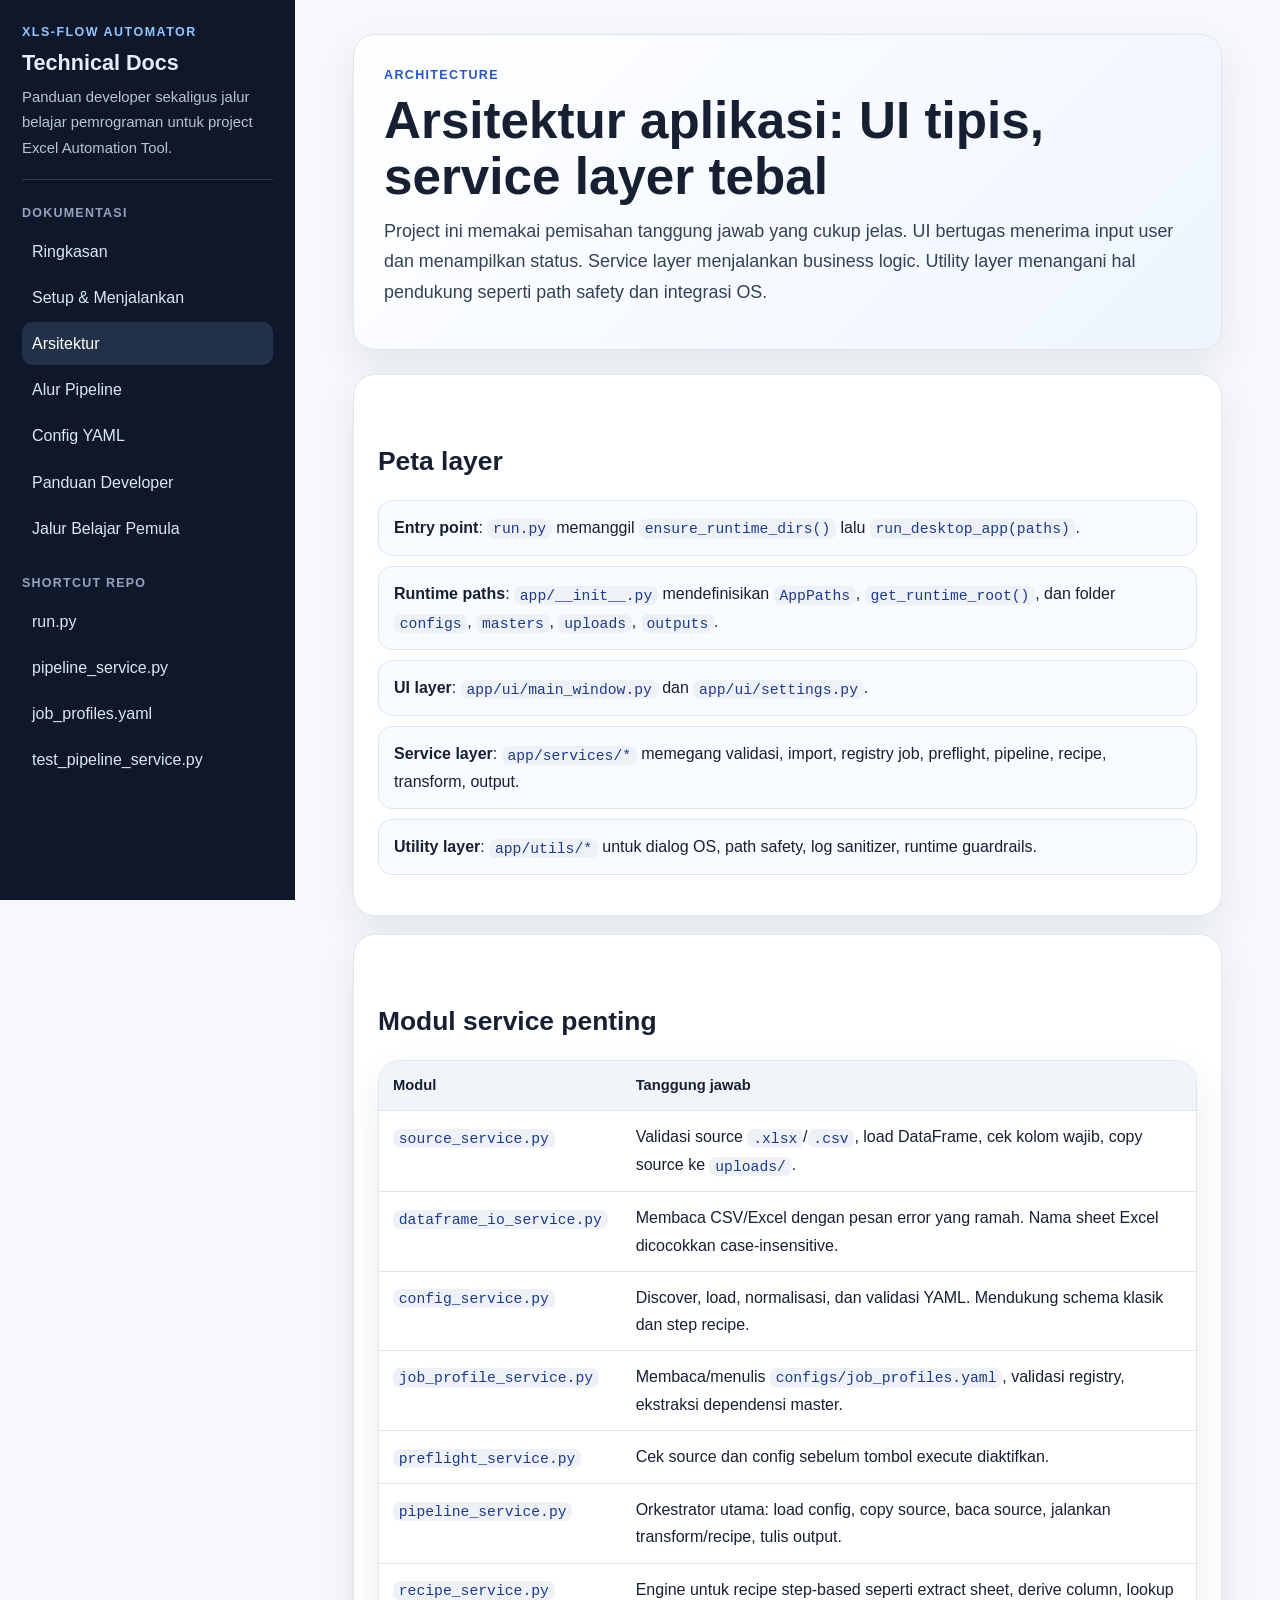
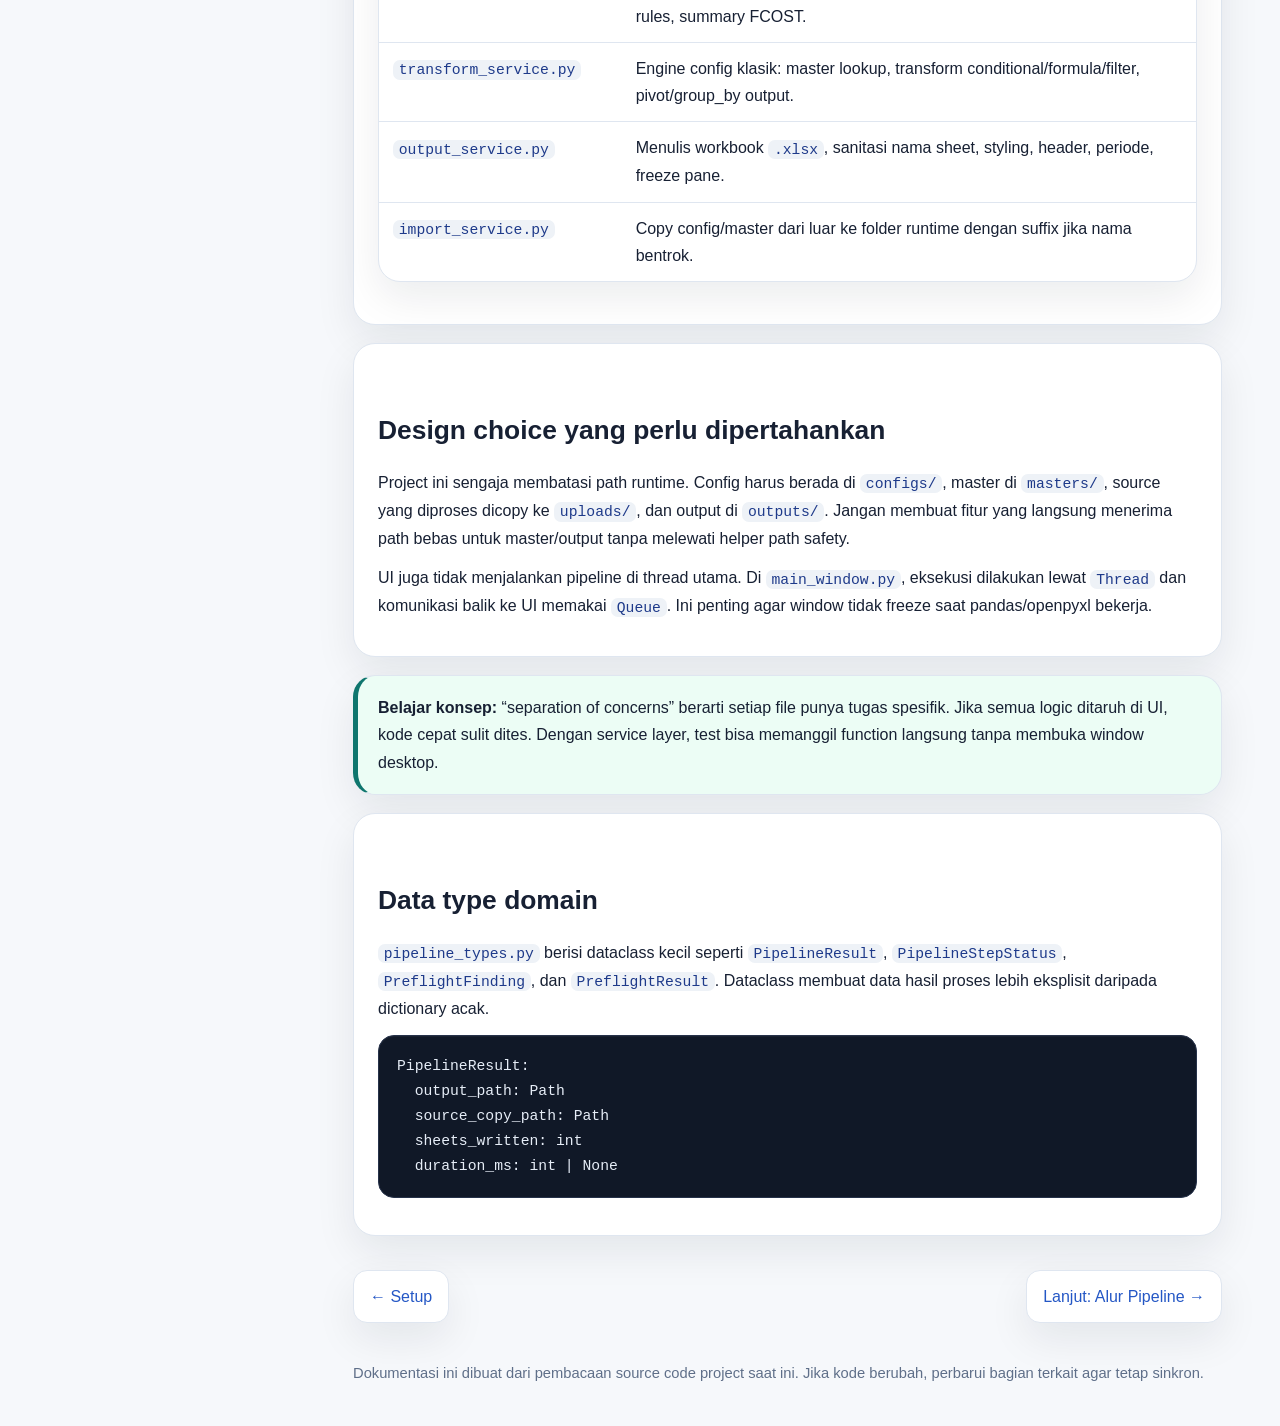
<file: technical-doc-developer/architecture.html>
<!doctype html><html lang="id"><head><meta charset="utf-8"><meta name="viewport" content="width=device-width, initial-scale=1"><title>Arsitektur Project</title><link rel="stylesheet" href="assets/styles.css"></head><body><div class="layout">
<aside class="sidebar">
  <div class="brand"><div class="kicker">XLS-Flow Automator</div><h1>Technical Docs</h1><p>Panduan developer sekaligus jalur belajar pemrograman untuk project Excel Automation Tool.</p></div>
  <div class="nav-section"><h2>Dokumentasi</h2>
    <a href="index.html" >Ringkasan</a>
    <a href="getting-started.html" >Setup & Menjalankan</a>
    <a href="architecture.html" class="active">Arsitektur</a>
    <a href="pipeline.html" >Alur Pipeline</a>
    <a href="config-yaml.html" >Config YAML</a>
    <a href="developer-guide.html" >Panduan Developer</a>
    <a href="learning-path.html" >Jalur Belajar Pemula</a>
  </div>
  <div class="nav-section"><h2>Shortcut Repo</h2>
    <a href="../run.py">run.py</a>
    <a href="../app/services/pipeline_service.py">pipeline_service.py</a>
    <a href="../configs/job_profiles.yaml">job_profiles.yaml</a>
    <a href="../tests/test_pipeline_service.py">test_pipeline_service.py</a>
  </div>
</aside><main class="content">
<section class="hero"><div class="kicker">Architecture</div><h1>Arsitektur aplikasi: UI tipis, service layer tebal</h1><p class="lead">Project ini memakai pemisahan tanggung jawab yang cukup jelas. UI bertugas menerima input user dan menampilkan status. Service layer menjalankan business logic. Utility layer menangani hal pendukung seperti path safety dan integrasi OS.</p></section>
<section class="card"><h2>Peta layer</h2><div class="flow"><div><strong>Entry point</strong>: <code>run.py</code> memanggil <code>ensure_runtime_dirs()</code> lalu <code>run_desktop_app(paths)</code>.</div><div><strong>Runtime paths</strong>: <code>app/__init__.py</code> mendefinisikan <code>AppPaths</code>, <code>get_runtime_root()</code>, dan folder <code>configs</code>, <code>masters</code>, <code>uploads</code>, <code>outputs</code>.</div><div><strong>UI layer</strong>: <code>app/ui/main_window.py</code> dan <code>app/ui/settings.py</code>.</div><div><strong>Service layer</strong>: <code>app/services/*</code> memegang validasi, import, registry job, preflight, pipeline, recipe, transform, output.</div><div><strong>Utility layer</strong>: <code>app/utils/*</code> untuk dialog OS, path safety, log sanitizer, runtime guardrails.</div></div></section>
<section class="card"><h2>Modul service penting</h2><table><tr><th>Modul</th><th>Tanggung jawab</th></tr><tr><td><code>source_service.py</code></td><td>Validasi source <code>.xlsx</code>/<code>.csv</code>, load DataFrame, cek kolom wajib, copy source ke <code>uploads/</code>.</td></tr><tr><td><code>dataframe_io_service.py</code></td><td>Membaca CSV/Excel dengan pesan error yang ramah. Nama sheet Excel dicocokkan case-insensitive.</td></tr><tr><td><code>config_service.py</code></td><td>Discover, load, normalisasi, dan validasi YAML. Mendukung schema klasik dan step recipe.</td></tr><tr><td><code>job_profile_service.py</code></td><td>Membaca/menulis <code>configs/job_profiles.yaml</code>, validasi registry, ekstraksi dependensi master.</td></tr><tr><td><code>preflight_service.py</code></td><td>Cek source dan config sebelum tombol execute diaktifkan.</td></tr><tr><td><code>pipeline_service.py</code></td><td>Orkestrator utama: load config, copy source, baca source, jalankan transform/recipe, tulis output.</td></tr><tr><td><code>recipe_service.py</code></td><td>Engine untuk recipe step-based seperti extract sheet, derive column, lookup rules, summary FCOST.</td></tr><tr><td><code>transform_service.py</code></td><td>Engine config klasik: master lookup, transform conditional/formula/filter, pivot/group_by output.</td></tr><tr><td><code>output_service.py</code></td><td>Menulis workbook <code>.xlsx</code>, sanitasi nama sheet, styling, header, periode, freeze pane.</td></tr><tr><td><code>import_service.py</code></td><td>Copy config/master dari luar ke folder runtime dengan suffix jika nama bentrok.</td></tr></table></section>
<section class="card"><h2>Design choice yang perlu dipertahankan</h2><p>Project ini sengaja membatasi path runtime. Config harus berada di <code>configs/</code>, master di <code>masters/</code>, source yang diproses dicopy ke <code>uploads/</code>, dan output di <code>outputs/</code>. Jangan membuat fitur yang langsung menerima path bebas untuk master/output tanpa melewati helper path safety.</p><p>UI juga tidak menjalankan pipeline di thread utama. Di <code>main_window.py</code>, eksekusi dilakukan lewat <code>Thread</code> dan komunikasi balik ke UI memakai <code>Queue</code>. Ini penting agar window tidak freeze saat pandas/openpyxl bekerja.</p></section>
<section class="callout learn"><strong>Belajar konsep:</strong> “separation of concerns” berarti setiap file punya tugas spesifik. Jika semua logic ditaruh di UI, kode cepat sulit dites. Dengan service layer, test bisa memanggil function langsung tanpa membuka window desktop.</section>
<section class="card"><h2>Data type domain</h2><p><code>pipeline_types.py</code> berisi dataclass kecil seperti <code>PipelineResult</code>, <code>PipelineStepStatus</code>, <code>PreflightFinding</code>, dan <code>PreflightResult</code>. Dataclass membuat data hasil proses lebih eksplisit daripada dictionary acak.</p><pre><code>PipelineResult:
  output_path: Path
  source_copy_path: Path
  sheets_written: int
  duration_ms: int | None</code></pre></section>
<div class="next-prev"><a href="getting-started.html">← Setup</a><a href="pipeline.html">Lanjut: Alur Pipeline →</a></div>
<div class="footer">Dokumentasi ini dibuat dari pembacaan source code project saat ini. Jika kode berubah, perbarui bagian terkait agar tetap sinkron.</div></main></div></body></html>
</file>
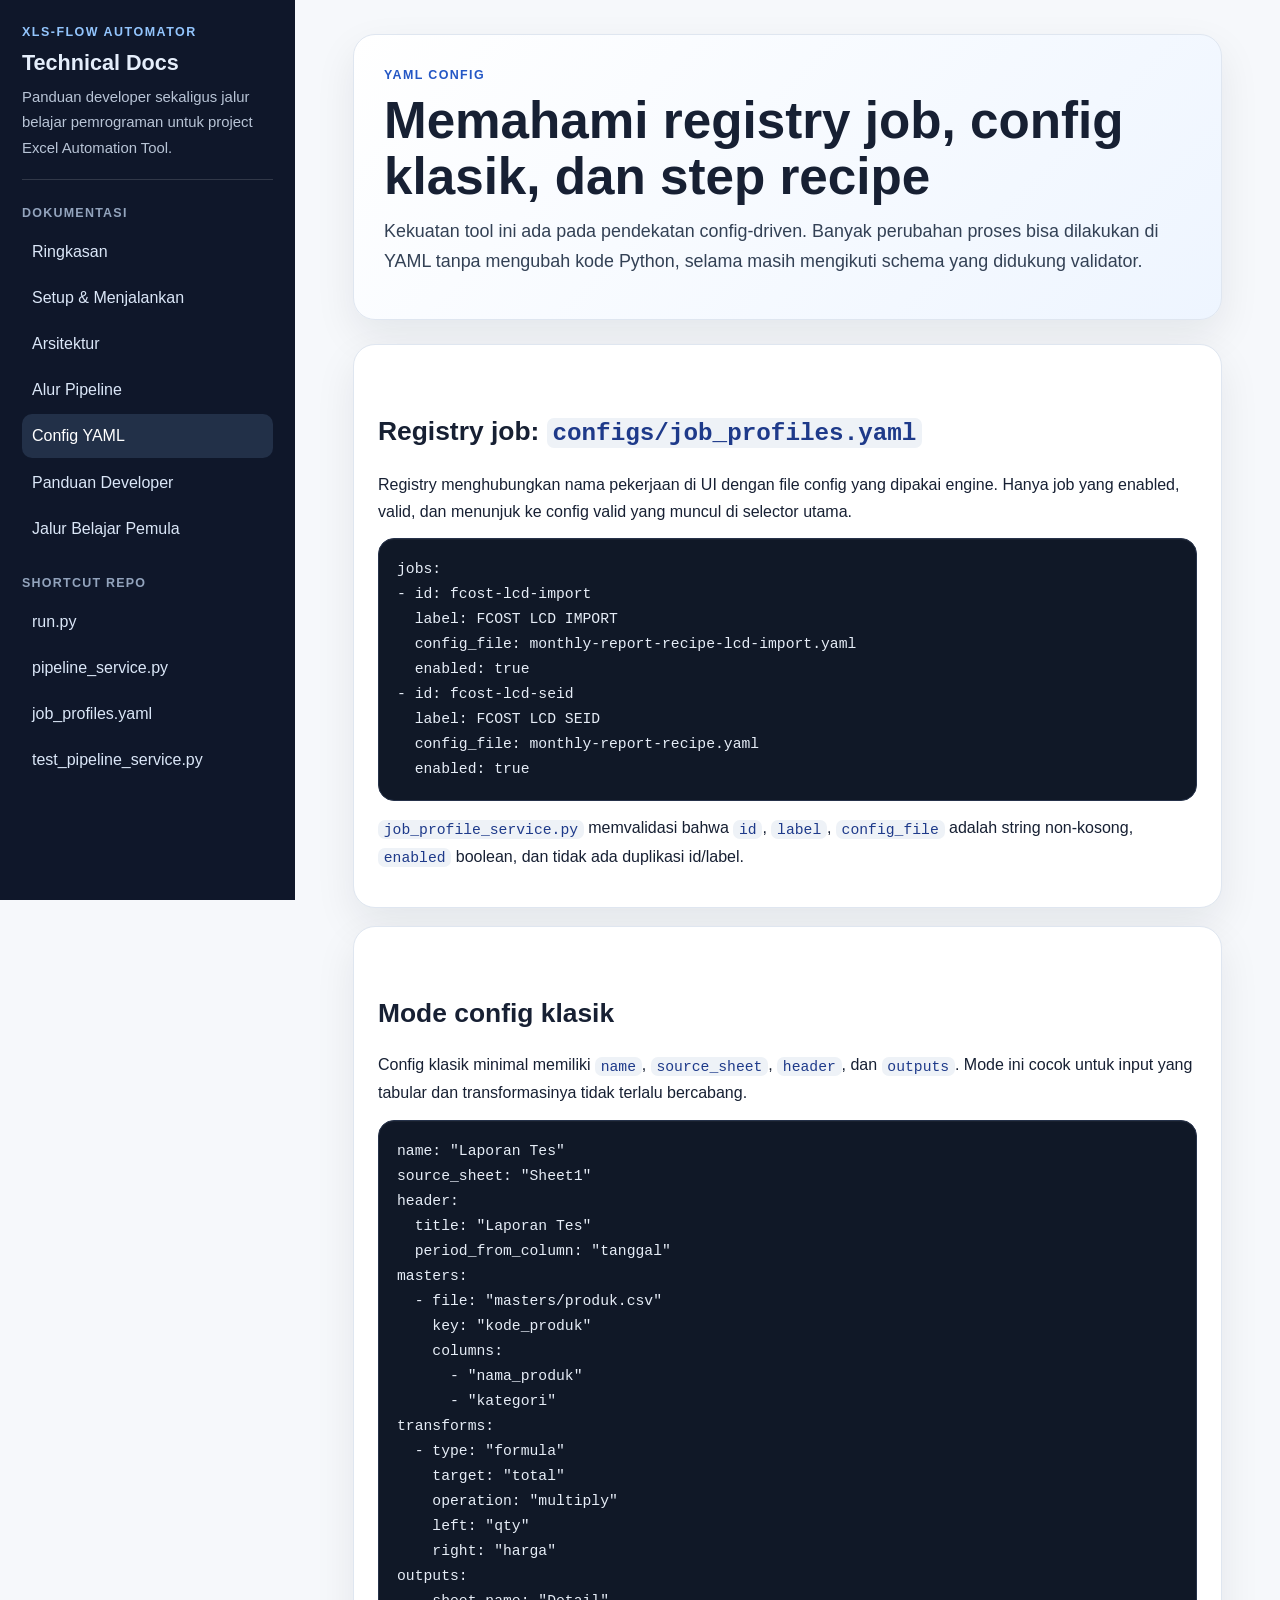
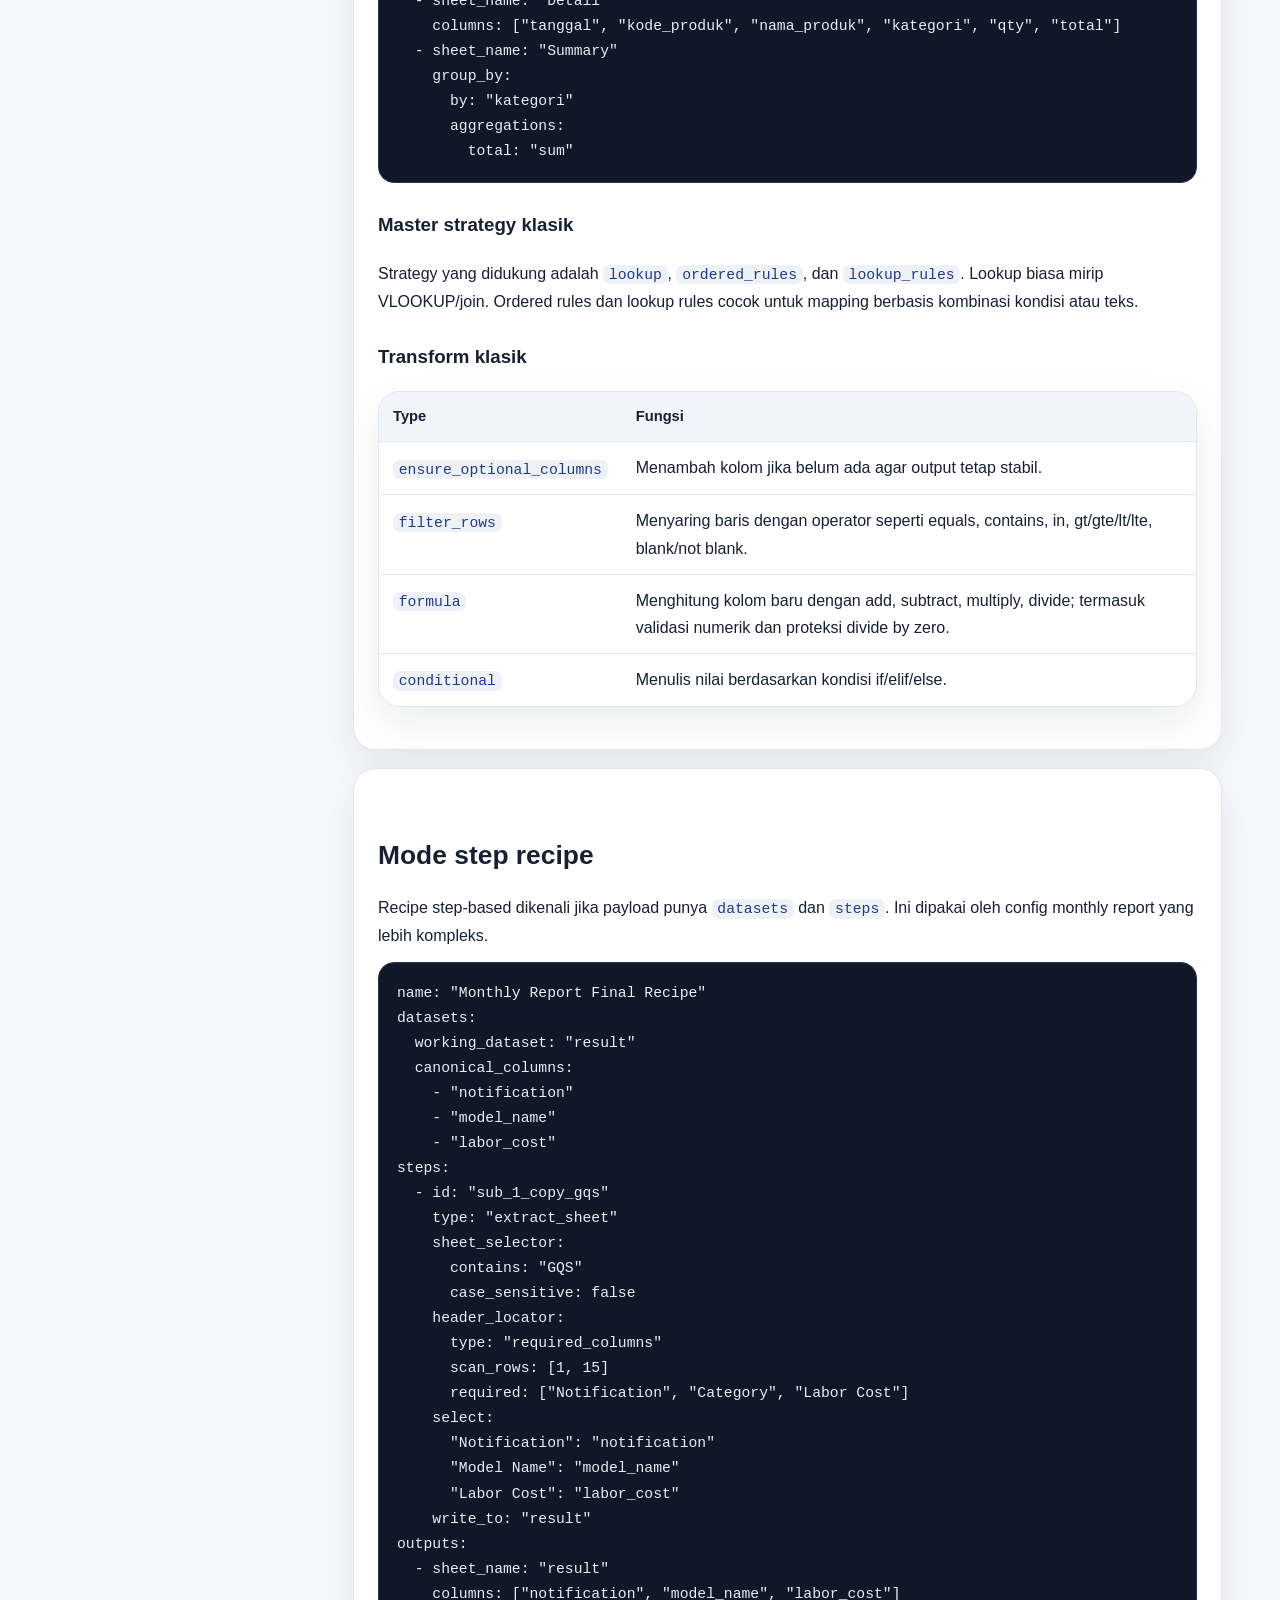
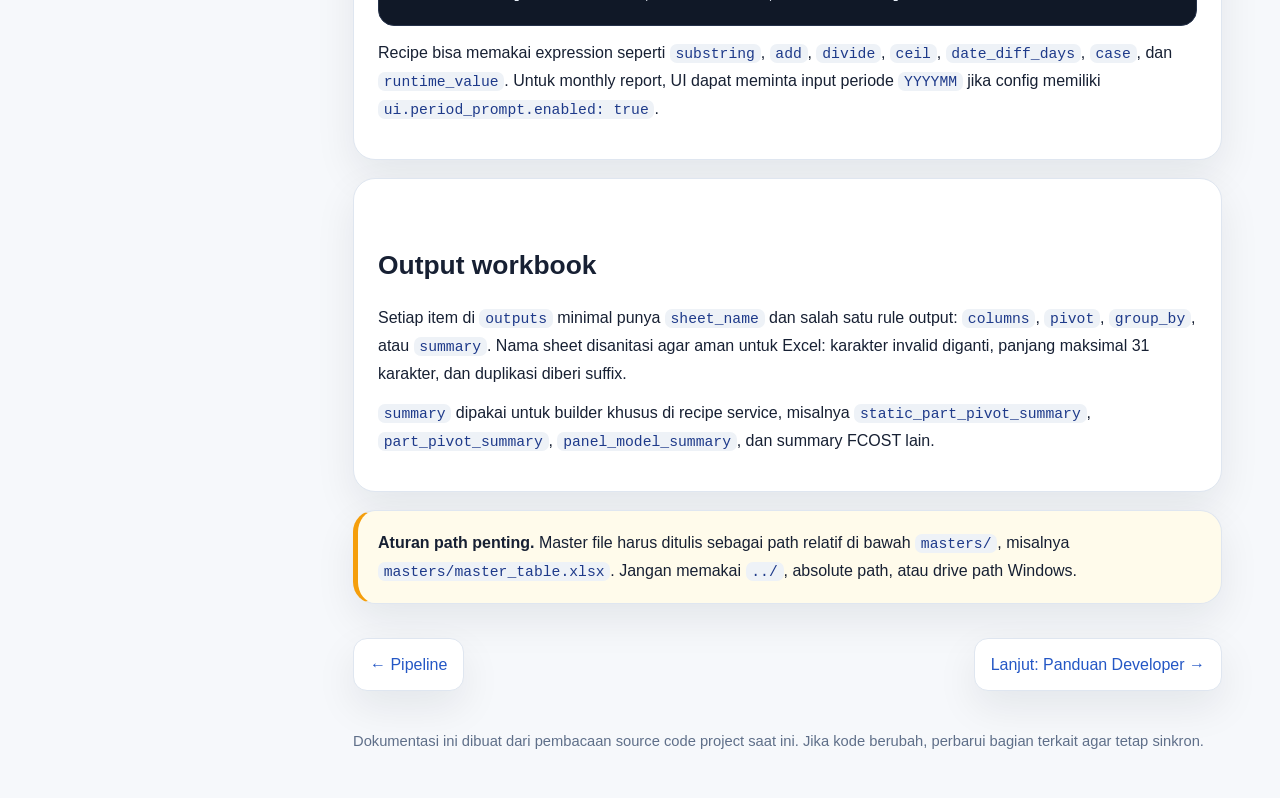
<file: technical-doc-developer/config-yaml.html>
<!doctype html><html lang="id"><head><meta charset="utf-8"><meta name="viewport" content="width=device-width, initial-scale=1"><title>Config YAML</title><link rel="stylesheet" href="assets/styles.css"></head><body><div class="layout">
<aside class="sidebar">
  <div class="brand"><div class="kicker">XLS-Flow Automator</div><h1>Technical Docs</h1><p>Panduan developer sekaligus jalur belajar pemrograman untuk project Excel Automation Tool.</p></div>
  <div class="nav-section"><h2>Dokumentasi</h2>
    <a href="index.html" >Ringkasan</a>
    <a href="getting-started.html" >Setup & Menjalankan</a>
    <a href="architecture.html" >Arsitektur</a>
    <a href="pipeline.html" >Alur Pipeline</a>
    <a href="config-yaml.html" class="active">Config YAML</a>
    <a href="developer-guide.html" >Panduan Developer</a>
    <a href="learning-path.html" >Jalur Belajar Pemula</a>
  </div>
  <div class="nav-section"><h2>Shortcut Repo</h2>
    <a href="../run.py">run.py</a>
    <a href="../app/services/pipeline_service.py">pipeline_service.py</a>
    <a href="../configs/job_profiles.yaml">job_profiles.yaml</a>
    <a href="../tests/test_pipeline_service.py">test_pipeline_service.py</a>
  </div>
</aside><main class="content">
<section class="hero"><div class="kicker">YAML config</div><h1>Memahami registry job, config klasik, dan step recipe</h1><p class="lead">Kekuatan tool ini ada pada pendekatan config-driven. Banyak perubahan proses bisa dilakukan di YAML tanpa mengubah kode Python, selama masih mengikuti schema yang didukung validator.</p></section>
<section class="card"><h2>Registry job: <code>configs/job_profiles.yaml</code></h2><p>Registry menghubungkan nama pekerjaan di UI dengan file config yang dipakai engine. Hanya job yang enabled, valid, dan menunjuk ke config valid yang muncul di selector utama.</p><pre><code>jobs:
- id: fcost-lcd-import
  label: FCOST LCD IMPORT
  config_file: monthly-report-recipe-lcd-import.yaml
  enabled: true
- id: fcost-lcd-seid
  label: FCOST LCD SEID
  config_file: monthly-report-recipe.yaml
  enabled: true</code></pre><p><code>job_profile_service.py</code> memvalidasi bahwa <code>id</code>, <code>label</code>, <code>config_file</code> adalah string non-kosong, <code>enabled</code> boolean, dan tidak ada duplikasi id/label.</p></section>
<section class="card"><h2>Mode config klasik</h2><p>Config klasik minimal memiliki <code>name</code>, <code>source_sheet</code>, <code>header</code>, dan <code>outputs</code>. Mode ini cocok untuk input yang tabular dan transformasinya tidak terlalu bercabang.</p><pre><code>name: "Laporan Tes"
source_sheet: "Sheet1"
header:
  title: "Laporan Tes"
  period_from_column: "tanggal"
masters:
  - file: "masters/produk.csv"
    key: "kode_produk"
    columns:
      - "nama_produk"
      - "kategori"
transforms:
  - type: "formula"
    target: "total"
    operation: "multiply"
    left: "qty"
    right: "harga"
outputs:
  - sheet_name: "Detail"
    columns: ["tanggal", "kode_produk", "nama_produk", "kategori", "qty", "total"]
  - sheet_name: "Summary"
    group_by:
      by: "kategori"
      aggregations:
        total: "sum"</code></pre><h3>Master strategy klasik</h3><p>Strategy yang didukung adalah <code>lookup</code>, <code>ordered_rules</code>, dan <code>lookup_rules</code>. Lookup biasa mirip VLOOKUP/join. Ordered rules dan lookup rules cocok untuk mapping berbasis kombinasi kondisi atau teks.</p><h3>Transform klasik</h3><table><tr><th>Type</th><th>Fungsi</th></tr><tr><td><code>ensure_optional_columns</code></td><td>Menambah kolom jika belum ada agar output tetap stabil.</td></tr><tr><td><code>filter_rows</code></td><td>Menyaring baris dengan operator seperti equals, contains, in, gt/gte/lt/lte, blank/not blank.</td></tr><tr><td><code>formula</code></td><td>Menghitung kolom baru dengan add, subtract, multiply, divide; termasuk validasi numerik dan proteksi divide by zero.</td></tr><tr><td><code>conditional</code></td><td>Menulis nilai berdasarkan kondisi if/elif/else.</td></tr></table></section>
<section class="card"><h2>Mode step recipe</h2><p>Recipe step-based dikenali jika payload punya <code>datasets</code> dan <code>steps</code>. Ini dipakai oleh config monthly report yang lebih kompleks.</p><pre><code>name: "Monthly Report Final Recipe"
datasets:
  working_dataset: "result"
  canonical_columns:
    - "notification"
    - "model_name"
    - "labor_cost"
steps:
  - id: "sub_1_copy_gqs"
    type: "extract_sheet"
    sheet_selector:
      contains: "GQS"
      case_sensitive: false
    header_locator:
      type: "required_columns"
      scan_rows: [1, 15]
      required: ["Notification", "Category", "Labor Cost"]
    select:
      "Notification": "notification"
      "Model Name": "model_name"
      "Labor Cost": "labor_cost"
    write_to: "result"
outputs:
  - sheet_name: "result"
    columns: ["notification", "model_name", "labor_cost"]</code></pre><p>Recipe bisa memakai expression seperti <code>substring</code>, <code>add</code>, <code>divide</code>, <code>ceil</code>, <code>date_diff_days</code>, <code>case</code>, dan <code>runtime_value</code>. Untuk monthly report, UI dapat meminta input periode <code>YYYYMM</code> jika config memiliki <code>ui.period_prompt.enabled: true</code>.</p></section>
<section class="card"><h2>Output workbook</h2><p>Setiap item di <code>outputs</code> minimal punya <code>sheet_name</code> dan salah satu rule output: <code>columns</code>, <code>pivot</code>, <code>group_by</code>, atau <code>summary</code>. Nama sheet disanitasi agar aman untuk Excel: karakter invalid diganti, panjang maksimal 31 karakter, dan duplikasi diberi suffix.</p><p><code>summary</code> dipakai untuk builder khusus di recipe service, misalnya <code>static_part_pivot_summary</code>, <code>part_pivot_summary</code>, <code>panel_model_summary</code>, dan summary FCOST lain.</p></section>
<section class="callout warn"><strong>Aturan path penting.</strong> Master file harus ditulis sebagai path relatif di bawah <code>masters/</code>, misalnya <code>masters/master_table.xlsx</code>. Jangan memakai <code>../</code>, absolute path, atau drive path Windows.</section>
<div class="next-prev"><a href="pipeline.html">← Pipeline</a><a href="developer-guide.html">Lanjut: Panduan Developer →</a></div>
<div class="footer">Dokumentasi ini dibuat dari pembacaan source code project saat ini. Jika kode berubah, perbarui bagian terkait agar tetap sinkron.</div></main></div></body></html>
</file>
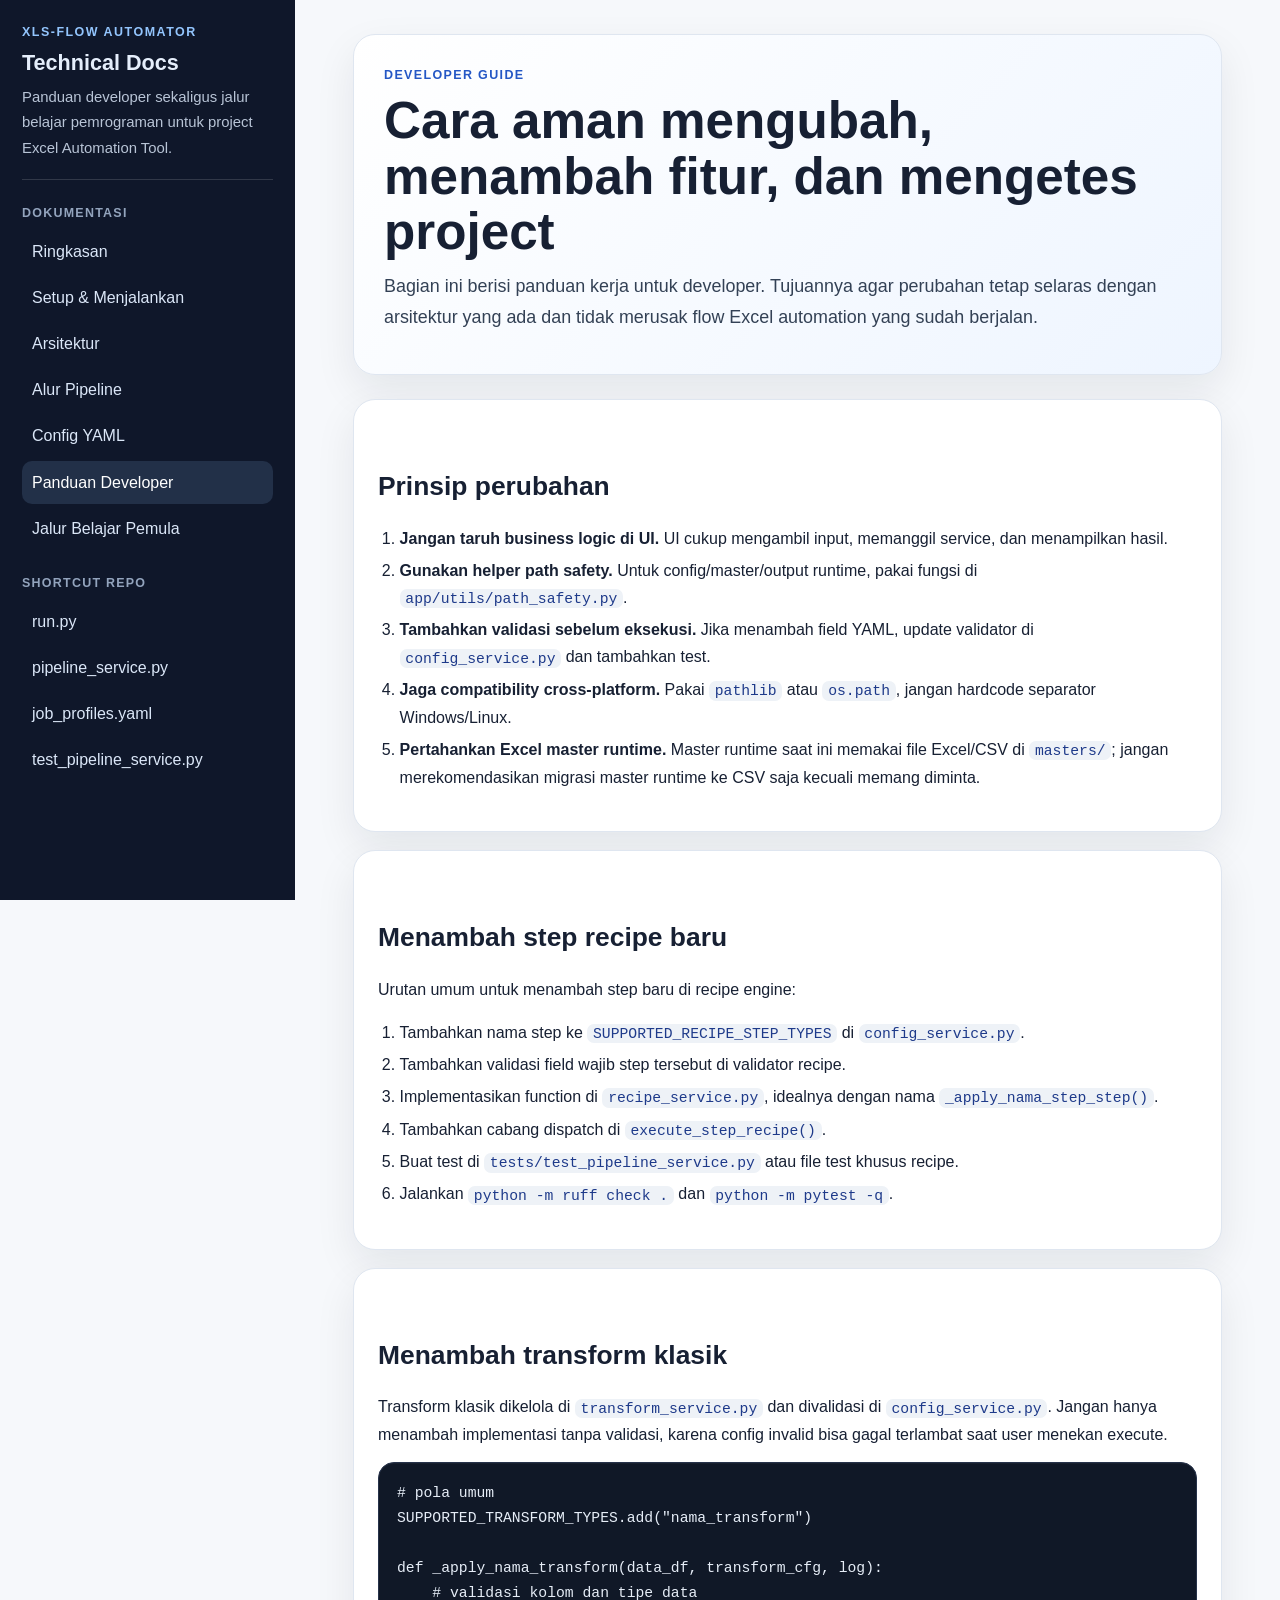
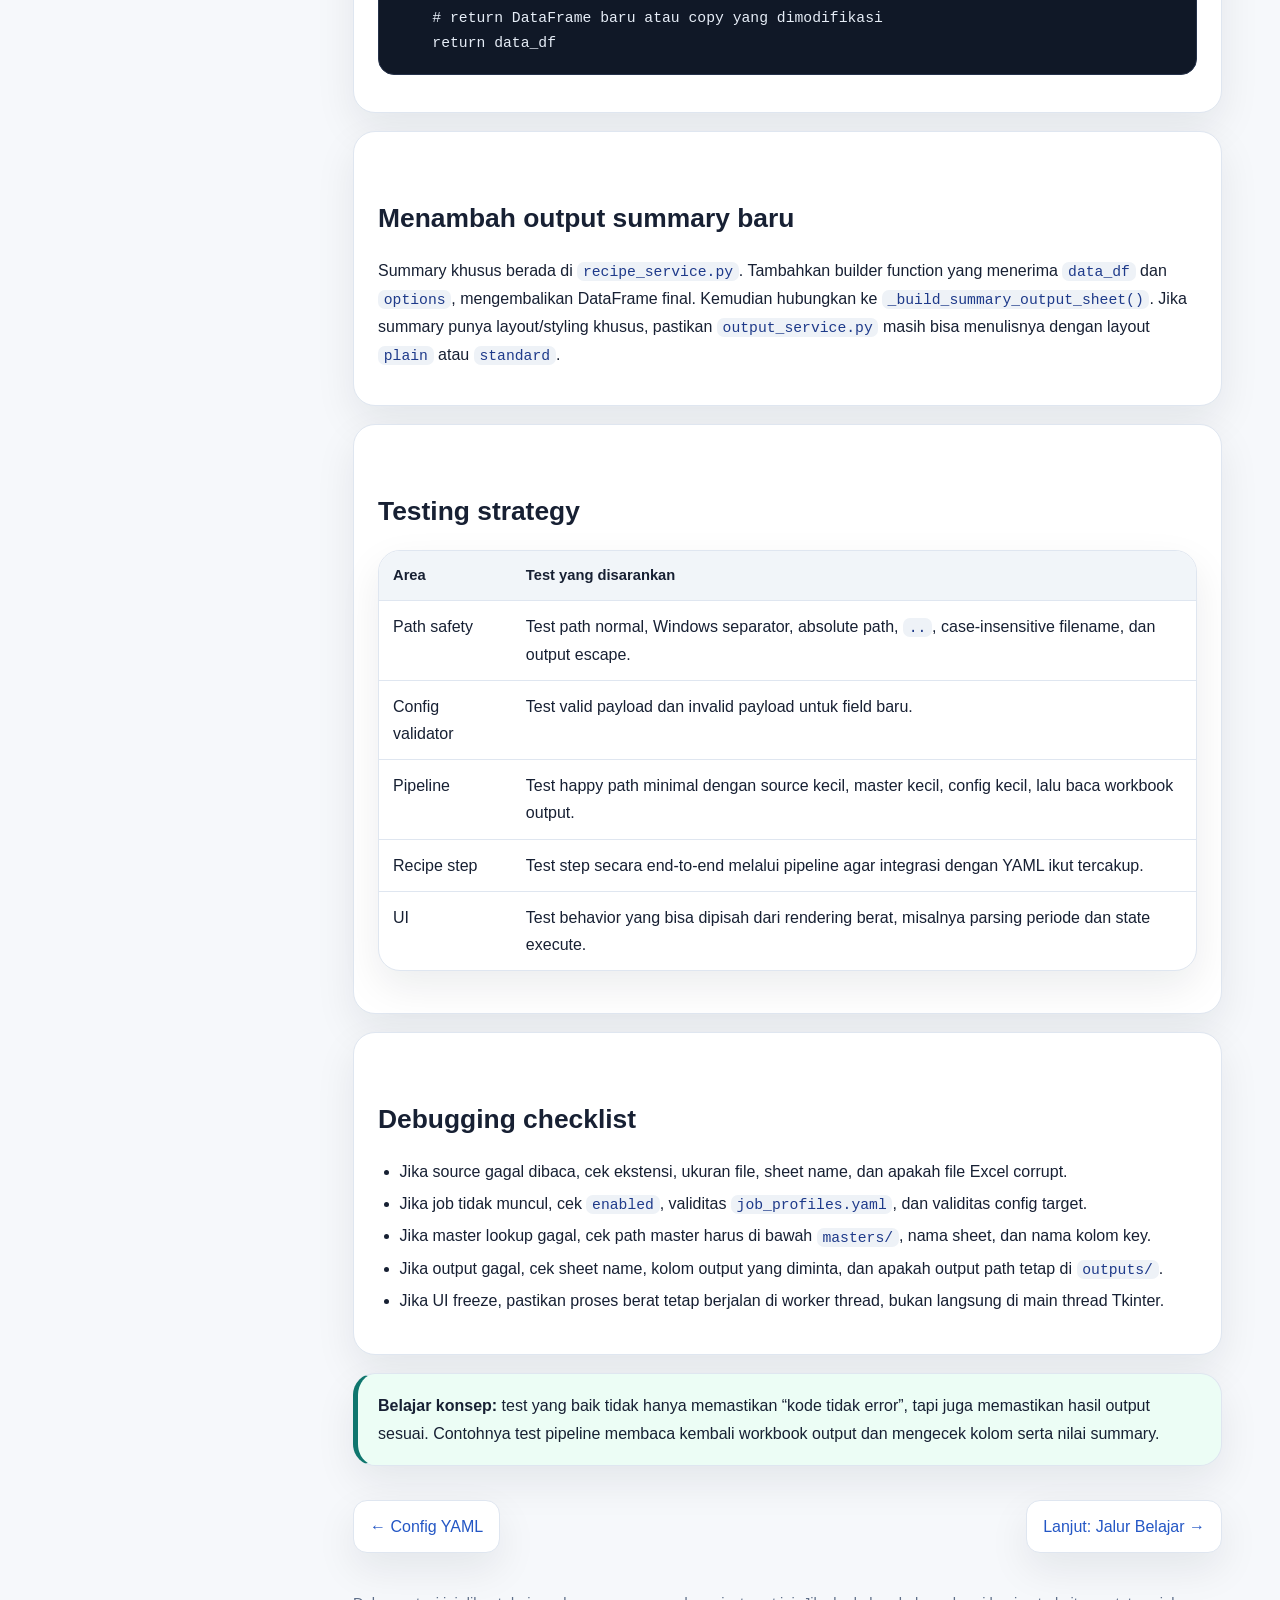
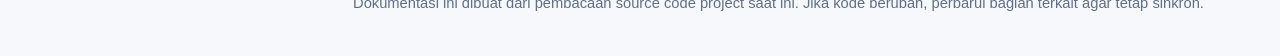
<file: technical-doc-developer/developer-guide.html>
<!doctype html><html lang="id"><head><meta charset="utf-8"><meta name="viewport" content="width=device-width, initial-scale=1"><title>Panduan Developer</title><link rel="stylesheet" href="assets/styles.css"></head><body><div class="layout">
<aside class="sidebar">
  <div class="brand"><div class="kicker">XLS-Flow Automator</div><h1>Technical Docs</h1><p>Panduan developer sekaligus jalur belajar pemrograman untuk project Excel Automation Tool.</p></div>
  <div class="nav-section"><h2>Dokumentasi</h2>
    <a href="index.html" >Ringkasan</a>
    <a href="getting-started.html" >Setup & Menjalankan</a>
    <a href="architecture.html" >Arsitektur</a>
    <a href="pipeline.html" >Alur Pipeline</a>
    <a href="config-yaml.html" >Config YAML</a>
    <a href="developer-guide.html" class="active">Panduan Developer</a>
    <a href="learning-path.html" >Jalur Belajar Pemula</a>
  </div>
  <div class="nav-section"><h2>Shortcut Repo</h2>
    <a href="../run.py">run.py</a>
    <a href="../app/services/pipeline_service.py">pipeline_service.py</a>
    <a href="../configs/job_profiles.yaml">job_profiles.yaml</a>
    <a href="../tests/test_pipeline_service.py">test_pipeline_service.py</a>
  </div>
</aside><main class="content">
<section class="hero"><div class="kicker">Developer guide</div><h1>Cara aman mengubah, menambah fitur, dan mengetes project</h1><p class="lead">Bagian ini berisi panduan kerja untuk developer. Tujuannya agar perubahan tetap selaras dengan arsitektur yang ada dan tidak merusak flow Excel automation yang sudah berjalan.</p></section>
<section class="card"><h2>Prinsip perubahan</h2><ol><li><strong>Jangan taruh business logic di UI.</strong> UI cukup mengambil input, memanggil service, dan menampilkan hasil.</li><li><strong>Gunakan helper path safety.</strong> Untuk config/master/output runtime, pakai fungsi di <code>app/utils/path_safety.py</code>.</li><li><strong>Tambahkan validasi sebelum eksekusi.</strong> Jika menambah field YAML, update validator di <code>config_service.py</code> dan tambahkan test.</li><li><strong>Jaga compatibility cross-platform.</strong> Pakai <code>pathlib</code> atau <code>os.path</code>, jangan hardcode separator Windows/Linux.</li><li><strong>Pertahankan Excel master runtime.</strong> Master runtime saat ini memakai file Excel/CSV di <code>masters/</code>; jangan merekomendasikan migrasi master runtime ke CSV saja kecuali memang diminta.</li></ol></section>
<section class="card"><h2>Menambah step recipe baru</h2><p>Urutan umum untuk menambah step baru di recipe engine:</p><ol><li>Tambahkan nama step ke <code>SUPPORTED_RECIPE_STEP_TYPES</code> di <code>config_service.py</code>.</li><li>Tambahkan validasi field wajib step tersebut di validator recipe.</li><li>Implementasikan function di <code>recipe_service.py</code>, idealnya dengan nama <code>_apply_nama_step_step()</code>.</li><li>Tambahkan cabang dispatch di <code>execute_step_recipe()</code>.</li><li>Buat test di <code>tests/test_pipeline_service.py</code> atau file test khusus recipe.</li><li>Jalankan <code>python -m ruff check .</code> dan <code>python -m pytest -q</code>.</li></ol></section>
<section class="card"><h2>Menambah transform klasik</h2><p>Transform klasik dikelola di <code>transform_service.py</code> dan divalidasi di <code>config_service.py</code>. Jangan hanya menambah implementasi tanpa validasi, karena config invalid bisa gagal terlambat saat user menekan execute.</p><pre><code># pola umum
SUPPORTED_TRANSFORM_TYPES.add("nama_transform")

def _apply_nama_transform(data_df, transform_cfg, log):
    # validasi kolom dan tipe data
    # return DataFrame baru atau copy yang dimodifikasi
    return data_df</code></pre></section>
<section class="card"><h2>Menambah output summary baru</h2><p>Summary khusus berada di <code>recipe_service.py</code>. Tambahkan builder function yang menerima <code>data_df</code> dan <code>options</code>, mengembalikan DataFrame final. Kemudian hubungkan ke <code>_build_summary_output_sheet()</code>. Jika summary punya layout/styling khusus, pastikan <code>output_service.py</code> masih bisa menulisnya dengan layout <code>plain</code> atau <code>standard</code>.</p></section>
<section class="card"><h2>Testing strategy</h2><table><tr><th>Area</th><th>Test yang disarankan</th></tr><tr><td>Path safety</td><td>Test path normal, Windows separator, absolute path, <code>..</code>, case-insensitive filename, dan output escape.</td></tr><tr><td>Config validator</td><td>Test valid payload dan invalid payload untuk field baru.</td></tr><tr><td>Pipeline</td><td>Test happy path minimal dengan source kecil, master kecil, config kecil, lalu baca workbook output.</td></tr><tr><td>Recipe step</td><td>Test step secara end-to-end melalui pipeline agar integrasi dengan YAML ikut tercakup.</td></tr><tr><td>UI</td><td>Test behavior yang bisa dipisah dari rendering berat, misalnya parsing periode dan state execute.</td></tr></table></section>
<section class="card"><h2>Debugging checklist</h2><ul><li>Jika source gagal dibaca, cek ekstensi, ukuran file, sheet name, dan apakah file Excel corrupt.</li><li>Jika job tidak muncul, cek <code>enabled</code>, validitas <code>job_profiles.yaml</code>, dan validitas config target.</li><li>Jika master lookup gagal, cek path master harus di bawah <code>masters/</code>, nama sheet, dan nama kolom key.</li><li>Jika output gagal, cek sheet name, kolom output yang diminta, dan apakah output path tetap di <code>outputs/</code>.</li><li>Jika UI freeze, pastikan proses berat tetap berjalan di worker thread, bukan langsung di main thread Tkinter.</li></ul></section>
<section class="callout learn"><strong>Belajar konsep:</strong> test yang baik tidak hanya memastikan “kode tidak error”, tapi juga memastikan hasil output sesuai. Contohnya test pipeline membaca kembali workbook output dan mengecek kolom serta nilai summary.</section>
<div class="next-prev"><a href="config-yaml.html">← Config YAML</a><a href="learning-path.html">Lanjut: Jalur Belajar →</a></div>
<div class="footer">Dokumentasi ini dibuat dari pembacaan source code project saat ini. Jika kode berubah, perbarui bagian terkait agar tetap sinkron.</div></main></div></body></html>
</file>
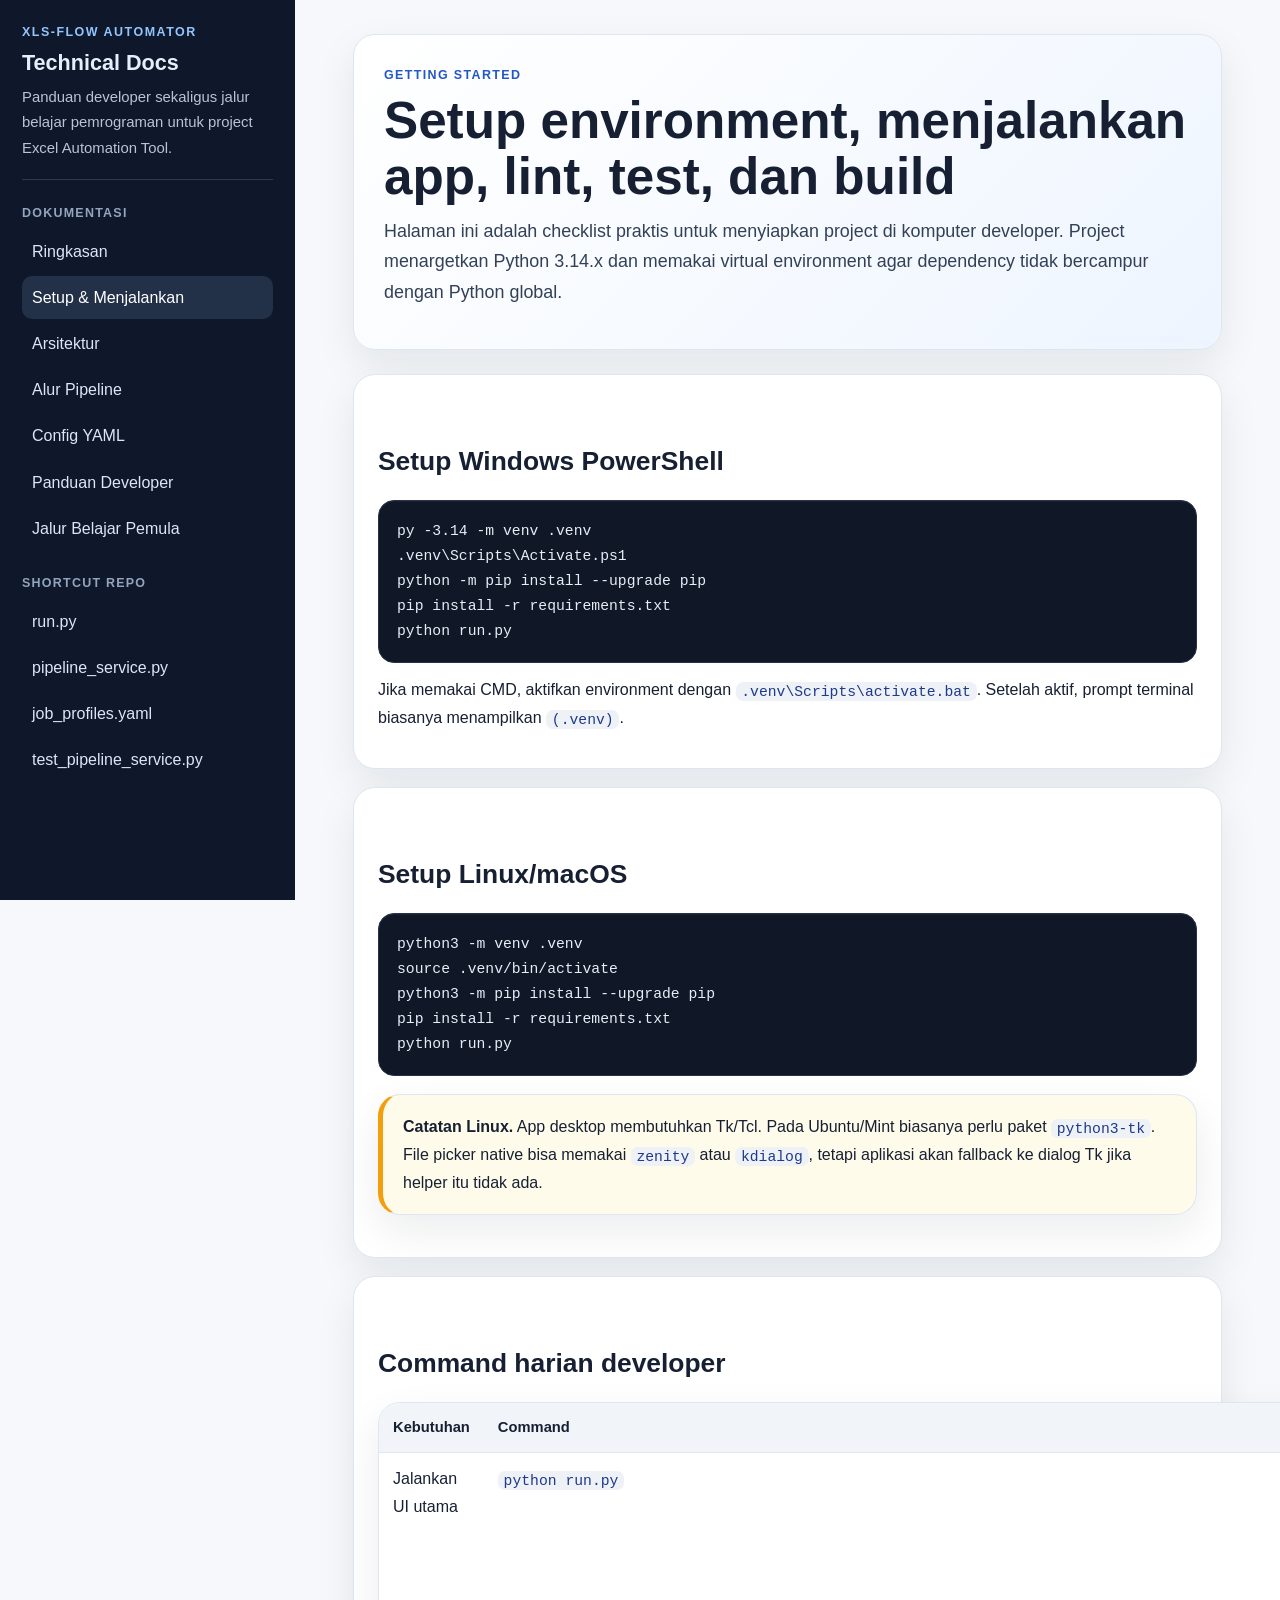
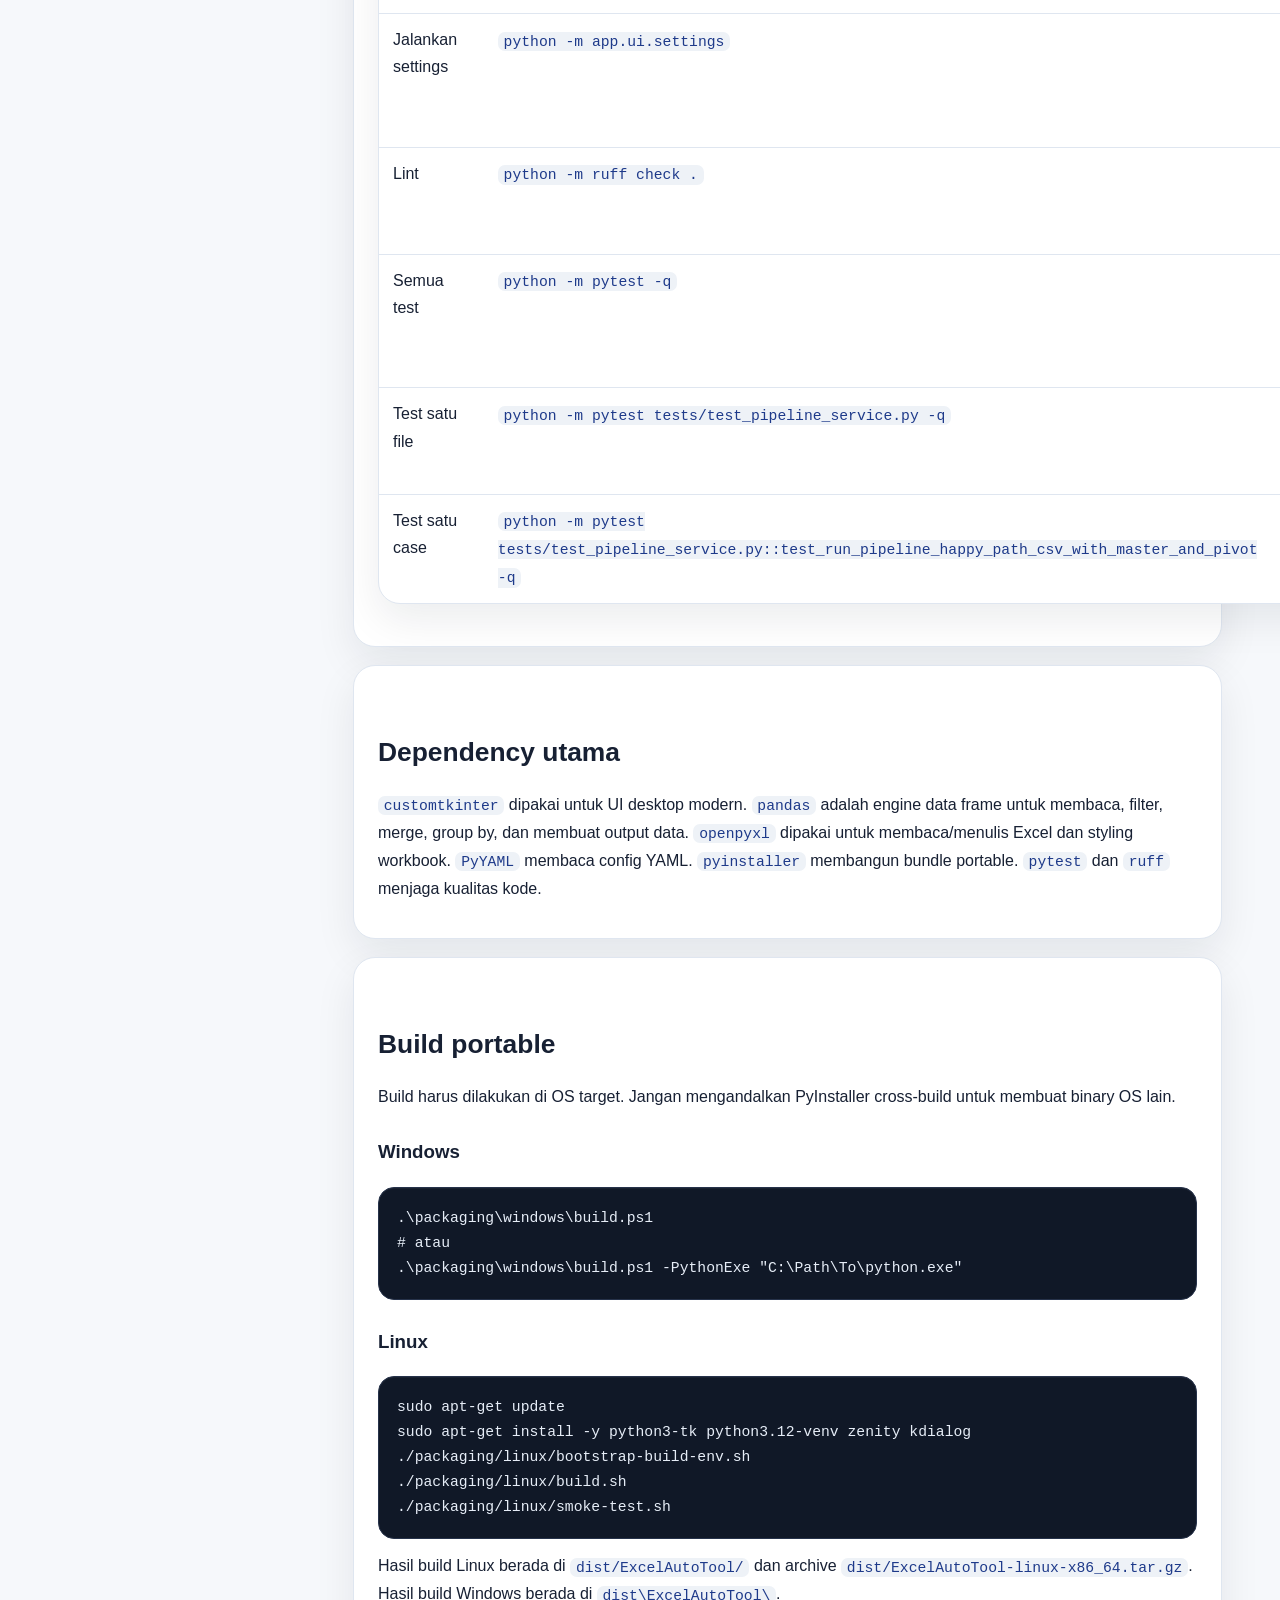
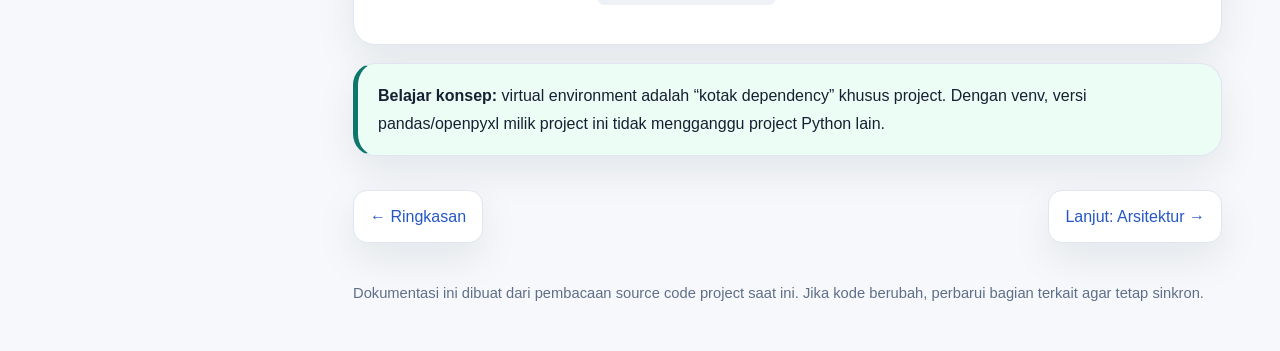
<file: technical-doc-developer/getting-started.html>
<!doctype html><html lang="id"><head><meta charset="utf-8"><meta name="viewport" content="width=device-width, initial-scale=1"><title>Setup dan Menjalankan</title><link rel="stylesheet" href="assets/styles.css"></head><body><div class="layout">
<aside class="sidebar">
  <div class="brand"><div class="kicker">XLS-Flow Automator</div><h1>Technical Docs</h1><p>Panduan developer sekaligus jalur belajar pemrograman untuk project Excel Automation Tool.</p></div>
  <div class="nav-section"><h2>Dokumentasi</h2>
    <a href="index.html" >Ringkasan</a>
    <a href="getting-started.html" class="active">Setup & Menjalankan</a>
    <a href="architecture.html" >Arsitektur</a>
    <a href="pipeline.html" >Alur Pipeline</a>
    <a href="config-yaml.html" >Config YAML</a>
    <a href="developer-guide.html" >Panduan Developer</a>
    <a href="learning-path.html" >Jalur Belajar Pemula</a>
  </div>
  <div class="nav-section"><h2>Shortcut Repo</h2>
    <a href="../run.py">run.py</a>
    <a href="../app/services/pipeline_service.py">pipeline_service.py</a>
    <a href="../configs/job_profiles.yaml">job_profiles.yaml</a>
    <a href="../tests/test_pipeline_service.py">test_pipeline_service.py</a>
  </div>
</aside><main class="content">
<section class="hero"><div class="kicker">Getting started</div><h1>Setup environment, menjalankan app, lint, test, dan build</h1><p class="lead">Halaman ini adalah checklist praktis untuk menyiapkan project di komputer developer. Project menargetkan Python 3.14.x dan memakai virtual environment agar dependency tidak bercampur dengan Python global.</p></section>
<section class="card"><h2>Setup Windows PowerShell</h2><pre><code>py -3.14 -m venv .venv
.venv\Scripts\Activate.ps1
python -m pip install --upgrade pip
pip install -r requirements.txt
python run.py</code></pre><p>Jika memakai CMD, aktifkan environment dengan <code>.venv\Scripts\activate.bat</code>. Setelah aktif, prompt terminal biasanya menampilkan <code>(.venv)</code>.</p></section>
<section class="card"><h2>Setup Linux/macOS</h2><pre><code>python3 -m venv .venv
source .venv/bin/activate
python3 -m pip install --upgrade pip
pip install -r requirements.txt
python run.py</code></pre><div class="callout warn"><strong>Catatan Linux.</strong> App desktop membutuhkan Tk/Tcl. Pada Ubuntu/Mint biasanya perlu paket <code>python3-tk</code>. File picker native bisa memakai <code>zenity</code> atau <code>kdialog</code>, tetapi aplikasi akan fallback ke dialog Tk jika helper itu tidak ada.</div></section>
<section class="card"><h2>Command harian developer</h2><table><tr><th>Kebutuhan</th><th>Command</th><th>Kapan dipakai</th></tr><tr><td>Jalankan UI utama</td><td><code>python run.py</code></td><td>Saat ingin mencoba flow user dari pilih source sampai output.</td></tr><tr><td>Jalankan settings</td><td><code>python -m app.ui.settings</code></td><td>Saat menguji manajemen job/config/master secara langsung.</td></tr><tr><td>Lint</td><td><code>python -m ruff check .</code></td><td>Sebelum commit atau setelah refactor.</td></tr><tr><td>Semua test</td><td><code>python -m pytest -q</code></td><td>Sebelum menganggap perubahan aman.</td></tr><tr><td>Test satu file</td><td><code>python -m pytest tests/test_pipeline_service.py -q</code></td><td>Saat sedang fokus di area pipeline.</td></tr><tr><td>Test satu case</td><td><code>python -m pytest tests/test_pipeline_service.py::test_run_pipeline_happy_path_csv_with_master_and_pivot -q</code></td><td>Saat debugging test tertentu.</td></tr></table></section>
<section class="card"><h2>Dependency utama</h2><p><code>customtkinter</code> dipakai untuk UI desktop modern. <code>pandas</code> adalah engine data frame untuk membaca, filter, merge, group by, dan membuat output data. <code>openpyxl</code> dipakai untuk membaca/menulis Excel dan styling workbook. <code>PyYAML</code> membaca config YAML. <code>pyinstaller</code> membangun bundle portable. <code>pytest</code> dan <code>ruff</code> menjaga kualitas kode.</p></section>
<section class="card"><h2>Build portable</h2><p>Build harus dilakukan di OS target. Jangan mengandalkan PyInstaller cross-build untuk membuat binary OS lain.</p><h3>Windows</h3><pre><code>.\packaging\windows\build.ps1
# atau
.\packaging\windows\build.ps1 -PythonExe "C:\Path\To\python.exe"</code></pre><h3>Linux</h3><pre><code>sudo apt-get update
sudo apt-get install -y python3-tk python3.12-venv zenity kdialog
./packaging/linux/bootstrap-build-env.sh
./packaging/linux/build.sh
./packaging/linux/smoke-test.sh</code></pre><p>Hasil build Linux berada di <code>dist/ExcelAutoTool/</code> dan archive <code>dist/ExcelAutoTool-linux-x86_64.tar.gz</code>. Hasil build Windows berada di <code>dist\ExcelAutoTool\</code>.</p></section>
<section class="callout learn"><strong>Belajar konsep:</strong> virtual environment adalah “kotak dependency” khusus project. Dengan venv, versi pandas/openpyxl milik project ini tidak mengganggu project Python lain.</section>
<div class="next-prev"><a href="index.html">← Ringkasan</a><a href="architecture.html">Lanjut: Arsitektur →</a></div>
<div class="footer">Dokumentasi ini dibuat dari pembacaan source code project saat ini. Jika kode berubah, perbarui bagian terkait agar tetap sinkron.</div></main></div></body></html>
</file>
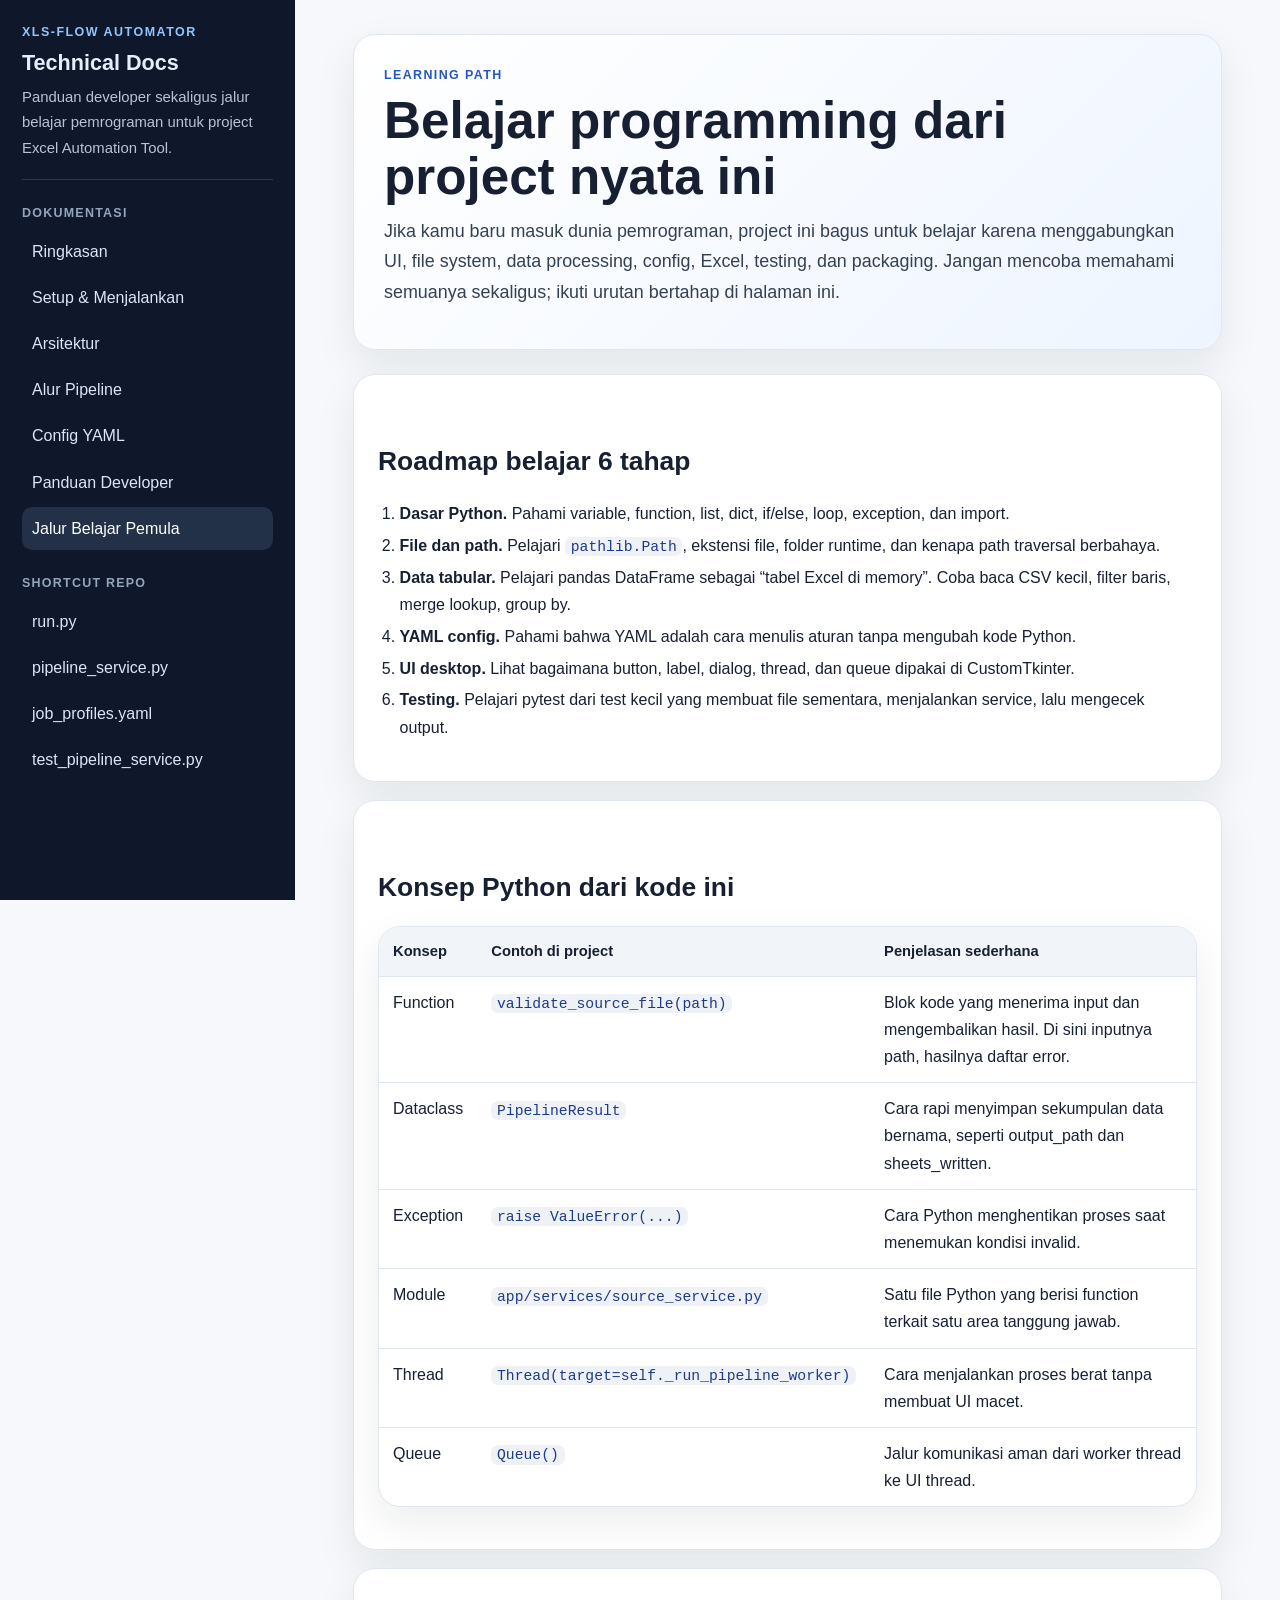
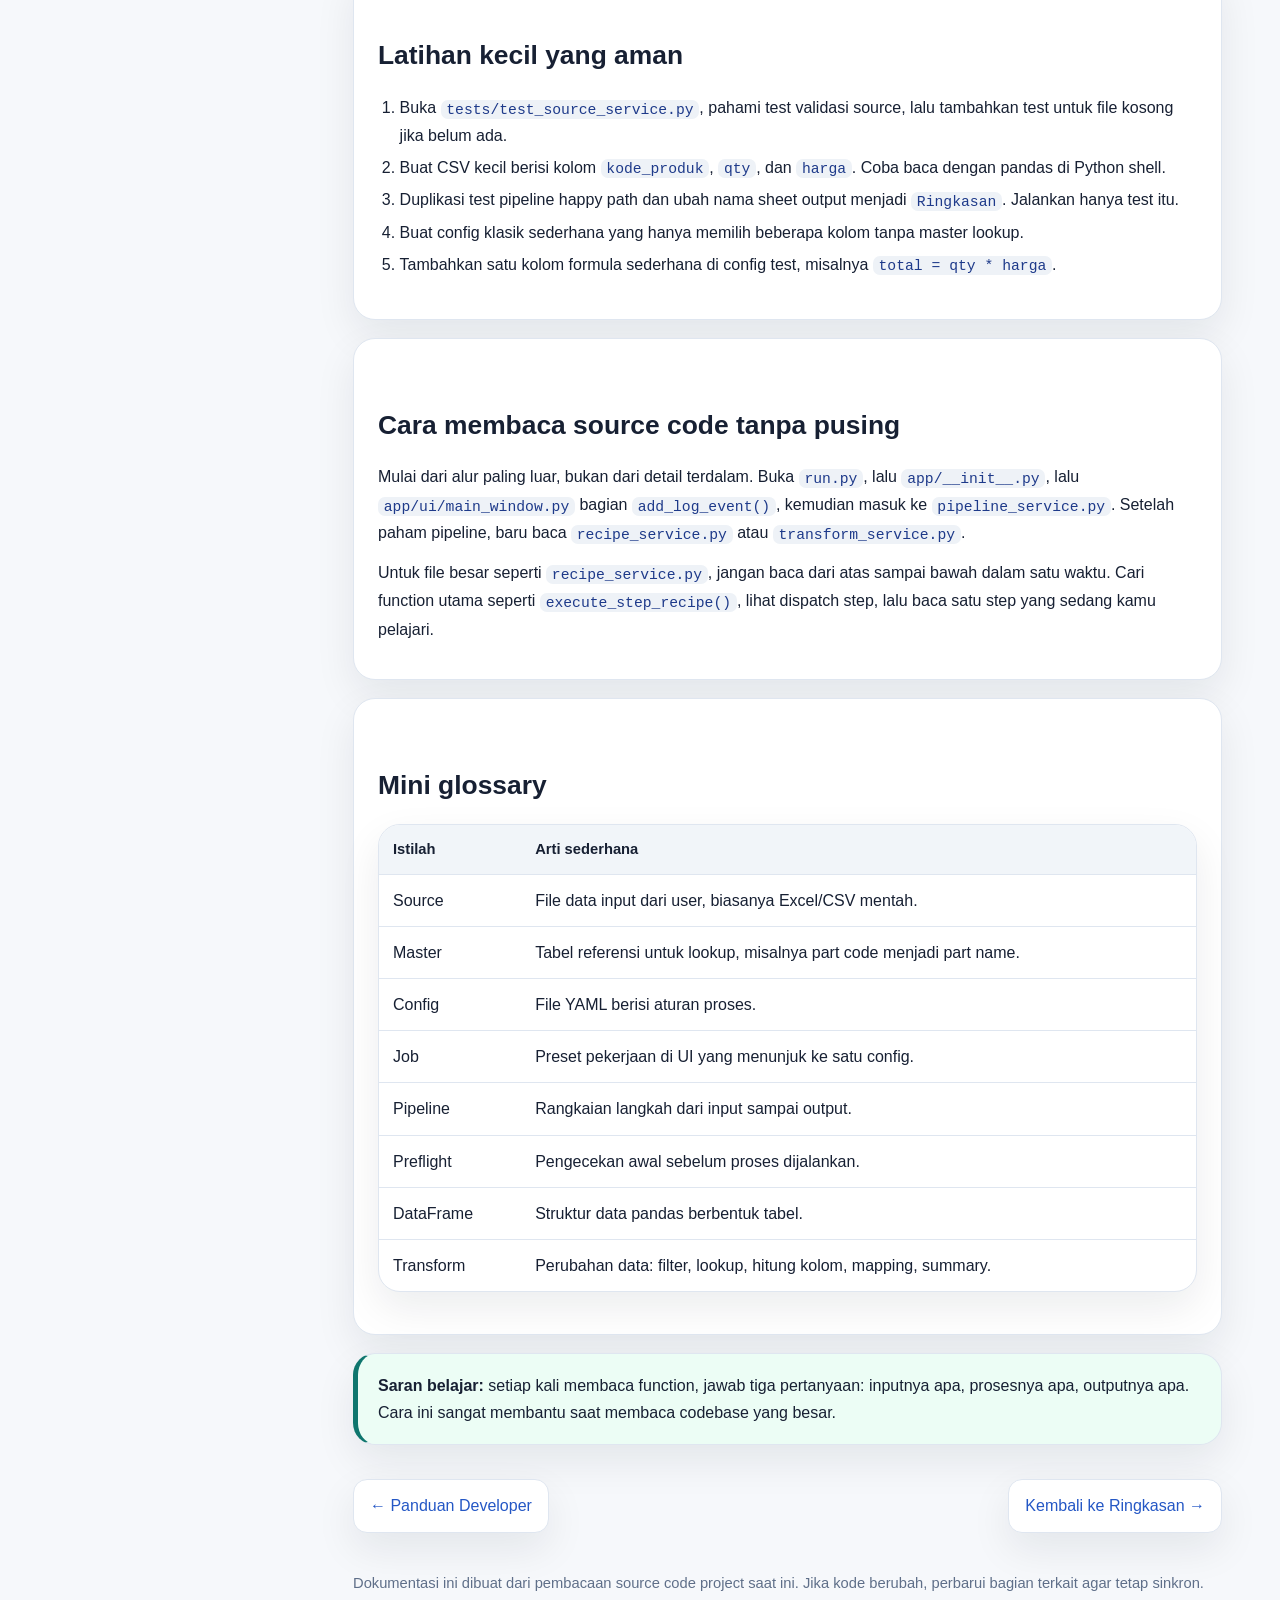
<file: technical-doc-developer/learning-path.html>
<!doctype html><html lang="id"><head><meta charset="utf-8"><meta name="viewport" content="width=device-width, initial-scale=1"><title>Jalur Belajar Pemula</title><link rel="stylesheet" href="assets/styles.css"></head><body><div class="layout">
<aside class="sidebar">
  <div class="brand"><div class="kicker">XLS-Flow Automator</div><h1>Technical Docs</h1><p>Panduan developer sekaligus jalur belajar pemrograman untuk project Excel Automation Tool.</p></div>
  <div class="nav-section"><h2>Dokumentasi</h2>
    <a href="index.html" >Ringkasan</a>
    <a href="getting-started.html" >Setup & Menjalankan</a>
    <a href="architecture.html" >Arsitektur</a>
    <a href="pipeline.html" >Alur Pipeline</a>
    <a href="config-yaml.html" >Config YAML</a>
    <a href="developer-guide.html" >Panduan Developer</a>
    <a href="learning-path.html" class="active">Jalur Belajar Pemula</a>
  </div>
  <div class="nav-section"><h2>Shortcut Repo</h2>
    <a href="../run.py">run.py</a>
    <a href="../app/services/pipeline_service.py">pipeline_service.py</a>
    <a href="../configs/job_profiles.yaml">job_profiles.yaml</a>
    <a href="../tests/test_pipeline_service.py">test_pipeline_service.py</a>
  </div>
</aside><main class="content">
<section class="hero"><div class="kicker">Learning path</div><h1>Belajar programming dari project nyata ini</h1><p class="lead">Jika kamu baru masuk dunia pemrograman, project ini bagus untuk belajar karena menggabungkan UI, file system, data processing, config, Excel, testing, dan packaging. Jangan mencoba memahami semuanya sekaligus; ikuti urutan bertahap di halaman ini.</p></section>
<section class="card"><h2>Roadmap belajar 6 tahap</h2><ol><li><strong>Dasar Python.</strong> Pahami variable, function, list, dict, if/else, loop, exception, dan import.</li><li><strong>File dan path.</strong> Pelajari <code>pathlib.Path</code>, ekstensi file, folder runtime, dan kenapa path traversal berbahaya.</li><li><strong>Data tabular.</strong> Pelajari pandas DataFrame sebagai “tabel Excel di memory”. Coba baca CSV kecil, filter baris, merge lookup, group by.</li><li><strong>YAML config.</strong> Pahami bahwa YAML adalah cara menulis aturan tanpa mengubah kode Python.</li><li><strong>UI desktop.</strong> Lihat bagaimana button, label, dialog, thread, dan queue dipakai di CustomTkinter.</li><li><strong>Testing.</strong> Pelajari pytest dari test kecil yang membuat file sementara, menjalankan service, lalu mengecek output.</li></ol></section>
<section class="card"><h2>Konsep Python dari kode ini</h2><table><tr><th>Konsep</th><th>Contoh di project</th><th>Penjelasan sederhana</th></tr><tr><td>Function</td><td><code>validate_source_file(path)</code></td><td>Blok kode yang menerima input dan mengembalikan hasil. Di sini inputnya path, hasilnya daftar error.</td></tr><tr><td>Dataclass</td><td><code>PipelineResult</code></td><td>Cara rapi menyimpan sekumpulan data bernama, seperti output_path dan sheets_written.</td></tr><tr><td>Exception</td><td><code>raise ValueError(...)</code></td><td>Cara Python menghentikan proses saat menemukan kondisi invalid.</td></tr><tr><td>Module</td><td><code>app/services/source_service.py</code></td><td>Satu file Python yang berisi function terkait satu area tanggung jawab.</td></tr><tr><td>Thread</td><td><code>Thread(target=self._run_pipeline_worker)</code></td><td>Cara menjalankan proses berat tanpa membuat UI macet.</td></tr><tr><td>Queue</td><td><code>Queue()</code></td><td>Jalur komunikasi aman dari worker thread ke UI thread.</td></tr></table></section>
<section class="card"><h2>Latihan kecil yang aman</h2><ol><li>Buka <code>tests/test_source_service.py</code>, pahami test validasi source, lalu tambahkan test untuk file kosong jika belum ada.</li><li>Buat CSV kecil berisi kolom <code>kode_produk</code>, <code>qty</code>, dan <code>harga</code>. Coba baca dengan pandas di Python shell.</li><li>Duplikasi test pipeline happy path dan ubah nama sheet output menjadi <code>Ringkasan</code>. Jalankan hanya test itu.</li><li>Buat config klasik sederhana yang hanya memilih beberapa kolom tanpa master lookup.</li><li>Tambahkan satu kolom formula sederhana di config test, misalnya <code>total = qty * harga</code>.</li></ol></section>
<section class="card"><h2>Cara membaca source code tanpa pusing</h2><p>Mulai dari alur paling luar, bukan dari detail terdalam. Buka <code>run.py</code>, lalu <code>app/__init__.py</code>, lalu <code>app/ui/main_window.py</code> bagian <code>add_log_event()</code>, kemudian masuk ke <code>pipeline_service.py</code>. Setelah paham pipeline, baru baca <code>recipe_service.py</code> atau <code>transform_service.py</code>.</p><p>Untuk file besar seperti <code>recipe_service.py</code>, jangan baca dari atas sampai bawah dalam satu waktu. Cari function utama seperti <code>execute_step_recipe()</code>, lihat dispatch step, lalu baca satu step yang sedang kamu pelajari.</p></section>
<section class="card"><h2>Mini glossary</h2><table><tr><th>Istilah</th><th>Arti sederhana</th></tr><tr><td>Source</td><td>File data input dari user, biasanya Excel/CSV mentah.</td></tr><tr><td>Master</td><td>Tabel referensi untuk lookup, misalnya part code menjadi part name.</td></tr><tr><td>Config</td><td>File YAML berisi aturan proses.</td></tr><tr><td>Job</td><td>Preset pekerjaan di UI yang menunjuk ke satu config.</td></tr><tr><td>Pipeline</td><td>Rangkaian langkah dari input sampai output.</td></tr><tr><td>Preflight</td><td>Pengecekan awal sebelum proses dijalankan.</td></tr><tr><td>DataFrame</td><td>Struktur data pandas berbentuk tabel.</td></tr><tr><td>Transform</td><td>Perubahan data: filter, lookup, hitung kolom, mapping, summary.</td></tr></table></section>
<section class="callout learn"><strong>Saran belajar:</strong> setiap kali membaca function, jawab tiga pertanyaan: inputnya apa, prosesnya apa, outputnya apa. Cara ini sangat membantu saat membaca codebase yang besar.</section>
<div class="next-prev"><a href="developer-guide.html">← Panduan Developer</a><a href="index.html">Kembali ke Ringkasan →</a></div>
<div class="footer">Dokumentasi ini dibuat dari pembacaan source code project saat ini. Jika kode berubah, perbarui bagian terkait agar tetap sinkron.</div></main></div></body></html>
</file>
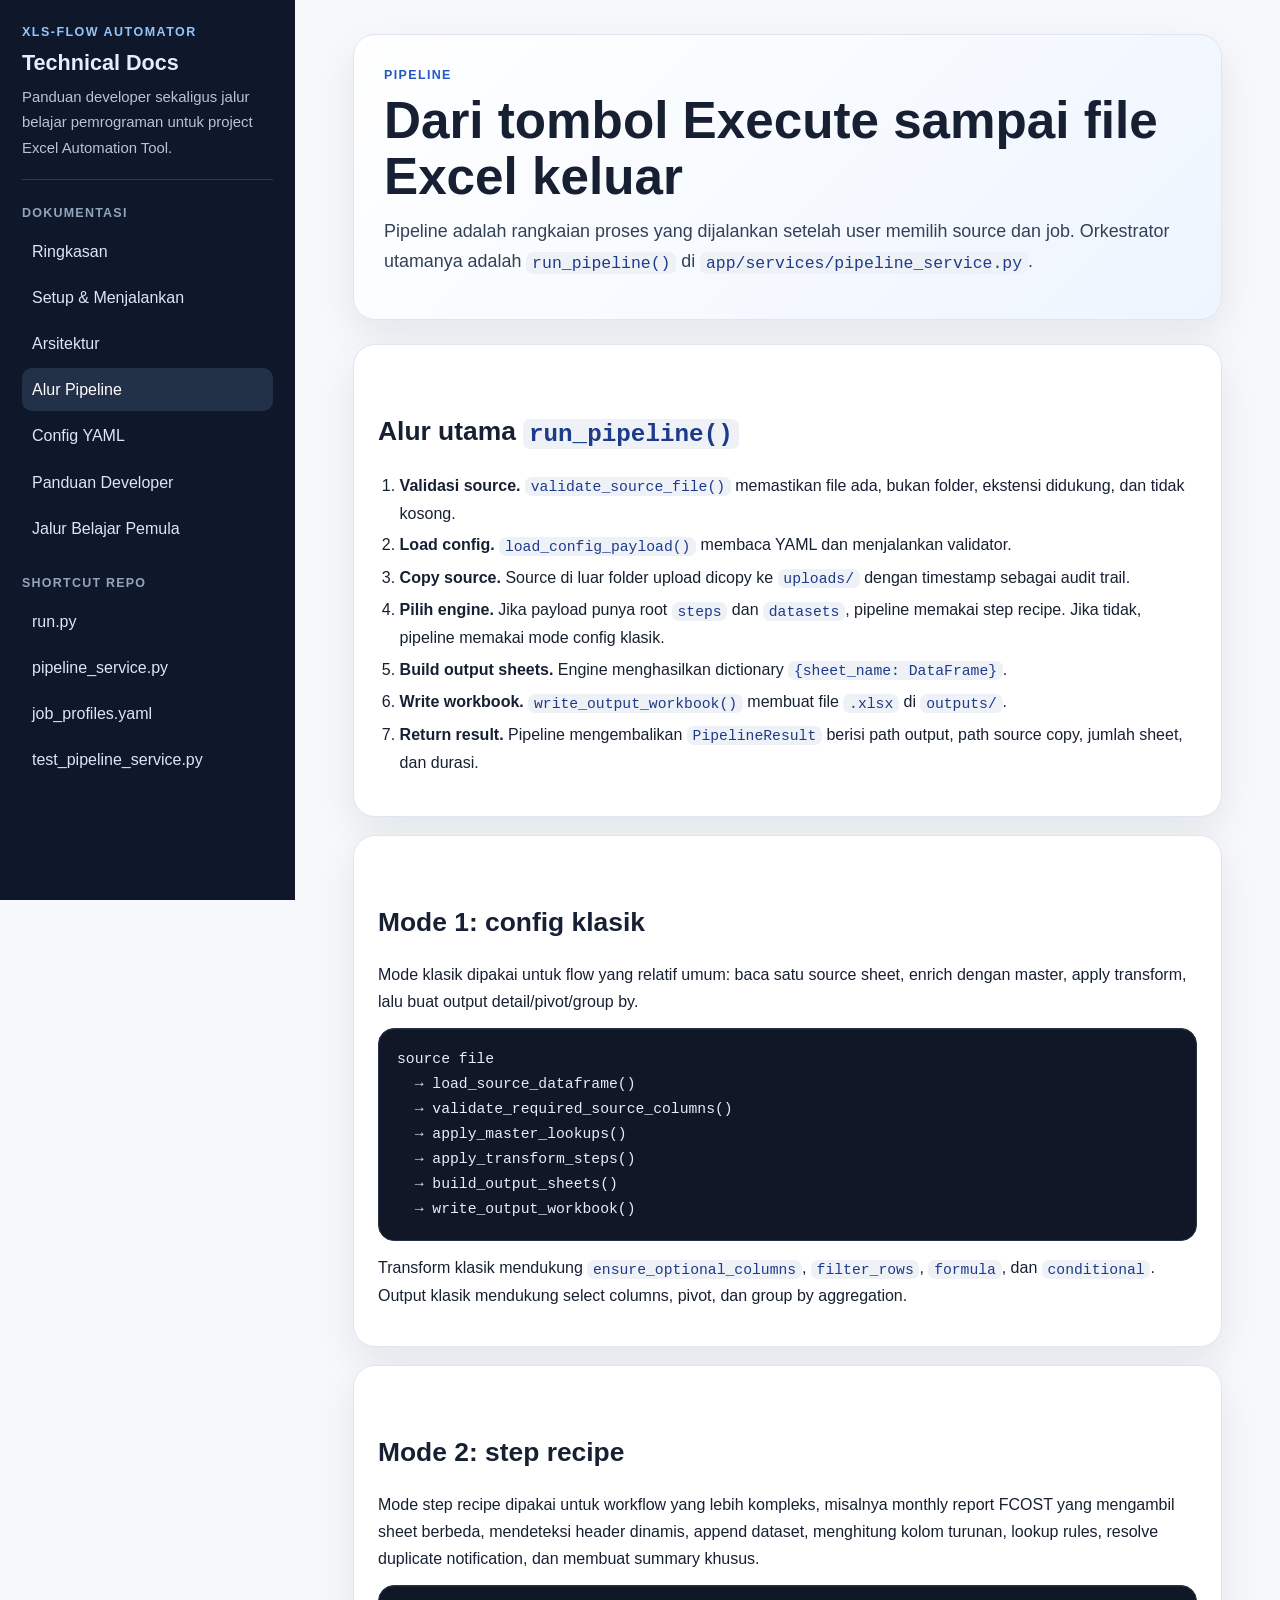
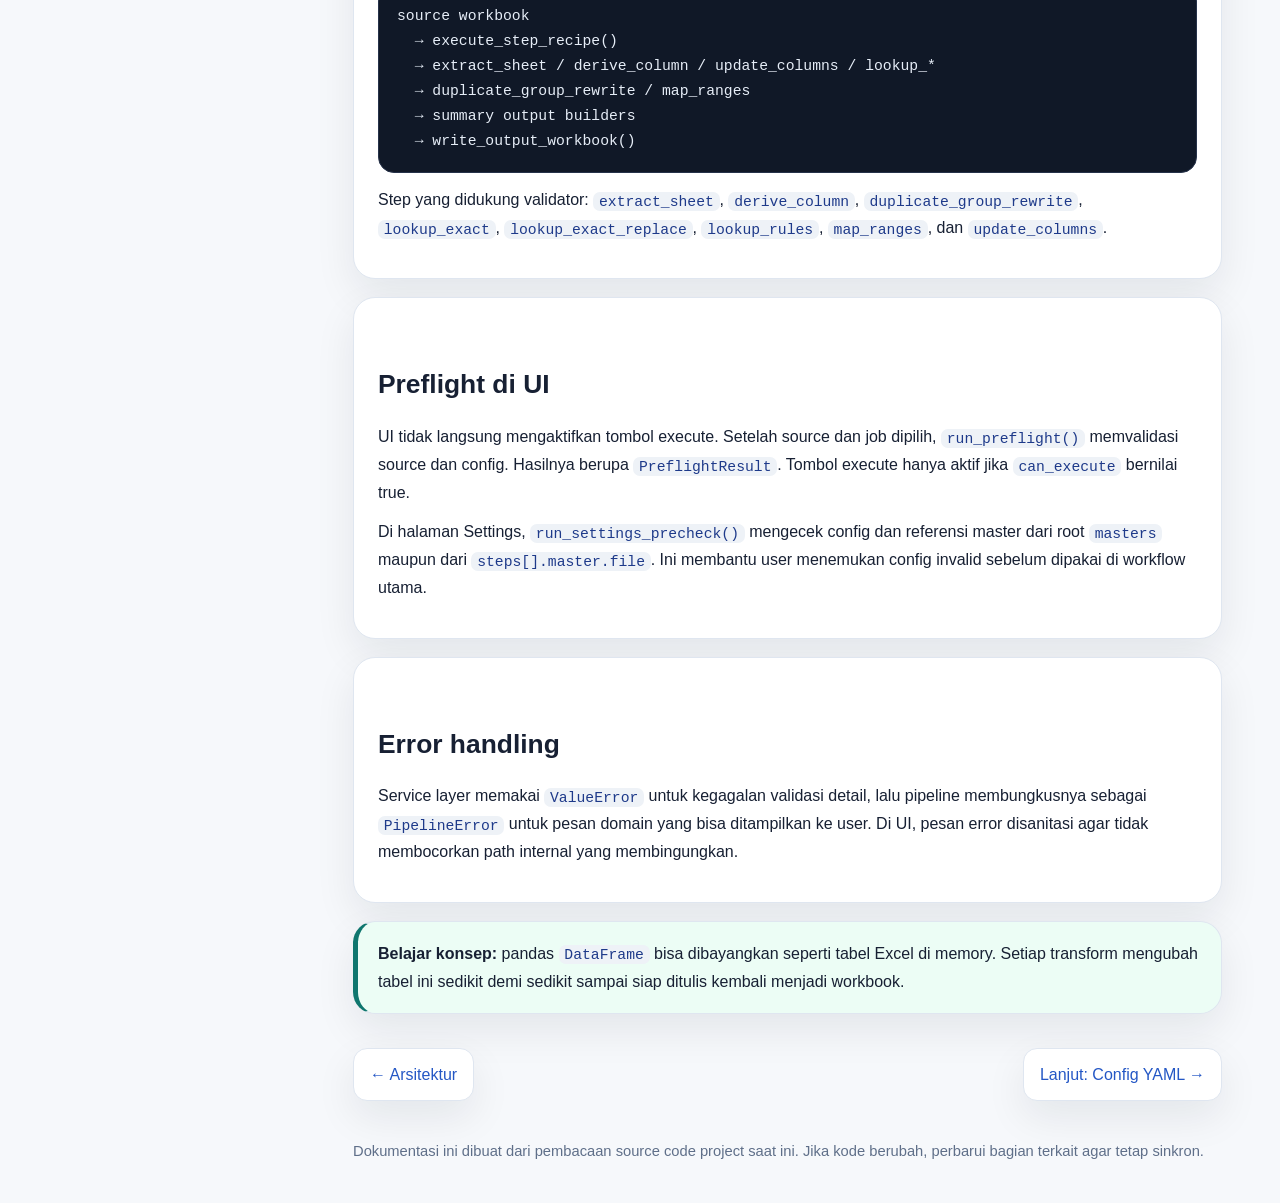
<file: technical-doc-developer/pipeline.html>
<!doctype html><html lang="id"><head><meta charset="utf-8"><meta name="viewport" content="width=device-width, initial-scale=1"><title>Alur Pipeline</title><link rel="stylesheet" href="assets/styles.css"></head><body><div class="layout">
<aside class="sidebar">
  <div class="brand"><div class="kicker">XLS-Flow Automator</div><h1>Technical Docs</h1><p>Panduan developer sekaligus jalur belajar pemrograman untuk project Excel Automation Tool.</p></div>
  <div class="nav-section"><h2>Dokumentasi</h2>
    <a href="index.html" >Ringkasan</a>
    <a href="getting-started.html" >Setup & Menjalankan</a>
    <a href="architecture.html" >Arsitektur</a>
    <a href="pipeline.html" class="active">Alur Pipeline</a>
    <a href="config-yaml.html" >Config YAML</a>
    <a href="developer-guide.html" >Panduan Developer</a>
    <a href="learning-path.html" >Jalur Belajar Pemula</a>
  </div>
  <div class="nav-section"><h2>Shortcut Repo</h2>
    <a href="../run.py">run.py</a>
    <a href="../app/services/pipeline_service.py">pipeline_service.py</a>
    <a href="../configs/job_profiles.yaml">job_profiles.yaml</a>
    <a href="../tests/test_pipeline_service.py">test_pipeline_service.py</a>
  </div>
</aside><main class="content">
<section class="hero"><div class="kicker">Pipeline</div><h1>Dari tombol Execute sampai file Excel keluar</h1><p class="lead">Pipeline adalah rangkaian proses yang dijalankan setelah user memilih source dan job. Orkestrator utamanya adalah <code>run_pipeline()</code> di <code>app/services/pipeline_service.py</code>.</p></section>
<section class="card"><h2>Alur utama <code>run_pipeline()</code></h2><ol><li><strong>Validasi source.</strong> <code>validate_source_file()</code> memastikan file ada, bukan folder, ekstensi didukung, dan tidak kosong.</li><li><strong>Load config.</strong> <code>load_config_payload()</code> membaca YAML dan menjalankan validator.</li><li><strong>Copy source.</strong> Source di luar folder upload dicopy ke <code>uploads/</code> dengan timestamp sebagai audit trail.</li><li><strong>Pilih engine.</strong> Jika payload punya root <code>steps</code> dan <code>datasets</code>, pipeline memakai step recipe. Jika tidak, pipeline memakai mode config klasik.</li><li><strong>Build output sheets.</strong> Engine menghasilkan dictionary <code>{sheet_name: DataFrame}</code>.</li><li><strong>Write workbook.</strong> <code>write_output_workbook()</code> membuat file <code>.xlsx</code> di <code>outputs/</code>.</li><li><strong>Return result.</strong> Pipeline mengembalikan <code>PipelineResult</code> berisi path output, path source copy, jumlah sheet, dan durasi.</li></ol></section>
<section class="card"><h2>Mode 1: config klasik</h2><p>Mode klasik dipakai untuk flow yang relatif umum: baca satu source sheet, enrich dengan master, apply transform, lalu buat output detail/pivot/group by.</p><pre><code>source file
  → load_source_dataframe()
  → validate_required_source_columns()
  → apply_master_lookups()
  → apply_transform_steps()
  → build_output_sheets()
  → write_output_workbook()</code></pre><p>Transform klasik mendukung <code>ensure_optional_columns</code>, <code>filter_rows</code>, <code>formula</code>, dan <code>conditional</code>. Output klasik mendukung select columns, pivot, dan group by aggregation.</p></section>
<section class="card"><h2>Mode 2: step recipe</h2><p>Mode step recipe dipakai untuk workflow yang lebih kompleks, misalnya monthly report FCOST yang mengambil sheet berbeda, mendeteksi header dinamis, append dataset, menghitung kolom turunan, lookup rules, resolve duplicate notification, dan membuat summary khusus.</p><pre><code>source workbook
  → execute_step_recipe()
  → extract_sheet / derive_column / update_columns / lookup_*
  → duplicate_group_rewrite / map_ranges
  → summary output builders
  → write_output_workbook()</code></pre><p>Step yang didukung validator: <code>extract_sheet</code>, <code>derive_column</code>, <code>duplicate_group_rewrite</code>, <code>lookup_exact</code>, <code>lookup_exact_replace</code>, <code>lookup_rules</code>, <code>map_ranges</code>, dan <code>update_columns</code>.</p></section>
<section class="card"><h2>Preflight di UI</h2><p>UI tidak langsung mengaktifkan tombol execute. Setelah source dan job dipilih, <code>run_preflight()</code> memvalidasi source dan config. Hasilnya berupa <code>PreflightResult</code>. Tombol execute hanya aktif jika <code>can_execute</code> bernilai true.</p><p>Di halaman Settings, <code>run_settings_precheck()</code> mengecek config dan referensi master dari root <code>masters</code> maupun dari <code>steps[].master.file</code>. Ini membantu user menemukan config invalid sebelum dipakai di workflow utama.</p></section>
<section class="card"><h2>Error handling</h2><p>Service layer memakai <code>ValueError</code> untuk kegagalan validasi detail, lalu pipeline membungkusnya sebagai <code>PipelineError</code> untuk pesan domain yang bisa ditampilkan ke user. Di UI, pesan error disanitasi agar tidak membocorkan path internal yang membingungkan.</p></section>
<section class="callout learn"><strong>Belajar konsep:</strong> pandas <code>DataFrame</code> bisa dibayangkan seperti tabel Excel di memory. Setiap transform mengubah tabel ini sedikit demi sedikit sampai siap ditulis kembali menjadi workbook.</section>
<div class="next-prev"><a href="architecture.html">← Arsitektur</a><a href="config-yaml.html">Lanjut: Config YAML →</a></div>
<div class="footer">Dokumentasi ini dibuat dari pembacaan source code project saat ini. Jika kode berubah, perbarui bagian terkait agar tetap sinkron.</div></main></div></body></html>
</file>
<file: technical-doc-developer/assets/styles.css>
:root {
  --bg: #f6f8fb;
  --paper: #ffffff;
  --ink: #172033;
  --muted: #5f6f89;
  --line: #dfe6f0;
  --brand: #2457c5;
  --brand-soft: #eaf1ff;
  --accent: #0f766e;
  --warn: #9a5b00;
  --code-bg: #101827;
  --code-fg: #e6edf7;
  --shadow: 0 16px 40px rgba(16, 24, 39, .08);
}
* { box-sizing: border-box; }
html { scroll-behavior: smooth; }
body { margin: 0; background: var(--bg); color: var(--ink); font-family: Inter, Segoe UI, Arial, sans-serif; line-height: 1.7; }
a { color: var(--brand); text-decoration: none; }
a:hover { text-decoration: underline; }
.layout { display: grid; grid-template-columns: 295px minmax(0, 1fr); min-height: 100vh; }
.sidebar { position: sticky; top: 0; height: 100vh; overflow: auto; padding: 22px; background: #0f172a; color: #e5eefb; }
.brand { padding-bottom: 18px; border-bottom: 1px solid rgba(255,255,255,.14); margin-bottom: 18px; }
.brand .kicker { color: #93c5fd; font-size: .78rem; font-weight: 800; letter-spacing: .12em; text-transform: uppercase; }
.brand h1 { margin: 7px 0 8px; font-size: 1.35rem; line-height: 1.25; }
.brand p { margin: 0; color: #b8c4d6; font-size: .93rem; }
.nav-section { margin: 18px 0; }
.nav-section h2 { font-size: .78rem; color: #93a4bd; letter-spacing: .1em; text-transform: uppercase; margin: 0 0 8px; }
.nav-section a { display: block; color: #dbe7f8; padding: 8px 10px; border-radius: 10px; margin: 3px 0; }
.nav-section a:hover, .nav-section a.active { background: rgba(147,197,253,.14); text-decoration: none; color: #fff; }
.content { padding: 34px min(5vw, 58px) 54px; max-width: 1180px; width: 100%; }
.hero, .card, .callout, .grid-card, table { background: var(--paper); border: 1px solid var(--line); border-radius: 22px; box-shadow: var(--shadow); }
.hero { padding: 30px; margin-bottom: 24px; background: linear-gradient(135deg, #fff, #eef5ff); }
.hero .kicker, .eyebrow { color: var(--brand); font-size: .78rem; font-weight: 800; letter-spacing: .11em; text-transform: uppercase; }
h1 { margin: 7px 0 12px; font-size: clamp(2rem, 4vw, 3.35rem); line-height: 1.08; }
h2 { margin-top: 38px; padding-top: 8px; font-size: 1.65rem; line-height: 1.25; }
h3 { margin-top: 26px; font-size: 1.17rem; }
p { margin: 12px 0; }
.lead { font-size: 1.12rem; color: #334155; max-width: 880px; }
.card { padding: 24px; margin: 18px 0; }
.callout { padding: 18px 20px; margin: 18px 0; border-left: 5px solid var(--brand); background: #fbfdff; }
.callout.warn { border-left-color: #f59e0b; background: #fffbeb; }
.callout.learn { border-left-color: var(--accent); background: #ecfdf5; }
.grid { display: grid; gap: 16px; grid-template-columns: repeat(auto-fit, minmax(230px, 1fr)); margin: 18px 0; }
.grid-card { padding: 18px; }
.grid-card h3 { margin-top: 0; }
ul, ol { padding-left: 1.35rem; }
li { margin: .28rem 0; }
code { background: #eef2f7; color: #1e3a8a; padding: .1rem .36rem; border-radius: 7px; font-family: Consolas, Monaco, monospace; font-size: .92em; }
pre { background: var(--code-bg); color: var(--code-fg); padding: 18px; border-radius: 16px; overflow: auto; border: 1px solid #26324a; box-shadow: inset 0 1px 0 rgba(255,255,255,.04); }
pre code { background: transparent; color: inherit; padding: 0; }
table { width: 100%; border-collapse: separate; border-spacing: 0; overflow: hidden; margin: 18px 0; }
th, td { padding: 12px 14px; border-bottom: 1px solid var(--line); vertical-align: top; }
th { background: #f1f5f9; text-align: left; font-size: .92rem; }
tr:last-child td { border-bottom: 0; }
.flow { display: grid; gap: 10px; margin: 16px 0; }
.flow div { padding: 13px 15px; background: #f8fbff; border: 1px solid var(--line); border-radius: 14px; }
.next-prev { display: flex; justify-content: space-between; gap: 12px; margin-top: 34px; }
.next-prev a { padding: 12px 16px; border: 1px solid var(--line); border-radius: 14px; background: white; box-shadow: var(--shadow); }
.footer { margin-top: 38px; color: var(--muted); font-size: .92rem; }
.badge { display: inline-block; padding: 3px 9px; border-radius: 999px; background: var(--brand-soft); color: var(--brand); font-weight: 700; font-size: .78rem; margin-right: 6px; }
@media (max-width: 860px) { .layout { grid-template-columns: 1fr; } .sidebar { position: relative; height: auto; } .content { padding: 22px; } .next-prev { flex-direction: column; } }
</file>
